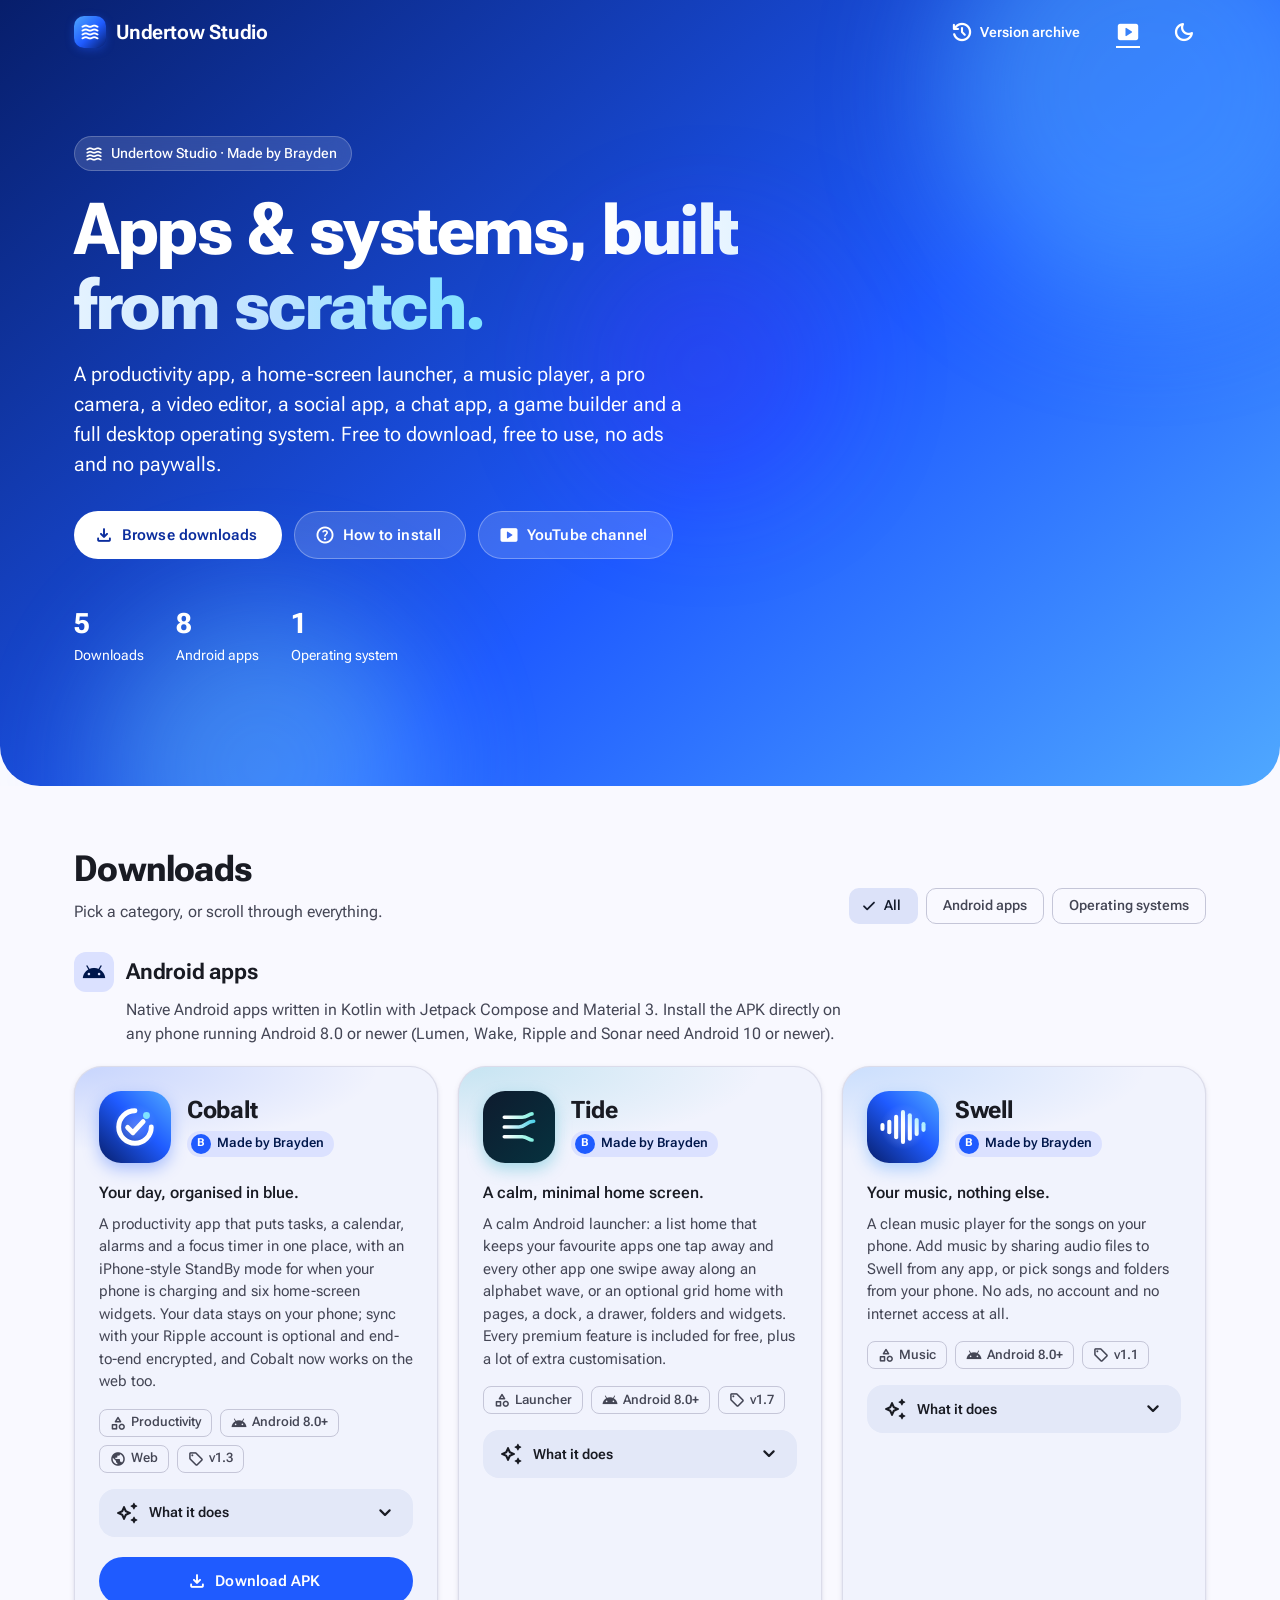
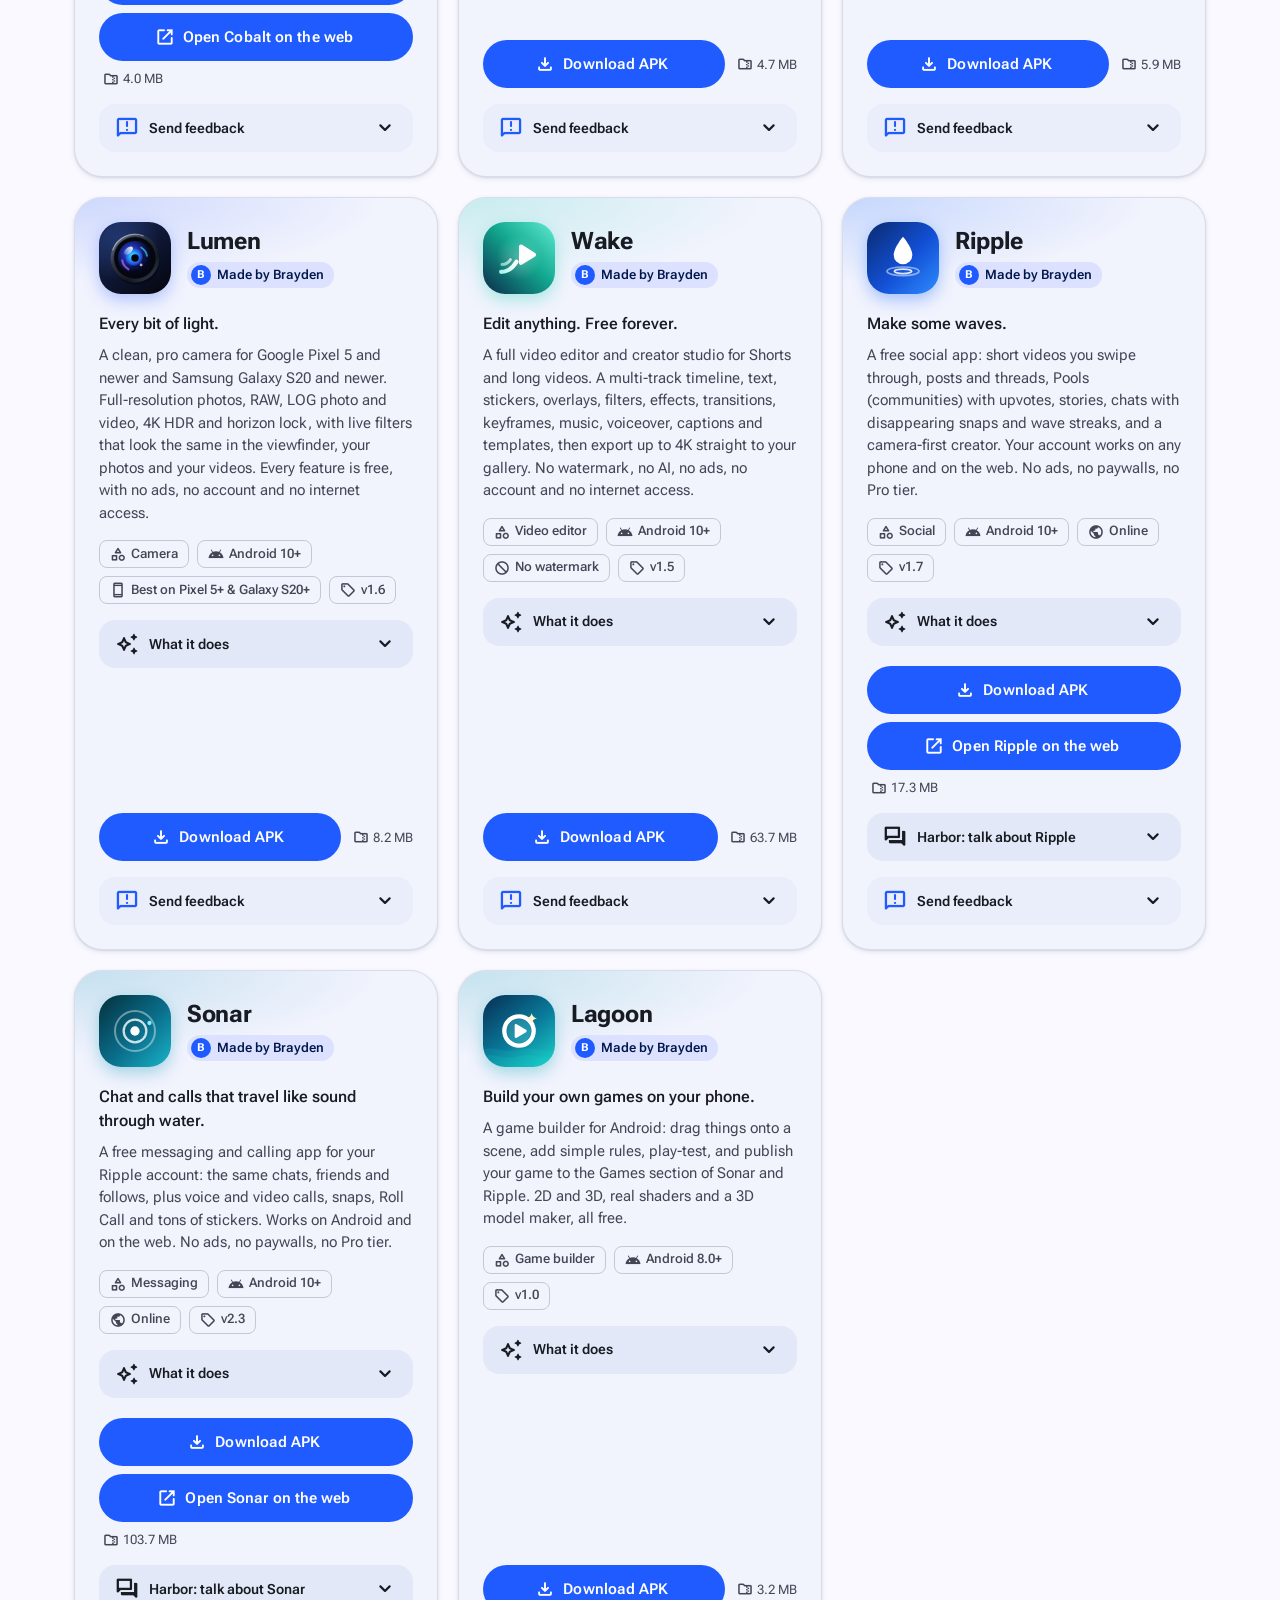
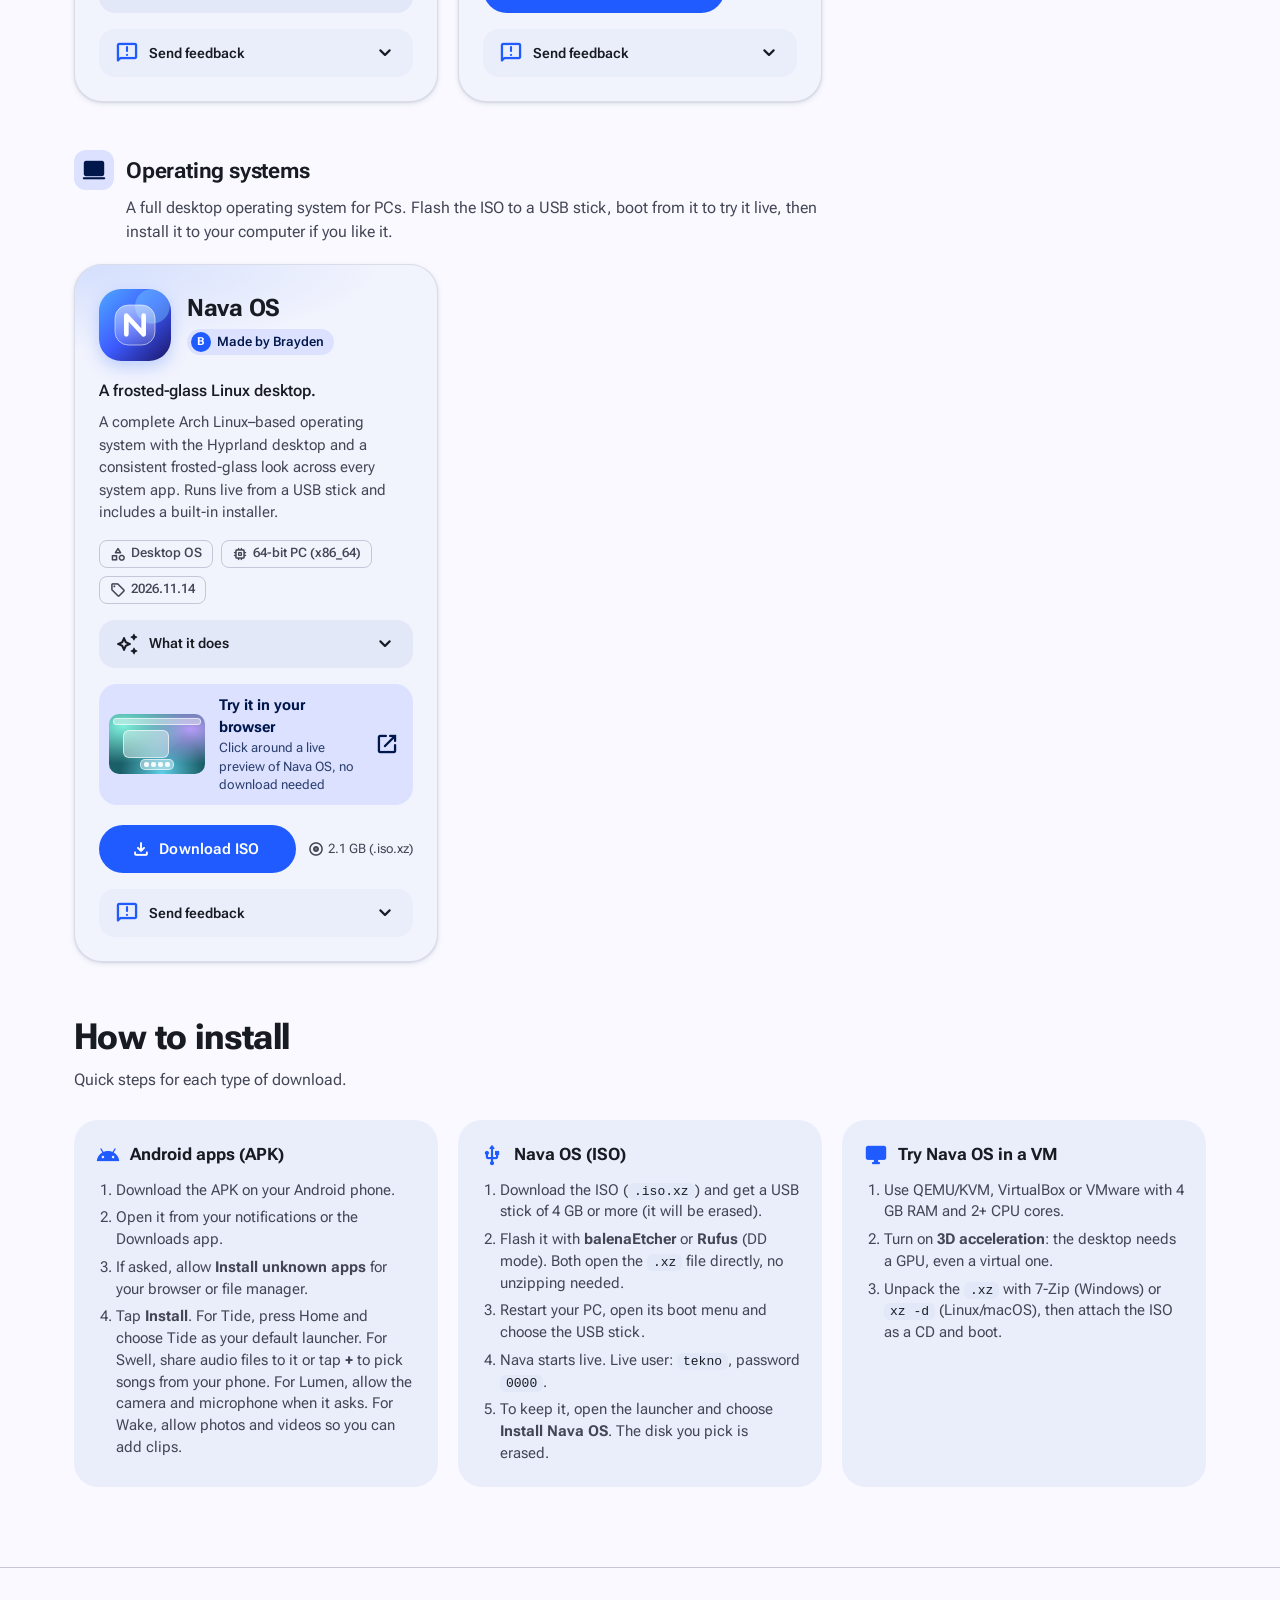
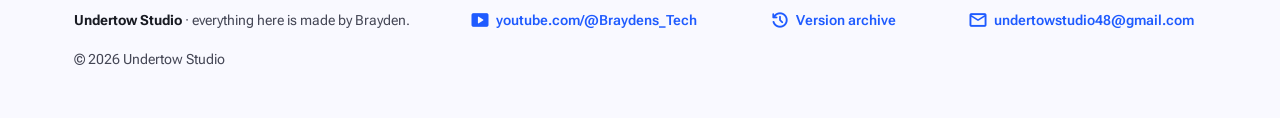
<file: index.html>
<!doctype html>
<html lang="en">
<head>
<meta charset="utf-8">
<meta name="viewport" content="width=device-width, initial-scale=1">
<title>Undertow Studio – Free Android apps &amp; Nava OS by Brayden</title>
<meta name="description" content="Free Android apps and a desktop operating system made by Brayden: Cobalt (tasks, alarms and focus timer), Tide (minimal launcher), Swell (music player), Lumen (camera), Wake (video editor), Lagoon (game builder) and Nava OS. No ads, no paywalls.">
<meta name="author" content="Brayden">
<meta name="robots" content="index, follow">
<link rel="canonical" href="https://1tekno4884-sketch.github.io/undertow-studio/">
<link rel="icon" href="favicon.ico" sizes="48x48">
<link rel="icon" type="image/png" sizes="192x192" href="icon-192.png">
<link rel="apple-touch-icon" href="apple-touch-icon.png">
<meta property="og:type" content="website">
<meta property="og:site_name" content="Undertow Studio">
<meta property="og:title" content="Undertow Studio – Free Android apps &amp; Nava OS by Brayden">
<meta property="og:description" content="Free Android apps and a desktop operating system made by Brayden: Cobalt (tasks, alarms and focus timer), Tide (minimal launcher), Swell (music player), Lumen (camera), Wake (video editor), Lagoon (game builder) and Nava OS. No ads, no paywalls.">
<meta property="og:url" content="https://1tekno4884-sketch.github.io/undertow-studio/">
<meta property="og:image" content="https://1tekno4884-sketch.github.io/undertow-studio/og-image.png">
<meta property="og:image:width" content="1200">
<meta property="og:image:height" content="630">
<meta property="og:image:alt" content="Undertow Studio: Cobalt, Tide, Swell, Lumen, Wake and Nava OS. Made by Brayden.">
<meta name="twitter:card" content="summary_large_image">
<meta name="twitter:title" content="Undertow Studio – Free Android apps &amp; Nava OS by Brayden">
<meta name="twitter:description" content="Free Android apps and a desktop operating system made by Brayden: Cobalt (tasks, alarms and focus timer), Tide (minimal launcher), Swell (music player), Lumen (camera), Wake (video editor), Lagoon (game builder) and Nava OS. No ads, no paywalls.">
<meta name="twitter:image" content="https://1tekno4884-sketch.github.io/undertow-studio/og-image.png">
<script type="application/ld+json">
{
 "@context": "https://schema.org",
 "@graph": [
  {
   "@type": "WebSite",
   "@id": "https://1tekno4884-sketch.github.io/undertow-studio/#website",
   "url": "https://1tekno4884-sketch.github.io/undertow-studio/",
   "name": "Undertow Studio",
   "description": "Free Android apps and a desktop operating system made by Brayden: Cobalt (tasks, alarms and focus timer), Tide (minimal launcher), Swell (music player), Lumen (camera), Wake (video editor), Lagoon (game builder) and Nava OS. No ads, no paywalls.",
   "inLanguage": "en",
   "publisher": {
    "@id": "https://1tekno4884-sketch.github.io/undertow-studio/#brayden"
   }
  },
  {
   "@type": "Person",
   "@id": "https://1tekno4884-sketch.github.io/undertow-studio/#brayden",
   "name": "Brayden",
   "url": "https://www.youtube.com/@Braydens_Tech",
   "sameAs": [
    "https://www.youtube.com/@Braydens_Tech"
   ]
  },
  {
   "@type": "SoftwareApplication",
   "name": "Cobalt",
   "applicationCategory": "ProductivityApplication",
   "operatingSystem": "Android 8.0+",
   "softwareVersion": "1.3",
   "fileSize": "4.0MB",
   "description": "Productivity app with tasks, a calendar with events and reminders, alarms, a focus timer, StandBy mode, six widgets and optional end-to-end encrypted sync with a web version.",
   "downloadUrl": "https://1tekno4884-sketch.github.io/undertow-studio/Cobalt.apk",
   "url": "https://1tekno4884-sketch.github.io/undertow-studio/#downloads",
   "image": "https://1tekno4884-sketch.github.io/undertow-studio/icon-512.png",
   "offers": {
    "@type": "Offer",
    "price": "0",
    "priceCurrency": "USD"
   },
   "author": {
    "@id": "https://1tekno4884-sketch.github.io/undertow-studio/#brayden"
   }
  },
  {
   "@type": "SoftwareApplication",
   "name": "Tide",
   "applicationCategory": "UtilitiesApplication",
   "operatingSystem": "Android 8.0+",
   "softwareVersion": "1.7",
   "fileSize": "4.8MB",
   "description": "Minimal Android launcher with a list mode and an optional grid mode (pages, dock, drawer, folders, widgets, gestures), every premium feature free.",
   "downloadUrl": "https://1tekno4884-sketch.github.io/undertow-studio/Tide.apk",
   "url": "https://1tekno4884-sketch.github.io/undertow-studio/#downloads",
   "image": "https://1tekno4884-sketch.github.io/undertow-studio/icon-512.png",
   "offers": {
    "@type": "Offer",
    "price": "0",
    "priceCurrency": "USD"
   },
   "author": {
    "@id": "https://1tekno4884-sketch.github.io/undertow-studio/#brayden"
   }
  },
  {
   "@type": "SoftwareApplication",
   "name": "Swell",
   "applicationCategory": "MultimediaApplication",
   "operatingSystem": "Android 8.0+",
   "softwareVersion": "1.1",
   "fileSize": "5.9MB",
   "description": "Clean, free music player for the songs on your phone. Add music by sharing audio files to it or picking them from your phone.",
   "downloadUrl": "https://1tekno4884-sketch.github.io/undertow-studio/Swell.apk",
   "url": "https://1tekno4884-sketch.github.io/undertow-studio/#downloads",
   "image": "https://1tekno4884-sketch.github.io/undertow-studio/icon-512.png",
   "offers": {
    "@type": "Offer",
    "price": "0",
    "priceCurrency": "USD"
   },
   "author": {
    "@id": "https://1tekno4884-sketch.github.io/undertow-studio/#brayden"
   }
  },
  {
   "@type": "SoftwareApplication",
   "name": "Lumen",
   "applicationCategory": "PhotographyApplication",
   "operatingSystem": "Android 10+",
   "softwareVersion": "1.6",
   "fileSize": "8.2MB",
   "description": "Free pro camera for Google Pixel 5+ and Samsung Galaxy S20+: 15 modes, RAW, LOG photo and video, 4K HDR, horizon lock, 38 live filters, LUTs and deep customisation.",
   "downloadUrl": "https://1tekno4884-sketch.github.io/undertow-studio/Lumen.apk",
   "url": "https://1tekno4884-sketch.github.io/undertow-studio/#downloads",
   "image": "https://1tekno4884-sketch.github.io/undertow-studio/icon-512.png",
   "offers": {
    "@type": "Offer",
    "price": "0",
    "priceCurrency": "USD"
   },
   "author": {
    "@id": "https://1tekno4884-sketch.github.io/undertow-studio/#brayden"
   }
  },
  {
   "@type": "SoftwareApplication",
   "name": "Wake",
   "applicationCategory": "MultimediaApplication",
   "operatingSystem": "Android 10+",
   "softwareVersion": "1.5",
   "fileSize": "63.7MB",
   "description": "Free video editor and creator studio with no watermark and no AI: multi-track timeline, text, stickers, overlays, filters, LUTs, colour grading, green screen, effects, transitions, keyframes, music maker, voiceover, captions, templates in every shape, photo editor, thumbnail maker and up to 4K export.",
   "downloadUrl": "https://1tekno4884-sketch.github.io/undertow-studio/Wake.apk",
   "url": "https://1tekno4884-sketch.github.io/undertow-studio/#downloads",
   "image": "https://1tekno4884-sketch.github.io/undertow-studio/icon-512.png",
   "offers": {
    "@type": "Offer",
    "price": "0",
    "priceCurrency": "USD"
   },
   "author": {
    "@id": "https://1tekno4884-sketch.github.io/undertow-studio/#brayden"
   }
  },
  {
   "@type": "SoftwareApplication",
   "name": "Ripple",
   "applicationCategory": "SocialNetworkingApplication",
   "operatingSystem": "Android 10+",
   "softwareVersion": "1.7",
   "fileSize": "17.6MB",
   "description": "Free social app: vertical short videos, posts and threads, Pools (communities) with upvotes, stories, chats with disappearing snaps and streaks. No ads, no paywalls.",
   "downloadUrl": "https://1tekno4884-sketch.github.io/undertow-studio/Ripple.apk",
   "url": "https://1tekno4884-sketch.github.io/undertow-studio/#downloads",
   "image": "https://1tekno4884-sketch.github.io/undertow-studio/icon-512.png",
   "offers": {
    "@type": "Offer",
    "price": "0",
    "priceCurrency": "USD"
   }
  },
  {
   "@type": "SoftwareApplication",
   "name": "Sonar",
   "applicationCategory": "CommunicationApplication",
   "operatingSystem": "Android 10+",
   "softwareVersion": "2.3",
   "fileSize": "103.9MB",
   "description": "Free messaging and calling app for Ripple accounts: chats, voice and video calls, snaps, Roll Call and stickers. Also on the web. No ads, no paywalls.",
   "downloadUrl": "https://github.com/1tekno4884-sketch/undertow-studio/releases/download/sonar-2.3/Sonar.apk",
   "url": "https://1tekno4884-sketch.github.io/undertow-studio/#downloads",
   "image": "https://1tekno4884-sketch.github.io/undertow-studio/icon-512.png",
   "offers": {
    "@type": "Offer",
    "price": "0",
    "priceCurrency": "USD"
   }
  },
  {
   "@type": "SoftwareApplication",
   "name": "Lagoon",
   "applicationCategory": "DeveloperApplication",
   "operatingSystem": "Android 8.0+",
   "softwareVersion": "1.0",
   "fileSize": "3.2MB",
   "description": "Free game builder for Android: visual 2D and 3D editor, rules, physics, shaders, a 3D model maker, sound and music, and publishing to the Games section of Sonar and Ripple.",
   "downloadUrl": "https://1tekno4884-sketch.github.io/undertow-studio/Lagoon.apk",
   "url": "https://1tekno4884-sketch.github.io/undertow-studio/#downloads",
   "image": "https://1tekno4884-sketch.github.io/undertow-studio/icon-512.png",
   "offers": {
    "@type": "Offer",
    "price": "0",
    "priceCurrency": "USD"
   },
   "author": {
    "@id": "https://1tekno4884-sketch.github.io/undertow-studio/#brayden"
   }
  },
  {
   "@type": "SoftwareApplication",
   "name": "Nava OS",
   "applicationCategory": "OperatingSystem",
   "operatingSystem": "x86_64 PC",
   "description": "Frosted-glass Arch Linux and Hyprland desktop operating system.",
   "url": "https://1tekno4884-sketch.github.io/undertow-studio/#downloads",
   "offers": {
    "@type": "Offer",
    "price": "0",
    "priceCurrency": "USD"
   },
   "author": {
    "@id": "https://1tekno4884-sketch.github.io/undertow-studio/#brayden"
   }
  }
 ]
}
</script>
<meta name="theme-color" content="#1f5bff">
<link rel="preconnect" href="https://fonts.googleapis.com">
<link rel="preconnect" href="https://fonts.gstatic.com" crossorigin>
<link href="https://fonts.googleapis.com/css2?family=Roboto+Flex:opsz,wght@8..144,300..800&family=Material+Symbols+Rounded:opsz,wght,FILL,GRAD@24,500,0..1,0&display=swap" rel="stylesheet">
<style>
/* ---------- Material 3 blue tokens ---------- */
:root{
  --primary:#1f5bff; --on-primary:#ffffff;
  --primary-container:#dbe1ff; --on-primary-container:#00174b;
  --secondary-container:#dce2f9; --on-secondary-container:#141b2c;
  --tertiary:#00658f;
  --surface:#f9f9ff; --surface-1:#f1f3fd; --surface-2:#eaeefb; --surface-3:#e3e8f8;
  --on-surface:#191b23; --on-surface-variant:#444655;
  --outline:#757687; --outline-variant:#c5c6d8;
  --scrim:rgba(0,10,40,.45);
  --shadow:0 1px 2px rgba(0,20,80,.10),0 2px 6px rgba(0,20,80,.08);
  --shadow-hi:0 6px 14px rgba(0,30,110,.14),0 18px 40px rgba(0,30,110,.12);
  --hero-a:#071e6b; --hero-b:#1f5bff; --hero-c:#4fa8ff;
  --ease:cubic-bezier(.2,0,0,1); --ease-emph:cubic-bezier(.05,.7,.1,1);
  color-scheme:light;
}
@media (prefers-color-scheme:dark){
  :root:not([data-theme="light"]){
    --primary:#b4c5ff; --on-primary:#002a78;
    --primary-container:#003ea8; --on-primary-container:#dbe1ff;
    --secondary-container:#3c4356; --on-secondary-container:#dce2f9;
    --tertiary:#7fd0ff;
    --surface:#11131b; --surface-1:#191b24; --surface-2:#1e2029; --surface-3:#282a34;
    --on-surface:#e2e2ee; --on-surface-variant:#c5c6d8;
    --outline:#8f90a2; --outline-variant:#444655;
    --scrim:rgba(0,0,0,.6);
    --shadow:0 1px 2px rgba(0,0,0,.4),0 2px 6px rgba(0,0,0,.3);
    --shadow-hi:0 8px 18px rgba(0,0,0,.45),0 20px 44px rgba(0,0,0,.35);
    --hero-a:#020b2e; --hero-b:#0f3bb8; --hero-c:#2a78e0;
    color-scheme:dark;
  }
}
:root[data-theme="dark"]{
  --primary:#b4c5ff; --on-primary:#002a78;
  --primary-container:#003ea8; --on-primary-container:#dbe1ff;
  --secondary-container:#3c4356; --on-secondary-container:#dce2f9;
  --tertiary:#7fd0ff;
  --surface:#11131b; --surface-1:#191b24; --surface-2:#1e2029; --surface-3:#282a34;
  --on-surface:#e2e2ee; --on-surface-variant:#c5c6d8;
  --outline:#8f90a2; --outline-variant:#444655;
  --scrim:rgba(0,0,0,.6);
  --shadow:0 1px 2px rgba(0,0,0,.4),0 2px 6px rgba(0,0,0,.3);
  --shadow-hi:0 8px 18px rgba(0,0,0,.45),0 20px 44px rgba(0,0,0,.35);
  --hero-a:#020b2e; --hero-b:#0f3bb8; --hero-c:#2a78e0;
  color-scheme:dark;
}

*{box-sizing:border-box;margin:0;padding:0}
html{scroll-behavior:smooth}
body{
  font-family:"Roboto Flex",system-ui,-apple-system,"Segoe UI",Roboto,sans-serif;
  background:var(--surface); color:var(--on-surface);
  line-height:1.5; -webkit-font-smoothing:antialiased;
  transition:background-color .4s var(--ease),color .4s var(--ease);
  overflow-x:hidden;
}
a{color:inherit}
.ms{font-family:"Material Symbols Rounded";font-weight:normal;font-style:normal;font-size:24px;line-height:1;
  display:inline-block;letter-spacing:normal;text-transform:none;white-space:nowrap;direction:ltr;
  font-variation-settings:"FILL" 0,"wght" 500,"opsz" 24;-webkit-font-smoothing:antialiased;user-select:none}
.ms.fill{font-variation-settings:"FILL" 1,"wght" 500,"opsz" 24}
.wrap{max-width:1180px;margin:0 auto;padding:0 24px}

/* ---------- Top app bar ---------- */
.appbar{position:fixed;inset:0 0 auto 0;z-index:20;height:64px;display:flex;align-items:center;
  transition:background-color .3s var(--ease),box-shadow .3s var(--ease),color .3s var(--ease);color:#fff}
.appbar.scrolled{background:var(--surface-2);color:var(--on-surface);box-shadow:var(--shadow)}
.appbar .wrap{display:flex;align-items:center;gap:12px;width:100%}
.brand{display:flex;align-items:center;gap:10px;font-weight:650;font-size:20px;letter-spacing:-.2px;text-decoration:none}
.brand-dot{width:32px;height:32px;border-radius:10px;background:linear-gradient(135deg,#4fa8ff,#1f5bff 55%,#071e6b);
  display:grid;place-items:center;color:#fff;box-shadow:0 2px 8px rgba(31,91,255,.4)}
.brand-dot .ms{font-size:20px}
.spacer{flex:1}
.icon-btn{width:44px;height:44px;border-radius:50%;border:0;background:transparent;color:inherit;cursor:pointer;
  display:grid;place-items:center;position:relative;overflow:hidden;transition:background-color .2s var(--ease)}
.icon-btn:hover{background:color-mix(in srgb,currentColor 10%,transparent)}
.icon-btn:focus-visible{outline:2px solid currentColor;outline-offset:2px}
.icon-btn .ms{transition:transform .5s var(--ease-emph)}
.icon-btn:active .ms{transform:rotate(-40deg) scale(.9)}

/* ---------- Hero ---------- */
.hero{position:relative;overflow:hidden;color:#fff;padding:136px 0 120px;
  background:linear-gradient(140deg,var(--hero-a),var(--hero-b) 58%,var(--hero-c));
  border-radius:0 0 40px 40px}
.blob{position:absolute;border-radius:50%;filter:blur(60px);opacity:.55;will-change:transform}
.blob.b1{width:420px;height:420px;background:#4fa8ff;top:-120px;right:-80px;animation:float1 16s var(--ease) infinite alternate}
.blob.b2{width:320px;height:320px;background:#7fe3ff;bottom:-140px;left:8%;opacity:.35;animation:float2 19s var(--ease) infinite alternate}
.blob.b3{width:260px;height:260px;background:#3d2bff;top:30%;left:45%;opacity:.3;animation:float3 22s var(--ease) infinite alternate}
@keyframes float1{to{transform:translate(-90px,70px) scale(1.15)}}
@keyframes float2{to{transform:translate(120px,-50px) scale(1.2)}}
@keyframes float3{to{transform:translate(-140px,40px) scale(.85)}}
.hero .wrap{position:relative}
.eyebrow{display:inline-flex;align-items:center;gap:8px;padding:6px 14px 6px 10px;border-radius:999px;
  background:rgba(255,255,255,.14);backdrop-filter:blur(10px);-webkit-backdrop-filter:blur(10px);
  border:1px solid rgba(255,255,255,.22);font-size:14px;font-weight:500}
.eyebrow .ms{font-size:18px}
.hero h1{font-size:clamp(40px,7vw,72px);line-height:1.04;letter-spacing:-1.5px;font-weight:700;margin:22px 0 16px;max-width:800px}
.hero h1 span{background:linear-gradient(90deg,#fff,#bfe2ff 60%,#7fe3ff);-webkit-background-clip:text;background-clip:text;color:transparent}
.hero p{font-size:clamp(17px,2.2vw,20px);max-width:620px;opacity:.88}
.hero-actions{display:flex;flex-wrap:wrap;gap:12px;margin-top:32px}
.stats{display:flex;flex-wrap:wrap;gap:12px 32px;margin-top:44px;font-size:14px;opacity:.9}
.stats b{display:block;font-size:28px;font-weight:700;letter-spacing:-.5px}

/* entrance animation */
.rise{opacity:0;transform:translateY(24px);animation:rise .9s var(--ease-emph) forwards}
@keyframes rise{to{opacity:1;transform:none}}
.d1{animation-delay:.05s}.d2{animation-delay:.15s}.d3{animation-delay:.25s}.d4{animation-delay:.35s}.d5{animation-delay:.45s}

/* ---------- Buttons ---------- */
.btn{--bg:var(--primary);--fg:var(--on-primary);position:relative;overflow:hidden;display:inline-flex;align-items:center;justify-content:center;gap:8px;
  height:48px;padding:0 24px 0 20px;border-radius:999px;border:0;cursor:pointer;text-decoration:none;
  background:var(--bg);color:var(--fg);font:inherit;font-size:15px;font-weight:600;letter-spacing:.1px;
  transition:box-shadow .25s var(--ease),transform .25s var(--ease),background-color .25s var(--ease);-webkit-tap-highlight-color:transparent}
.btn:hover{box-shadow:var(--shadow-hi);transform:translateY(-1px)}
.btn:active{transform:scale(.97)}
.btn:focus-visible{outline:3px solid var(--primary);outline-offset:3px}
.btn .ms{font-size:20px}
.btn.light{--bg:#fff;--fg:#0b2d9e}
.btn.glass{--bg:rgba(255,255,255,.14);--fg:#fff;border:1px solid rgba(255,255,255,.3);backdrop-filter:blur(10px);-webkit-backdrop-filter:blur(10px)}
.btn.tonal{--bg:var(--secondary-container);--fg:var(--on-secondary-container)}
.btn.text{--bg:transparent;--fg:var(--primary);padding:0 14px}
.btn.text:hover{box-shadow:none;background:color-mix(in srgb,var(--primary) 10%,transparent)}
.ripple{position:absolute;border-radius:50%;transform:scale(0);background:currentColor;opacity:.25;pointer-events:none;animation:ripple .6s var(--ease) forwards}
@keyframes ripple{to{transform:scale(2.6);opacity:0}}

/* ---------- Section + chips ---------- */
main{padding:56px 0 40px}
.section-head{display:flex;flex-wrap:wrap;align-items:flex-end;justify-content:space-between;gap:20px;margin-bottom:28px}
.section-head h2{font-size:clamp(28px,4vw,36px);letter-spacing:-.6px;font-weight:700}
.section-head p{color:var(--on-surface-variant);margin-top:4px}
.chips{display:flex;flex-wrap:wrap;gap:8px}
.chip{position:relative;overflow:hidden;display:inline-flex;align-items:center;gap:6px;height:36px;padding:0 16px;border-radius:10px;
  border:1px solid var(--outline-variant);background:transparent;color:var(--on-surface-variant);font:inherit;font-size:14px;font-weight:550;cursor:pointer;
  transition:all .3s var(--ease)}
.chip .ms{font-size:18px;width:0;margin-left:-6px;opacity:0;transition:all .3s var(--ease)}
.chip:hover{background:var(--surface-2)}
.chip[aria-pressed="true"]{background:var(--secondary-container);color:var(--on-secondary-container);border-color:transparent;padding-left:10px}
.chip[aria-pressed="true"] .ms{width:18px;margin-left:0;opacity:1}
.chip:focus-visible{outline:2px solid var(--primary);outline-offset:2px}

/* ---------- Category groups ---------- */
.group{margin-bottom:48px;transition:opacity .35s var(--ease),transform .35s var(--ease)}
.group.hide{display:none}
.group.fade{opacity:0;transform:translateY(12px)}
.group-title{display:flex;align-items:center;gap:12px;margin-bottom:6px}
.group-title .ic{width:40px;height:40px;border-radius:12px;display:grid;place-items:center;background:var(--primary-container);color:var(--on-primary-container)}
.group-title h3{font-size:22px;font-weight:650;letter-spacing:-.2px}
.group-desc{color:var(--on-surface-variant);margin:0 0 20px 52px;max-width:720px}

.grid{display:grid;grid-template-columns:repeat(auto-fill,minmax(min(100%,340px),1fr));gap:20px}

/* ---------- Cards ---------- */
.card{position:relative;display:flex;flex-direction:column;background:var(--surface-1);border-radius:28px;padding:24px;
  border:1px solid color-mix(in srgb,var(--outline-variant) 50%,transparent);
  box-shadow:var(--shadow);overflow:hidden;
  opacity:0;transform:translateY(32px) scale(.98);
  transition:opacity .7s var(--ease-emph),transform .7s var(--ease-emph),box-shadow .35s var(--ease),background-color .35s var(--ease)}
.card.in{opacity:1;transform:none}
.card.in:hover{box-shadow:var(--shadow-hi);transform:translateY(-4px);background:var(--surface-2)}
.card::before{content:"";position:absolute;inset:0 0 auto 0;height:120px;opacity:.9;pointer-events:none;
  background:radial-gradient(120% 100% at 0% 0%,color-mix(in srgb,var(--accent) 22%,transparent),transparent 70%)}
.card-top{display:flex;gap:16px;align-items:center;position:relative}
.app-icon{width:72px;height:72px;flex:none;border-radius:22px;overflow:hidden;box-shadow:0 6px 16px color-mix(in srgb,var(--accent) 35%,transparent);
  transition:transform .6s var(--ease-emph)}
.card:hover .app-icon{transform:rotate(-6deg) scale(1.06)}
.app-icon svg{display:block;width:100%;height:100%}
.card h4{font-size:24px;font-weight:700;letter-spacing:-.3px;line-height:1.15}
.byline{display:inline-flex;align-items:center;gap:6px;margin-top:6px;padding:3px 10px 3px 4px;border-radius:999px;
  background:var(--primary-container);color:var(--on-primary-container);font-size:12.5px;font-weight:600}
.byline .av{width:20px;height:20px;border-radius:50%;display:grid;place-items:center;background:var(--primary);color:var(--on-primary);font-size:11px;font-weight:800}
.tagline{position:relative;margin-top:18px;font-size:16px;font-weight:550}
.desc{position:relative;margin-top:8px;color:var(--on-surface-variant);font-size:15px}
.meta{position:relative;display:flex;flex-wrap:wrap;gap:8px;margin-top:16px}
.tag{display:inline-flex;align-items:center;gap:5px;height:28px;padding:0 10px;border-radius:8px;border:1px solid var(--outline-variant);
  font-size:12.5px;font-weight:550;color:var(--on-surface-variant)}
.tag .ms{font-size:16px}

details.feat{position:relative;margin-top:16px;border-radius:16px;background:var(--surface-3);overflow:hidden}
details.feat summary{list-style:none;cursor:pointer;display:flex;align-items:center;gap:10px;padding:12px 16px;font-weight:600;font-size:14px;user-select:none}
details.feat summary::-webkit-details-marker{display:none}
details.feat summary .chev{margin-left:auto;transition:transform .35s var(--ease)}
details.feat[open] summary .chev{transform:rotate(180deg)}
details.feat summary:focus-visible{outline:2px solid var(--primary);outline-offset:-2px;border-radius:16px}
.feat-body{display:grid;grid-template-rows:0fr;transition:grid-template-rows .4s var(--ease)}
details.feat[open] .feat-body{grid-template-rows:1fr}
.feat-body>div{overflow:hidden}
.feat ul{list-style:none;padding:0 16px 14px;display:grid;gap:8px}
.feat li{display:flex;gap:10px;font-size:14px;color:var(--on-surface-variant)}
.feat li .ms{font-size:18px;color:var(--primary);flex:none;margin-top:1px}
.feat li b{color:var(--on-surface);font-weight:600}

.card-actions{position:relative;margin-top:auto;padding-top:20px;display:flex;flex-wrap:wrap;gap:8px;align-items:center}
.card-actions .btn{flex:1 1 auto}
.size{font-size:13px;color:var(--on-surface-variant);display:flex;align-items:center;gap:4px;margin-left:4px}
.size .ms{font-size:16px}


/* Nava live preview tile */
.preview{position:relative;display:flex;align-items:center;gap:14px;margin-top:16px;padding:10px 14px 10px 10px;border-radius:18px;text-decoration:none;
  background:var(--primary-container);color:var(--on-primary-container);transition:transform .35s var(--ease-emph),box-shadow .35s var(--ease)}
.preview:hover{transform:translateY(-2px);box-shadow:var(--shadow-hi)}
.preview:focus-visible{outline:3px solid var(--primary);outline-offset:3px}
.pv-screen{position:relative;flex:none;width:96px;height:60px;border-radius:10px;overflow:hidden;
  background:radial-gradient(at 15% 20%,#7ff0dc,transparent 55%),radial-gradient(at 85% 25%,#b69cf7,transparent 55%),radial-gradient(at 55% 100%,#5fd0e8,transparent 55%),#1b5f68}
.pv-screen span{position:absolute;background:rgba(255,255,255,.4);border:1px solid rgba(255,255,255,.6);backdrop-filter:blur(4px)}
.pv-bar{left:4px;right:4px;top:4px;height:7px;border-radius:4px}
.pv-win{left:14px;top:16px;width:46px;height:28px;border-radius:6px;animation:pvwin 4s var(--ease-emph) infinite}
.pv-dock{left:50%;bottom:4px;transform:translateX(-50%);display:flex;gap:2px;padding:2px 3px;border-radius:5px}
.pv-dock i{width:5px;height:5px;border-radius:2px;background:rgba(255,255,255,.9)}
@keyframes pvwin{0%,15%{transform:none}45%,65%{transform:translate(22px,-2px)}95%,100%{transform:none}}
.pv-text{display:flex;flex-direction:column;min-width:0}
.pv-text b{font-size:15px}
.pv-text small{font-size:12.5px;opacity:.8}
.pv-go{margin-left:auto;transition:transform .35s var(--ease-emph)}
.preview:hover .pv-go{transform:translate(2px,-2px)}
/* ---------- Help section ---------- */
.help{display:grid;grid-template-columns:repeat(auto-fit,minmax(min(100%,300px),1fr));gap:20px;margin-top:8px}
.help-card{background:var(--surface-2);border-radius:24px;padding:22px;opacity:0;transform:translateY(24px);transition:opacity .7s var(--ease-emph),transform .7s var(--ease-emph)}
.help-card.in{opacity:1;transform:none}
.help-card h4{display:flex;align-items:center;gap:10px;font-size:17px;margin-bottom:12px}
.help-card h4 .ms{color:var(--primary)}
.help-card ol{padding-left:20px;color:var(--on-surface-variant);font-size:14.5px;display:grid;gap:6px}
.help-card code{font-family:ui-monospace,"JetBrains Mono",monospace;font-size:13px;background:var(--surface-3);padding:1px 6px;border-radius:6px;color:var(--on-surface)}

footer{margin-top:40px;padding:36px 0 48px;border-top:1px solid var(--outline-variant);color:var(--on-surface-variant);font-size:14px}
footer .wrap{display:flex;flex-wrap:wrap;justify-content:space-between;gap:12px;align-items:center}
footer b{color:var(--on-surface)}
.yt-link{display:inline-flex;align-items:center;gap:6px;text-decoration:none;color:var(--primary);font-weight:600;border-radius:999px;padding:6px 12px;transition:background-color .2s var(--ease)}
.yt-link:hover{background:color-mix(in srgb,var(--primary) 10%,transparent)}
.yt-link .ms{font-size:20px}

/* ---------- Snackbar ---------- */
.snackbar{position:fixed;left:50%;bottom:24px;z-index:40;display:flex;align-items:center;gap:12px;min-height:48px;max-width:calc(100% - 32px);
  padding:12px 20px 12px 16px;border-radius:12px;background:#2e3038;color:#eff0fa;box-shadow:var(--shadow-hi);font-size:14.5px;
  transform:translate(-50%,140%);opacity:0;transition:transform .45s var(--ease-emph),opacity .3s var(--ease)}
.snackbar.show{transform:translate(-50%,0);opacity:1}
.snackbar .ms{color:#b4c5ff}

.to-top{position:fixed;right:20px;bottom:20px;z-index:30;width:56px;height:56px;border-radius:16px;border:0;cursor:pointer;
  background:var(--primary-container);color:var(--on-primary-container);box-shadow:var(--shadow-hi);display:grid;place-items:center;
  transform:scale(0) rotate(-90deg);transition:transform .4s var(--ease-emph)}
.to-top.show{transform:none}
.to-top:hover{filter:brightness(1.05)}

@media (max-width:600px){
  .wrap{padding:0 16px}
  .hero{padding:112px 0 84px;border-radius:0 0 28px 28px}
  .group-desc{margin-left:0}
  .card{padding:20px;border-radius:24px}
  .app-icon{width:60px;height:60px;border-radius:18px}
  .card h4{font-size:21px}
}
@media (prefers-reduced-motion:reduce){
  *,*::before,*::after{animation-duration:.01ms!important;animation-iteration-count:1!important;transition-duration:.01ms!important}
  .rise,.card,.help-card{opacity:1;transform:none}
}

/* ---------- Feedback ---------- */
details.feat.fb{background:var(--surface-2)}
details.feat.fb summary>.ms:first-child{color:var(--primary)}
.fb-form{display:grid;gap:10px;padding:0 16px 16px}
.fb-kinds{display:flex;gap:6px;flex-wrap:wrap}
.fb-chip{border:1px solid color-mix(in srgb,var(--on-surface-variant) 35%,transparent);border-radius:999px;padding:6px 12px;font:inherit;font-size:13px;font-weight:500;background:transparent;color:var(--on-surface);cursor:pointer;transition:background .2s,color .2s}
.fb-chip[aria-pressed="true"]{background:var(--primary);color:var(--on-primary);border-color:transparent}
.fb-form textarea,.fb-form input{width:100%;box-sizing:border-box;border-radius:12px;border:1px solid color-mix(in srgb,var(--on-surface-variant) 30%,transparent);background:var(--surface);color:var(--on-surface);padding:10px 12px;font:inherit;font-size:14px}
.fb-form textarea{min-height:96px;resize:vertical}
.fb-form textarea:focus,.fb-form input:focus{outline:2px solid var(--primary);outline-offset:0;border-color:transparent}
.fb-form .btn{justify-self:start}
.fb-note{font-size:12px;color:var(--on-surface-variant);line-height:1.45}
.fb-note a{color:var(--primary)}
/* ---------- App bar link ---------- */
.nav-link{display:inline-flex;align-items:center;gap:6px;padding:8px 14px;border-radius:999px;color:inherit;text-decoration:none;font-weight:600;font-size:14px;transition:background .2s}
.nav-link:hover{background:color-mix(in srgb,var(--primary) 12%,transparent)}
@media (max-width:520px){.nav-link .lbl{display:none}}

/* "Recently updated" stamp: shown for 24 hours after an app's data-updated time. */
.tag.new{background:color-mix(in srgb,var(--accent,#2f8cff) 22%,transparent);color:inherit;font-weight:700}
.tag.new .ms{color:var(--accent,#2f8cff)}
</style>
</head>
<body>

<header class="appbar" id="appbar">
  <div class="wrap">
    <a class="brand" href="#top"><span class="brand-dot"><span class="ms fill">waves</span></span>Undertow Studio</a>
    <div class="spacer"></div>
    <a class="nav-link" href="archive.html" title="Older versions of every app"><span class="ms">history</span><span class="lbl">Version archive</span></a>
    <a class="icon-btn" href="https://www.youtube.com/@Braydens_Tech" target="_blank" rel="noopener" aria-label="YouTube channel" title="YouTube: Braydens_Tech"><span class="ms fill">smart_display</span></a>
    <button class="icon-btn" id="themeBtn" aria-label="Toggle dark mode" title="Toggle dark mode"><span class="ms" id="themeIcon">dark_mode</span></button>
  </div>
</header>

<section class="hero" id="top">
  <div class="blob b1"></div><div class="blob b2"></div><div class="blob b3"></div>
  <div class="wrap">
    <div class="eyebrow rise d1"><span class="ms fill">waves</span>Undertow Studio &middot; Made by Brayden</div>
    <h1 class="rise d2">Apps &amp; systems, <span>built from scratch.</span></h1>
    <p class="rise d3">A productivity app, a home-screen launcher, a music player, a pro camera, a video editor, a social app, a chat app, a game builder and a full desktop operating system. Free to download, free to use, no ads and no paywalls.</p>
    <div class="hero-actions rise d4">
      <a class="btn light" href="#downloads"><span class="ms">download</span>Browse downloads</a>
      <a class="btn glass" href="#help"><span class="ms">help</span>How to install</a>
      <a class="btn glass" href="https://www.youtube.com/@Braydens_Tech" target="_blank" rel="noopener"><span class="ms fill">smart_display</span>YouTube channel</a>
    </div>
    <div class="stats rise d5">
      <div><b>5</b>Downloads</div>
      <div><b>8</b>Android apps</div>
      <div><b>1</b>Operating system</div>
    </div>
  </div>
</section>

<main id="downloads">
  <div class="wrap">
    <div class="section-head">
      <div>
        <h2>Downloads</h2>
        <p>Pick a category, or scroll through everything.</p>
      </div>
      <div class="chips" role="group" aria-label="Filter by category">
        <button class="chip" data-filter="all" aria-pressed="true"><span class="ms">check</span>All</button>
        <button class="chip" data-filter="android" aria-pressed="false"><span class="ms">check</span>Android apps</button>
        <button class="chip" data-filter="os" aria-pressed="false"><span class="ms">check</span>Operating systems</button>
      </div>
    </div>

    <!-- ===== Android apps ===== -->
    <section class="group" data-cat="android">
      <div class="group-title"><span class="ic"><span class="ms fill">android</span></span><h3>Android apps</h3></div>
      <p class="group-desc">Native Android apps written in Kotlin with Jetpack Compose and Material 3. Install the APK directly on any phone running Android 8.0 or newer (Lumen, Wake, Ripple and Sonar need Android 10 or newer).</p>
      <div class="grid">

        <!-- Cobalt -->
        <article class="card" style="--accent:#1f5bff" data-updated="2026-11-25T18:52:28-06:00">
          <div class="card-top">
            <div class="app-icon" aria-hidden="true">
              <svg viewBox="0 0 108 108">
                <defs>
                  <linearGradient id="cbBg" x1="0" y1="108" x2="108" y2="0" gradientUnits="userSpaceOnUse">
                    <stop offset="0" stop-color="#071E6B"/><stop offset=".55" stop-color="#1F5BFF"/><stop offset="1" stop-color="#4FA8FF"/>
                  </linearGradient>
                  <radialGradient id="cbGlow" cx="54" cy="54" r="34" gradientUnits="userSpaceOnUse">
                    <stop offset="0" stop-color="#fff" stop-opacity=".25"/><stop offset="1" stop-color="#fff" stop-opacity="0"/>
                  </radialGradient>
                </defs>
                <rect width="108" height="108" fill="url(#cbBg)"/>
                <circle cx="54" cy="54" r="34" fill="url(#cbGlow)"/>
                <g transform="translate(-12 -12) scale(1.222)">
                  <path d="M54,34 A20,20 0 1,0 74,54" fill="none" stroke="#fff" stroke-width="6" stroke-linecap="round"/>
                  <path d="M45,54.5 L51.5,61 L64,47.5" fill="none" stroke="#fff" stroke-width="6" stroke-linecap="round" stroke-linejoin="round"/>
                  <circle cx="68.1" cy="39.9" r="4.2" fill="#7FE3FF"/>
                </g>
              </svg>
            </div>
            <div>
              <h4>Cobalt</h4>
              <span class="byline"><span class="av">B</span>Made by Brayden</span>
            </div>
          </div>
          <p class="tagline">Your day, organised in blue.</p>
          <p class="desc">A productivity app that puts tasks, a calendar, alarms and a focus timer in one place, with an iPhone-style StandBy mode for when your phone is charging and six home-screen widgets. Your data stays on your phone; sync with your Ripple account is optional and end-to-end encrypted, and Cobalt now works on the web too.</p>
          <div class="meta">
            <span class="tag"><span class="ms">category</span>Productivity</span>
            <span class="tag"><span class="ms">android</span>Android 8.0+</span>
            <span class="tag"><span class="ms">public</span>Web</span>
            <span class="tag"><span class="ms">sell</span>v1.3</span>
          </div>
          <details class="feat">
            <summary><span class="ms">auto_awesome</span>What it does<span class="ms chev">expand_more</span></summary>
            <div class="feat-body"><div><ul>
              <li><span class="ms">new_releases</span><span><b>New in 1.3</b>: a <b>Sea Glass</b> look (app and web), a new teal look and icon, <b>works with your other apps</b> — Tide shows your Cobalt events and tasks, other apps can add events and tasks after you confirm, and you can share an event with a friend — plus a <b>location</b> on events with "open in maps". <b>New in 1.2</b>: a <b>Calendar</b> (month, week, day and agenda) with events and reminders on any date, repeats, colours and notifications; tasks with due dates show on it too, plus a Calendar widget and your phone's calendars if you want them. <b>Optional accounts</b>: sign in with your Ripple account in Settings → Account to sync tasks and calendar between your phones and <b>Cobalt on the web</b> — your data stays on your phone and the synced copy is end-to-end encrypted. Also: swipe tasks to finish or delete, a "Coming up" card, week start day, backup and restore, and launcher shortcuts.</span></li>
              <li><span class="ms">task_alt</span><span><b>Tasks</b>: add, check off and track what you need to get done.</span></li>
              <li><span class="ms">alarm</span><span><b>Alarms</b>: real alarms with a full-screen ringing screen.</span></li>
              <li><span class="ms">timer</span><span><b>Focus timer</b>: timed focus sessions to get work done.</span></li>
              <li><span class="ms">bedtime</span><span><b>StandBy mode</b>: a big clock display for your nightstand, like iPhone StandBy.</span></li>
              <li><span class="ms">widgets</span><span><b>6 widgets</b>: Clock, Tasks, Calendar, Next Alarm, Today's Progress and Quick Actions.</span></li>
              <li><span class="ms">palette</span><span><b>Themes</b>: blue Material 3 design with extra colour themes and smooth animations.</span></li>
            </ul></div></div>
          </details>
          <div class="card-actions">
            <a class="btn dl" href="Cobalt.apk" download="Cobalt.apk" data-name="Cobalt"><span class="ms">download</span>Download APK</a>
            <a class="btn ghost" href="https://1tekno4884-sketch.github.io/cobalt-web/" target="_blank" rel="noopener"><span class="ms">open_in_new</span>Open Cobalt on the web</a>
            <span class="size"><span class="ms">folder_zip</span>4.0 MB</span>
          </div>
        
          <details class="feat fb" data-app="Cobalt">
            <summary><span class="ms">feedback</span>Send feedback<span class="ms chev">expand_more</span></summary>
            <div class="feat-body"><div>
              <form class="fb-form" novalidate>
                <div class="fb-kinds" role="group" aria-label="Type of feedback">
                  <button type="button" class="fb-chip" aria-pressed="true" data-kind="Bug report">Bug</button>
                  <button type="button" class="fb-chip" aria-pressed="false" data-kind="Idea">Idea</button>
                  <button type="button" class="fb-chip" aria-pressed="false" data-kind="Question">Question</button>
                  <button type="button" class="fb-chip" aria-pressed="false" data-kind="Praise">Praise</button>
                </div>
                <textarea name="msg" placeholder="What happened, or what would you like to see in Cobalt?" aria-label="Your message"></textarea>
                <input name="device" placeholder="Your device (optional, e.g. Pixel 10 Pro)" aria-label="Your device">
                <button class="btn dl" type="submit"><span class="ms">send</span>Open email</button>
                <p class="fb-note">Opens your email app with everything filled in, ready to send to <a href="mailto:undertowstudio48@gmail.com">undertowstudio48@gmail.com</a>.</p>
              </form>
            </div></div>
          </details>
        </article>

        <!-- Tide -->
        <article class="card" style="--accent:#18a9c4" data-updated="2026-11-25T18:52:28-06:00">
          <div class="card-top">
            <div class="app-icon" aria-hidden="true">
              <svg viewBox="0 0 108 108">
                <defs>
                  <linearGradient id="tdBg" x1="0" y1="0" x2="108" y2="108" gradientUnits="userSpaceOnUse">
                    <stop offset="0" stop-color="#0E1B2E"/><stop offset="1" stop-color="#06323F"/>
                  </linearGradient>
                  <linearGradient id="tdA" x1="36" y1="0" x2="72" y2="0" gradientUnits="userSpaceOnUse"><stop offset="0" stop-color="#fff"/><stop offset="1" stop-color="#7FF0E0"/></linearGradient>
                  <linearGradient id="tdB" x1="36" y1="0" x2="72" y2="0" gradientUnits="userSpaceOnUse"><stop offset="0" stop-color="#fff"/><stop offset="1" stop-color="#4FD1E8"/></linearGradient>
                </defs>
                <rect width="108" height="108" fill="url(#tdBg)"/>
                <g transform="translate(-12 -12) scale(1.222)" fill="none" stroke-width="4.5" stroke-linecap="round">
                  <path d="M36,42 L58,42 C64,42 66,38 70,38" stroke="url(#tdA)"/>
                  <path d="M36,54 L54,54 C62,54 63,47 72,47" stroke="url(#tdB)"/>
                  <path d="M36,66 L58,66 C64,66 66,70 70,70" stroke="url(#tdA)"/>
                </g>
              </svg>
            </div>
            <div>
              <h4>Tide</h4>
              <span class="byline"><span class="av">B</span>Made by Brayden</span>
            </div>
          </div>
          <p class="tagline">A calm, minimal home screen.</p>
          <p class="desc">A calm Android launcher: a list home that keeps your favourite apps one tap away and every other app one swipe away along an alphabet wave, or an optional grid home with pages, a dock, a drawer, folders and widgets. Every premium feature is included for free, plus a lot of extra customisation.</p>
          <div class="meta">
            <span class="tag"><span class="ms">category</span>Launcher</span>
            <span class="tag"><span class="ms">android</span>Android 8.0+</span>
            <span class="tag"><span class="ms">sell</span>v1.7</span>
          </div>
          <details class="feat">
            <summary><span class="ms">auto_awesome</span>What it does<span class="ms chev">expand_more</span></summary>
            <div class="feat-body"><div><ul>
              <li><span class="ms">new_releases</span><span><b>New in 1.7</b>: a cleaner <b>Grid mode</b>, <b>8 dock shapes</b> with lots of dock options (frost, height, corners, search bar in the dock, swipe up to show), <b>calendar widgets</b> (Month, Agenda, Next up, Cobalt tasks) that show your phone calendar and <b>Cobalt</b>, Cobalt in search ("fri 1pm", "focus 30"), many more calendar settings, <b>28 named wallpaper colours</b> (Ocean, Lagoon, Coral, Kelp, Reef, Abyss…) in 16 styles, and a <b>Sea Glass</b> look. <b>New in 1.6</b>: <b>Grid mode</b> (Settings → Home style → Grid) — a paged home screen with a dock, an app drawer (vertical, paged or list, with tabs and folders), folders, free-size widgets, columns and rows you choose, ten page transitions, a search bar, icon and label options, notification dots, icon packs for the apps they miss, gestures (swipe, double tap, pinch, two-finger) and importing a layout from another launcher's backup. Switch back to the list any time. The icon shadow switch is back, and Home works again on Android 15 when you're already home.</span></li>
              <li><span class="ms">format_list_bulleted</span><span><b>Minimal list home</b>: favourites on the home screen, all apps through the alphabet wave.</span></li>
              <li><span class="ms">widgets</span><span><b>Widgets &amp; folders</b>: place them anywhere between your favourites, move or remove them.</span></li>
              <li><span class="ms">schedule</span><span><b>Custom clock</b>: many clock styles with a full editor (long-press the clock).</span></li>
              <li><span class="ms">notifications</span><span><b>Notification previews</b> and dots on your apps.</span></li>
              <li><span class="ms">brush</span><span><b>Themes</b>: Material You colours, a theme gallery, built-in wallpapers and 14 fonts.</span></li>
              <li><span class="ms">edit</span><span><b>Per-app control</b>: rename, hide, change icons and set swipe actions.</span></li>
              <li><span class="ms">animation</span><span><b>App open &amp; close animations</b> you can choose from.</span></li>
            </ul></div></div>
          </details>
          <div class="card-actions">
            <a class="btn dl" href="Tide.apk" download="Tide.apk" data-name="Tide"><span class="ms">download</span>Download APK</a>
            <span class="size"><span class="ms">folder_zip</span>4.7 MB</span>
          </div>
        
          <details class="feat fb" data-app="Tide">
            <summary><span class="ms">feedback</span>Send feedback<span class="ms chev">expand_more</span></summary>
            <div class="feat-body"><div>
              <form class="fb-form" novalidate>
                <div class="fb-kinds" role="group" aria-label="Type of feedback">
                  <button type="button" class="fb-chip" aria-pressed="true" data-kind="Bug report">Bug</button>
                  <button type="button" class="fb-chip" aria-pressed="false" data-kind="Idea">Idea</button>
                  <button type="button" class="fb-chip" aria-pressed="false" data-kind="Question">Question</button>
                  <button type="button" class="fb-chip" aria-pressed="false" data-kind="Praise">Praise</button>
                </div>
                <textarea name="msg" placeholder="What happened, or what would you like to see in Tide?" aria-label="Your message"></textarea>
                <input name="device" placeholder="Your device (optional, e.g. Pixel 10 Pro)" aria-label="Your device">
                <button class="btn dl" type="submit"><span class="ms">send</span>Open email</button>
                <p class="fb-note">Opens your email app with everything filled in, ready to send to <a href="mailto:undertowstudio48@gmail.com">undertowstudio48@gmail.com</a>.</p>
              </form>
            </div></div>
          </details>
        </article>

        <!-- Swell -->
        <article class="card" style="--accent:#2f8cff" data-updated="2026-11-21T18:19:43-06:00">
          <div class="card-top">
            <div class="app-icon" aria-hidden="true">
              <svg viewBox="0 0 108 108">
                <defs>
                  <linearGradient id="swBg" x1="0" y1="108" x2="108" y2="0" gradientUnits="userSpaceOnUse">
                    <stop offset="0" stop-color="#071E6B"/><stop offset=".55" stop-color="#1F5BFF"/><stop offset="1" stop-color="#4FA8FF"/>
                  </linearGradient>
                  <radialGradient id="swGlow" cx="54" cy="54" r="34" gradientUnits="userSpaceOnUse">
                    <stop offset="0" stop-color="#fff" stop-opacity=".25"/><stop offset="1" stop-color="#fff" stop-opacity="0"/>
                  </radialGradient>
                  <linearGradient id="swBar" x1="28" y1="72" x2="80" y2="34" gradientUnits="userSpaceOnUse">
                    <stop offset="0" stop-color="#fff"/><stop offset=".55" stop-color="#fff"/><stop offset="1" stop-color="#7FE3FF"/>
                  </linearGradient>
                </defs>
                <rect width="108" height="108" fill="url(#swBg)"/>
                <circle cx="54" cy="54" r="34" fill="url(#swGlow)"/>
                <g transform="translate(-12 -12) scale(1.222)" fill="url(#swBar)">
                  <rect x="26.30" y="49.00" width="5.0" height="10" rx="2.5"/> <rect x="34.70" y="45.00" width="5.0" height="18" rx="2.5"/> <rect x="43.10" y="39.00" width="5.0" height="30" rx="2.5"/> <rect x="51.50" y="33.00" width="5.0" height="42" rx="2.5"/> <rect x="59.90" y="37.00" width="5.0" height="34" rx="2.5"/> <rect x="68.30" y="43.00" width="5.0" height="22" rx="2.5"/> <rect x="76.70" y="48.00" width="5.0" height="12" rx="2.5"/>
                </g>
              </svg>
            </div>
            <div>
              <h4>Swell</h4>
              <span class="byline"><span class="av">B</span>Made by Brayden</span>
            </div>
          </div>
          <p class="tagline">Your music, nothing else.</p>
          <p class="desc">A clean music player for the songs on your phone. Add music by sharing audio files to Swell from any app, or pick songs and folders from your phone. No ads, no account and no internet access at all.</p>
          <div class="meta">
            <span class="tag"><span class="ms">category</span>Music</span>
            <span class="tag"><span class="ms">android</span>Android 8.0+</span>
            <span class="tag"><span class="ms">sell</span>v1.1</span>
          </div>
          <details class="feat">
            <summary><span class="ms">auto_awesome</span>What it does<span class="ms chev">expand_more</span></summary>
            <div class="feat-body"><div><ul>
              <li><span class="ms">share</span><span><b>Share to Swell</b>: send audio from your file manager, chats or downloads and it's added with its title and artist.</span></li>
              <li><span class="ms">folder_open</span><span><b>Pick from your phone</b>: add files or whole folders, scan Music and Download, and optionally hidden folders too.</span></li>
              <li><span class="ms">library_music</span><span><b>Library</b>: songs, albums, artists, folders, playlists (M3U too), search and recently added.</span></li>
              <li><span class="ms">queue_music</span><span><b>Now playing</b>: big album art, drag-to-reorder queue, sleep timer, speed and gapless playback.</span></li>
              <li><span class="ms">headphones</span><span><b>Plays in the background</b> with lock-screen, notification and Bluetooth controls, and resumes where you left off.</span></li>
              <li><span class="ms">widgets</span><span><b>4 widgets</b>: Now playing, Player bar, Cover and Quick play.</span></li>
              <li><span class="ms">palette</span><span><b>Themes</b>: Cobalt blue, colour presets, AMOLED, colours from album art, 15 fonts and lots of layout options.</span></li>
            </ul></div></div>
          </details>
          <div class="card-actions">
            <a class="btn dl" href="Swell.apk" download="Swell.apk" data-name="Swell"><span class="ms">download</span>Download APK</a>
            <span class="size"><span class="ms">folder_zip</span>5.9 MB</span>
          </div>
        
          <details class="feat fb" data-app="Swell">
            <summary><span class="ms">feedback</span>Send feedback<span class="ms chev">expand_more</span></summary>
            <div class="feat-body"><div>
              <form class="fb-form" novalidate>
                <div class="fb-kinds" role="group" aria-label="Type of feedback">
                  <button type="button" class="fb-chip" aria-pressed="true" data-kind="Bug report">Bug</button>
                  <button type="button" class="fb-chip" aria-pressed="false" data-kind="Idea">Idea</button>
                  <button type="button" class="fb-chip" aria-pressed="false" data-kind="Question">Question</button>
                  <button type="button" class="fb-chip" aria-pressed="false" data-kind="Praise">Praise</button>
                </div>
                <textarea name="msg" placeholder="What happened, or what would you like to see in Swell?" aria-label="Your message"></textarea>
                <input name="device" placeholder="Your device (optional, e.g. Pixel 10 Pro)" aria-label="Your device">
                <button class="btn dl" type="submit"><span class="ms">send</span>Open email</button>
                <p class="fb-note">Opens your email app with everything filled in, ready to send to <a href="mailto:undertowstudio48@gmail.com">undertowstudio48@gmail.com</a>.</p>
              </form>
            </div></div>
          </details>
        </article>

        <!-- Lumen -->
        <article class="card" style="--accent:#3d6bff" data-updated="2026-11-21T23:11:07-06:00">
          <div class="card-top">
            <div class="app-icon" aria-hidden="true">
              <svg viewBox="0 0 108 108">
                <defs>
                  <linearGradient id="lmBg" x1="10" y1="0" x2="98" y2="108" gradientUnits="userSpaceOnUse"><stop offset="0" stop-color="#1B2B5C"/><stop offset=".5" stop-color="#0E1633"/><stop offset="1" stop-color="#05070F"/></linearGradient>
                  <radialGradient id="lmLight" cx="34" cy="30" r="58" gradientUnits="userSpaceOnUse"><stop offset="0" stop-color="#4F8CFF" stop-opacity=".2"/><stop offset="1" stop-color="#4F8CFF" stop-opacity="0"/></radialGradient>
                  <radialGradient id="lmShadow" cx="55" cy="57" r="31" gradientUnits="userSpaceOnUse"><stop offset=".85" stop-color="#000" stop-opacity=".6"/><stop offset="1" stop-color="#000" stop-opacity="0"/></radialGradient>
                  <linearGradient id="lmBarrel" x1="30" y1="26" x2="78" y2="84" gradientUnits="userSpaceOnUse"><stop offset="0" stop-color="#6B7790"/><stop offset=".35" stop-color="#2B3244"/><stop offset=".7" stop-color="#121622"/><stop offset="1" stop-color="#3A4357"/></linearGradient>
                  <radialGradient id="lmGlass" cx="49" cy="48" r="24" gradientUnits="userSpaceOnUse"><stop offset="0" stop-color="#3D6BFF"/><stop offset=".45" stop-color="#1C2C9C"/><stop offset=".8" stop-color="#0B1040"/><stop offset="1" stop-color="#04061A"/></radialGradient>
                  <radialGradient id="lmInner" cx="52" cy="52" r="12.5" gradientUnits="userSpaceOnUse"><stop offset="0" stop-color="#6FF2FF"/><stop offset=".4" stop-color="#1FA8FF"/><stop offset=".8" stop-color="#2346D8"/><stop offset="1" stop-color="#0A1040"/></radialGradient>
                  <linearGradient id="lmSpec" x1="41" y1="49" x2="51" y2="41" gradientUnits="userSpaceOnUse"><stop offset="0" stop-color="#fff" stop-opacity=".2"/><stop offset="1" stop-color="#fff" stop-opacity=".95"/></linearGradient>
                </defs>
                <rect width="108" height="108" fill="url(#lmBg)"/>
                <circle cx="54" cy="54" r="60" fill="url(#lmLight)"/>
                <g transform="translate(-12 -12) scale(1.222)">
                  <circle cx="55" cy="57" r="30.5" fill="url(#lmShadow)"/>
                  <circle cx="54" cy="54" r="30" fill="url(#lmBarrel)"/>
                  <circle cx="54" cy="54" r="26" fill="#05070C" stroke="#262E40" stroke-width=".8"/>
                  <circle cx="54" cy="54" r="21" fill="url(#lmGlass)"/>
                  <path d="M46,67.86 A16,16 0 0,1 38.24,56.78" stroke="#B06BFF" stroke-opacity=".7" stroke-width="2.6" stroke-linecap="round" fill="none"/>
                  <path d="M61.5,41.01 A15,15 0 0,1 68.77,51.4" stroke="#46F0FF" stroke-opacity=".6" stroke-width="2.2" stroke-linecap="round" fill="none"/>
                  <circle cx="54" cy="54" r="11.5" fill="url(#lmInner)"/>
                  <circle cx="54" cy="54" r="4.6" fill="#03040C"/>
                  <path d="M26.75,44.08 A29,29 0 0,1 63.92,26.75" stroke="#fff" stroke-opacity=".45" stroke-width="1.4" stroke-linecap="round" fill="none"/>
                  <path d="M41.02,49.18 A6.5,3.6 -40 1,1 50.98,40.82 A6.5,3.6 -40 1,1 41.02,49.18 Z" fill="url(#lmSpec)"/>
                  <circle cx="61.5" cy="62.5" r="1.7" fill="#fff" fill-opacity=".7"/>
                </g>
              </svg>
            </div>
            <div>
              <h4>Lumen</h4>
              <span class="byline"><span class="av">B</span>Made by Brayden</span>
            </div>
          </div>
          <p class="tagline">Every bit of light.</p>
          <p class="desc">A clean, pro camera for Google Pixel 5 and newer and Samsung Galaxy S20 and newer. Full-resolution photos, RAW, LOG photo and video, 4K HDR and horizon lock, with live filters that look the same in the viewfinder, your photos and your videos. Every feature is free, with no ads, no account and no internet access.</p>
          <div class="meta">
            <span class="tag"><span class="ms">category</span>Camera</span>
            <span class="tag"><span class="ms">android</span>Android 10+</span>
            <span class="tag"><span class="ms">smartphone</span>Best on Pixel 5+ &amp; Galaxy S20+</span>
            <span class="tag"><span class="ms">sell</span>v1.6</span>
          </div>
          <details class="feat">
            <summary><span class="ms">auto_awesome</span>What it does<span class="ms chev">expand_more</span></summary>
            <div class="feat-body"><div><ul>
              <li><span class="ms">photo_camera</span><span><b>15 modes</b>: Photo, Night, Astro, Portrait, Macro, Action, Food, Document, Long exposure, Light trails, Pro, Video, Cinematic, Slow-mo and Timelapse.</span></li>
              <li><span class="ms">hdr_strong</span><span><b>Best possible photos</b>: choose your megapixels (up to the sensor's 50/108 MP mode where your phone allows), RAW (DNG), HEIC and Ultra HDR. Your phone's own processing finishes each shot (great for selfies), plus Lumen's multi-frame Night, Astro and HDR.</span></li>
              <li><span class="ms">videocam</span><span><b>Video</b>: up to 4K 60 fps at a locked, steady frame rate, 10-bit HDR (HLG, HDR10, HDR10+, Dolby Vision where supported), bitrate control, stabilization and <b>horizon lock that works on every phone</b>.</span></li>
              <li><span class="ms">gradient</span><span><b>LOG photo &amp; video</b>: three flat curves for colour grading, with a view assist so the preview still looks normal.</span></li>
              <li><span class="ms">explore</span><span><b>360° horizon lock</b>: turn the phone any way, even upside down, and the footage stays upright (like Samsung's). It uses the gyroscope and the ultra-wide lens.</span></li>
              <li><span class="ms">speed</span><span><b>Instant viewfinder</b>: frames go straight from the camera to the screen, and the GPU filter pipeline only switches on when you use a filter, LOG, horizon lock or digital zoom.</span></li>
              <li><span class="ms">zoom_in</span><span><b>Zoom to 50×</b>: hardware zoom as far as your phone allows, then Lumen's digital zoom, with 2×–50× buttons and a zoom slider.</span></li>
              <li><span class="ms">swipe</span><span><b>Your own mode bar</b>: swipe between modes with a snap and a haptic tick, reorder them, and pin any mode (like Timelapse) to the bar.</span></li>
              <li><span class="ms">tune</span><span><b>Pro controls</b>: ISO, shutter speed, white balance in Kelvin, manual focus with focus peaking, zebras, histogram and a level.</span></li>
              <li><span class="ms">filter_vintage</span><span><b>38 live filters</b> (film, black &amp; white, cinematic, VHS, neon, thermal, 8-bit and more). Build your own or import <code>.cube</code> LUTs.</span></li>
              <li><span class="ms">palette</span><span><b>Make it yours</b>: Material You or 16 colours (the record button follows your theme), AMOLED, 4 camera skins, 6 shutter styles, 15 fonts, rearrangeable controls, a manual orientation lock, presets, volume-key and gesture actions.</span></li>
              <li><span class="ms">widgets</span><span><b>5 widgets</b> (Modes, Latest shot, Shutter, Camera roll and Shoot with a look), plus a Quick Settings tile and app shortcuts.</span></li>
              <li><span class="ms">photo_library</span><span><b>Gallery &amp; editor</b>: browse, play videos full-screen (smooth, hardware-accelerated), share and favourite, then crop, straighten, filter and adjust (saved as a copy).</span></li>
            </ul></div></div>
          </details>
          <div class="card-actions">
            <a class="btn dl" href="Lumen.apk" download="Lumen.apk" data-name="Lumen"><span class="ms">download</span>Download APK</a>
            <span class="size"><span class="ms">folder_zip</span>8.2 MB</span>
          </div>
        
          <details class="feat fb" data-app="Lumen">
            <summary><span class="ms">feedback</span>Send feedback<span class="ms chev">expand_more</span></summary>
            <div class="feat-body"><div>
              <form class="fb-form" novalidate>
                <div class="fb-kinds" role="group" aria-label="Type of feedback">
                  <button type="button" class="fb-chip" aria-pressed="true" data-kind="Bug report">Bug</button>
                  <button type="button" class="fb-chip" aria-pressed="false" data-kind="Idea">Idea</button>
                  <button type="button" class="fb-chip" aria-pressed="false" data-kind="Question">Question</button>
                  <button type="button" class="fb-chip" aria-pressed="false" data-kind="Praise">Praise</button>
                </div>
                <textarea name="msg" placeholder="What happened, or what would you like to see in Lumen?" aria-label="Your message"></textarea>
                <input name="device" placeholder="Your device (optional, e.g. Pixel 10 Pro)" aria-label="Your device">
                <button class="btn dl" type="submit"><span class="ms">send</span>Open email</button>
                <p class="fb-note">Opens your email app with everything filled in, ready to send to <a href="mailto:undertowstudio48@gmail.com">undertowstudio48@gmail.com</a>.</p>
              </form>
            </div></div>
          </details>
        </article>

        <!-- Wake -->
        <article class="card" style="--accent:#20d3b5" data-updated="2026-11-22T15:28:42-06:00">
          <div class="card-top">
            <div class="app-icon" aria-hidden="true">
              <svg viewBox="0 0 108 108">
                <defs>
                  <linearGradient id="wkBg" x1="0" y1="108" x2="108" y2="0" gradientUnits="userSpaceOnUse"><stop offset="0" stop-color="#0B2A4A"/><stop offset=".55" stop-color="#12A88F"/><stop offset="1" stop-color="#5FEBD2"/></linearGradient>
                  <radialGradient id="wkGlow" cx="54" cy="54" r="34" gradientUnits="userSpaceOnUse"><stop offset="0" stop-color="#fff" stop-opacity=".25"/><stop offset="1" stop-color="#fff" stop-opacity="0"/></radialGradient>
                  <linearGradient id="wkT1" x1="33" y1="0" x2="44" y2="0" gradientUnits="userSpaceOnUse"><stop offset="0" stop-color="#9FF7E8"/><stop offset="1" stop-color="#fff"/></linearGradient>
                  <linearGradient id="wkT2" x1="32" y1="0" x2="51" y2="0" gradientUnits="userSpaceOnUse"><stop offset="0" stop-color="#9FF7E8"/><stop offset="1" stop-color="#fff"/></linearGradient>
                </defs>
                <rect width="108" height="108" fill="url(#wkBg)"/>
                <circle cx="54" cy="54" r="34" fill="url(#wkGlow)"/>
                <g transform="translate(-12 -12) scale(1.222)">
                  <path d="M33,62 C38,62 41,59.5 43.5,56" stroke="url(#wkT1)" stroke-width="3.5" stroke-linecap="round" fill="none" stroke-opacity=".7"/>
                  <path d="M32,71 C40,71 46.5,66 51,58.5" stroke="url(#wkT2)" stroke-width="5" stroke-linecap="round" fill="none"/>
                  <path d="M56.5,40 L72.5,50 L56.5,60 Z" fill="#fff" stroke="#fff" stroke-width="5" stroke-linejoin="round"/>
                </g>
              </svg>
            </div>
            <div>
              <h4>Wake</h4>
              <span class="byline"><span class="av">B</span>Made by Brayden</span>
            </div>
          </div>
          <p class="tagline">Edit anything. Free forever.</p>
          <p class="desc">A full video editor and creator studio for Shorts and long videos. A multi-track timeline, text, stickers, overlays, filters, effects, transitions, keyframes, music, voiceover, captions and templates, then export up to 4K straight to your gallery. No watermark, no AI, no ads, no account and no internet access.</p>
          <div class="meta">
            <span class="tag"><span class="ms">category</span>Video editor</span>
            <span class="tag"><span class="ms">android</span>Android 10+</span>
            <span class="tag"><span class="ms">block</span>No watermark</span>
            <span class="tag"><span class="ms">sell</span>v1.5</span>
          </div>
          <details class="feat">
            <summary><span class="ms">auto_awesome</span>What it does<span class="ms chev">expand_more</span></summary>
            <div class="feat-body"><div><ul>
              <li><span class="ms">new_releases</span><span><b>New in 1.5</b>: works with <b>Ripple</b> — "Post to Ripple" after an export, and Ripple's "Edit in Wake" sends your finished video straight back to the post you were writing. Videos shared to Wake from any app now open as a new project. <b>New in 1.4</b>: fixes from a full test pass (previews stop when they should, effects swap instead of piling up, new stickers and text appear on top, tabs and export options easier to tap). <b>New in 1.3</b>: <b>auto-captions now write the words</b>, using built-in offline speech recognition (English) with every word timed; nothing leaves your phone. <b>New in 1.2</b>: a GarageBand-style <b>music maker</b> (synthesized instruments, drum grid, piano roll, smart chords, mixer, up to 20 tracks, add songs straight to your video), a full <b>photo editor</b> (crop, adjust, filters, colour grading, text, stickers, drawing, cut-out, frames) and a rebuilt <b>thumbnail maker</b> (layout templates, frame grab, layers with snapping, cut-outs, safe areas, small-size preview, drafts). <b>Also new since 1.0</b>: a voiceover button with live takes, colour grading (wheels, curves, HSL, LUTs), green screen with a background behind, a sticker maker, auto-captions, templates in every shape (vertical, landscape, square, 4:5) that you can add as an intro or outro, an audio library for extracted sound, photo duration control, scopes and before/after compare, a clip overview strip and smoother scrolling.</span></li>
              <li><span class="ms">view_timeline</span><span><b>Pro timeline</b>: magnetic main track, overlay, text, sticker, effect, filter and audio tracks, with filmstrips, waveforms, pinch zoom, trim handles that snap to the playhead, clips, beats and keyframes, and long-press to reorder.</span></li>
              <li><span class="ms">layers</span><span><b>Layers</b>: picture-in-picture overlays, keyframes (position, scale, rotation, opacity, volume), crop and straighten, masks (linear, mirror, circle, rectangle, heart, star, custom), chroma key and 12 blend modes.</span></li>
              <li><span class="ms">title</span><span><b>Text &amp; stickers</b>: 31 fonts (or import your own), fill, gradient, stroke, shadow, glow and background styles, 14 text templates, in/out/combo animations, plus shapes, arrows, emoji, buttons and callouts.</span></li>
              <li><span class="ms">filter_vintage</span><span><b>Look</b>: 33 filters with thumbnails from your clip, <code>.cube</code> LUT import, 13 adjustments with curves and HSL, 46 effects (glitch, VHS, light leaks, blur, shake, party, frames) and 33 transitions.</span></li>
              <li><span class="ms">speed</span><span><b>Speed</b>: 0.1× to 100× with pitch kept, speed curves (Montage, Hero, Bullet and your own), reverse and freeze frame.</span></li>
              <li><span class="ms">graphic_eq</span><span><b>Audio</b>: 10 original music beds and 37 sound effects (all CC0), voiceover with countdown, fades, auto-ducking, voice effects, noise reduction, and beat detection with "cut to beats".</span></li>
              <li><span class="ms">smart_display</span><span><b>Creator tools</b>: Shorts length meter and safe zones, templates you can fill with your clips, a thumbnail maker, a captions editor with tap-to-time and <code>.srt</code> import/export, and 10 quick tools (trim, compress, GIF, reverse and more).</span></li>
              <li><span class="ms">download</span><span><b>Export &amp; download</b>: 480p to 4K, 24–60 fps, H.264 or HEVC, GIF, audio only, frames and project files, saved to your gallery, Downloads or any folder. Keeps going in the background, with an export queue and an Exports library.</span></li>
              <li><span class="ms">palette</span><span><b>Make it yours</b>: Seafoam, Material You and every Cobalt colour, a themes gallery, AMOLED, alternate icons, app lock and over 100 settings.</span></li>
            </ul></div></div>
          </details>
          <div class="card-actions">
            <a class="btn dl" href="Wake.apk" download="Wake.apk" data-name="Wake"><span class="ms">download</span>Download APK</a>
            <span class="size"><span class="ms">folder_zip</span>63.7 MB</span>
          </div>
        
          <details class="feat fb" data-app="Wake">
            <summary><span class="ms">feedback</span>Send feedback<span class="ms chev">expand_more</span></summary>
            <div class="feat-body"><div>
              <form class="fb-form" novalidate>
                <div class="fb-kinds" role="group" aria-label="Type of feedback">
                  <button type="button" class="fb-chip" aria-pressed="true" data-kind="Bug report">Bug</button>
                  <button type="button" class="fb-chip" aria-pressed="false" data-kind="Idea">Idea</button>
                  <button type="button" class="fb-chip" aria-pressed="false" data-kind="Question">Question</button>
                  <button type="button" class="fb-chip" aria-pressed="false" data-kind="Praise">Praise</button>
                </div>
                <textarea name="msg" placeholder="What happened, or what would you like to see in Wake?" aria-label="Your message"></textarea>
                <input name="device" placeholder="Your device (optional, e.g. Pixel 10 Pro)" aria-label="Your device">
                <button class="btn dl" type="submit"><span class="ms">send</span>Open email</button>
                <p class="fb-note">Opens your email app with everything filled in, ready to send to <a href="mailto:undertowstudio48@gmail.com">undertowstudio48@gmail.com</a>.</p>
              </form>
            </div></div>
          </details>
        </article>

        <!-- Ripple -->
        <article class="card" style="--accent:#1565ff" data-updated="2026-11-25T18:52:28-06:00">
          <div class="card-top">
            <div class="app-icon" aria-hidden="true">
              <svg viewBox="0 0 108 108">
                <defs><linearGradient id="rpBg" x1="0" y1="0" x2="108" y2="108" gradientUnits="userSpaceOnUse"><stop offset="0" stop-color="#0A2A6E"/><stop offset=".55" stop-color="#1250D6"/><stop offset="1" stop-color="#2F8CFF"/></linearGradient></defs>
                <rect width="108" height="108" fill="url(#rpBg)"/>
                <ellipse cx="54" cy="74" rx="24" ry="6.5" fill="none" stroke="#fff" stroke-opacity=".5" stroke-width="2.6"/>
                <ellipse cx="54" cy="74" rx="13" ry="3.4" fill="none" stroke="#fff" stroke-opacity=".85" stroke-width="2.6"/>
                <path d="M54,22C54,22 40,38.5 40,49.5A14,14 0,0 0,68 49.5C68,38.5 54,22 54,22Z" fill="#fff"/>
              </svg>
            </div>
            <div>
              <h4>Ripple</h4>
              <span class="byline"><span class="av">B</span>Made by Brayden</span>
            </div>
          </div>
          <p class="tagline">Make some waves.</p>
          <p class="desc">A free social app: short videos you swipe through, posts and threads, Pools (communities) with upvotes, stories, chats with disappearing snaps and wave streaks, and a camera-first creator. Your account works on any phone and on the web. No ads, no paywalls, no Pro tier.</p>
          <div class="meta">
            <span class="tag"><span class="ms">category</span>Social</span>
            <span class="tag"><span class="ms">android</span>Android 10+</span>
            <span class="tag"><span class="ms">public</span>Online</span>
            <span class="tag"><span class="ms">sell</span>v1.7</span>
          </div>
          <details class="feat">
            <summary><span class="ms">auto_awesome</span>What it does<span class="ms chev">expand_more</span></summary>
            <div class="feat-body"><div><ul>
              <li><span class="ms">new_releases</span><span><b>New in 1.7</b>: a <b>Sea Glass</b> look (Customize → Sea Glass), a new teal look and icon, the Glass tab bar now floats over your feed, delete buttons follow your colours, the same <b>snap and streak fixes</b> as Sonar, a full <b>reporting system</b> with block-and-report, send messages with effects or silently, Sonar Whispers open in Ripple, delete your own Shorts from the player, and new names and badges now show on old posts too. <b>New in 1.6.1</b>: Owner Console improvements. <b>New in 1.6</b>: videos start as a <b>Short</b> with a clear switch to <b>Long form</b>. <b>Make it yours</b> — everything Sonar can change, Ripple can too: look codes you can share between both apps, ready-made and saved looks, 45 colour presets, 39 fonts and a heading font, corner styles, avatar shapes, animation styles, haptic feels, a different colour at night and a wave background builder. <b>Streaks fixed</b> (a day now ends at your local midnight), <b>13 new filters</b>, a new interactive <b>Beta screen</b>, and new betas: <b>Games</b> (22 built-in games, leaderboards and chat challenges — open them with the Games button on Home), <b>Tide Map</b> with live location, <b>Ripple Effect</b> (how a post spread) and <b>Tide Report</b> (your stats as story cards). <b>New in 1.5</b>: <b>Deep Dives</b> — videos up to 3 minutes with a seek bar, speed, captions and full screen. <b>Currents</b> (playlists), <b>Anchor</b> (watch later), <b>Trail</b> (your watch history — pause or clear it), <b>Rising Tide</b> (what's climbing fastest), <b>Buoys</b> (chapters from timestamps), <b>Tune</b> ("Not interested" and feed controls), <b>Chests</b> (saved folders) and <b>Launch</b> (scheduled posts and countdown premieres). Remix any Short with <b>Ripple Back</b>, <b>Tandem</b> or <b>Splice</b>, find every video using a sound in <b>Soundwaves</b>, post <b>Bulletins</b> on your profile, take questions with <b>Ask Me</b>, pin and heart comments, and see your stats in <b>Depth Gauge</b>. Plus Backdrops (your own photo behind any screen), more styles, role banners, update reminders and the official <b>Undertow HQ</b> channel. <b>New in 1.4</b>: <b>Shorts fixed</b> — they play on mobile data again (data saver just lowers the quality), the Shorts tab no longer comes back empty, captions sit above the bottom bar, and the end of the feed says "You're all caught up · Watch again". <b>Profile themes</b>, <b>Shorts speed</b> and the <b>ambient glow</b> are now for everyone (Edit profile · Settings → Content &amp; feed). A camera that can't start now shows "tap to retry" instead of closing the app, and crash reports are built in (free, nothing personal) so problems get fixed faster. Plus the new blue <b>Owner</b> badge. <b>New in 1.3</b>: stories you post show up in Sonar too, Sonar group photos and quiz snaps work across both apps, and three more beta features for testers (stickers in comments, animated profile themes, auto-scroll Shorts). <b>New in 1.2</b>: works with <b>Sonar</b>, the new chat + calls app — "Open in Sonar" from your chats, Sonar stickers show in Ripple chats, call entries, files, polls and photo albums from Sonar look right, and <b>channels</b> (follow announcement channels, or start your own). Plus optional <b>beta features</b> for testers (Focus mode, break reminders, Shorts speed, reading mode, ambient Shorts), off unless turned on for you. <b>New in 1.0.1</b>: videos now post from every phone, including HDR videos from newer Samsung and Pixel phones (they're converted to normal colour first). If a phone can't apply your edits, the video still posts and Ripple tells you.</span></li>
              <li><span class="ms">smart_display</span><span><b>Shorts</b>: a full-screen vertical feed that learns what you like from your hashtags, likes and watch time. Double-tap to like, comments slide up over the video.</span></li>
              <li><span class="ms">forum</span><span><b>Posts &amp; Pools</b>: short posts with photos, polls, reposts and quotes, plus Pools (communities) with upvotes, threaded comments, flair and mod tools.</span></li>
              <li><span class="ms">photo_camera</span><span><b>Camera &amp; stories</b>: tap for a photo or hold to record, then add text, drawings, stickers and water-themed filters. Post to your story, Shorts, a Pool or send it as a snap. "Edit in Wake" opens the clip in Wake.</span></li>
              <li><span class="ms">chat</span><span><b>Chats</b>: DMs and groups up to 50, photos, videos, voice notes, reactions, disappearing snaps, wave streaks and message requests.</span></li>
              <li><span class="ms">verified</span><span><b>Badges &amp; safety</b>: Verified, Verified Creator and Certified Developer badges, blocking, muting, reports, private accounts and Close Friends.</span></li>
              <li><span class="ms">palette</span><span><b>Make it yours</b>: the Ripple blue theme or any Cobalt colour, AMOLED, fonts, layout and a profile colour visitors see.</span></li>
              <li><span class="ms">lock</span><span><b>Accounts</b>: just a username and password (no email needed) with recovery codes. Email and Google sign-in are coming later.</span></li>
            </ul></div></div>
          </details>
          <div class="card-actions">
            <a class="btn dl" href="Ripple.apk" download="Ripple.apk" data-name="Ripple"><span class="ms">download</span>Download APK</a>
            <a class="btn ghost" href="https://1tekno4884-sketch.github.io/ripple-web/" target="_blank" rel="noopener"><span class="ms">open_in_new</span>Open Ripple on the web</a>
            <span class="size"><span class="ms">folder_zip</span>17.3 MB</span>
          </div>
        
          <details class="feat disc" id="ripple-discussion" data-board="ripple">
            <summary><span class="ms">forum</span>Harbor: talk about Ripple<span class="count"></span><span class="ms chev">expand_more</span></summary>
            <div class="feat-body"><div><div class="hb"><p class="fb-note">Loading the discussion…</p></div></div></div>
          </details>
          <details class="feat fb" data-app="Ripple">
            <summary><span class="ms">feedback</span>Send feedback<span class="ms chev">expand_more</span></summary>
            <div class="feat-body"><div>
              <form class="fb-form" novalidate>
                <div class="fb-kinds" role="group" aria-label="Type of feedback">
                  <button type="button" class="fb-chip" aria-pressed="true" data-kind="Bug report">Bug</button>
                  <button type="button" class="fb-chip" aria-pressed="false" data-kind="Idea">Idea</button>
                  <button type="button" class="fb-chip" aria-pressed="false" data-kind="Question">Question</button>
                  <button type="button" class="fb-chip" aria-pressed="false" data-kind="Praise">Praise</button>
                </div>
                <textarea name="msg" placeholder="What happened, or what would you like to see in Ripple?" aria-label="Your message"></textarea>
                <input name="device" placeholder="Your device (optional, e.g. Pixel 10 Pro)" aria-label="Your device">
                <button class="btn dl" type="submit"><span class="ms">send</span>Open email</button>
                <p class="fb-note">Opens your email app with everything filled in, ready to send to <a href="mailto:undertowstudio48@gmail.com">undertowstudio48@gmail.com</a>.</p>
              </form>
            </div></div>
          </details>
        </article>
        <!-- Sonar -->
        <article class="card" style="--accent:#1494b8" data-updated="2026-11-25T18:52:28-06:00">
          <div class="card-top">
            <div class="app-icon" aria-hidden="true">
              <svg viewBox="0 0 108 108">
                <defs><linearGradient id="snBg" x1="0" y1="0" x2="108" y2="108" gradientUnits="userSpaceOnUse"><stop offset="0" stop-color="#04303D"/><stop offset=".55" stop-color="#0A6F8C"/><stop offset="1" stop-color="#1BB3C9"/></linearGradient></defs>
                <rect width="108" height="108" fill="url(#snBg)"/>
                <circle cx="54" cy="54" r="30" fill="none" stroke="#fff" stroke-opacity=".4" stroke-width="3"/>
                <circle cx="54" cy="54" r="17" fill="none" stroke="#fff" stroke-opacity=".8" stroke-width="3.4"/>
                <circle cx="54" cy="54" r="7" fill="#fff"/>
                <circle cx="75.7" cy="42" r="3.2" fill="#7FF3FF"/>
              </svg>
            </div>
            <div>
              <h4>Sonar</h4>
              <span class="byline"><span class="av">B</span>Made by Brayden</span>
            </div>
          </div>
          <p class="tagline">Chat and calls that travel like sound through water.</p>
          <p class="desc">A free messaging and calling app for your Ripple account: the same chats, friends and follows, plus voice and video calls, snaps, Roll Call and tons of stickers. Works on Android and on the web. No ads, no paywalls, no Pro tier.</p>
          <div class="meta">
            <span class="tag"><span class="ms">category</span>Messaging</span>
            <span class="tag"><span class="ms">android</span>Android 10+</span>
            <span class="tag"><span class="ms">public</span>Online</span>
            <span class="tag"><span class="ms">sell</span>v2.3</span>
          </div>
          <details class="feat">
            <summary><span class="ms">auto_awesome</span>What it does<span class="ms chev">expand_more</span></summary>
            <div class="feat-body"><div><ul>
              <li><span class="ms">new_releases</span><span><b>New in 2.3</b>: a <b>Sea Glass</b> look (frosted, see-through bars, menus and sheets — Customize → Sea Glass), a new teal look and icon, <b>17 snap and streak fixes</b> (snaps that failed to load can be opened again, streak days and shields use your own calendar days, video recording no longer crashes), a full <b>reporting system</b> (report people, posts, messages, snaps and channels; block and report in one step; hear back when it's reviewed), and delete buttons that follow your colours. <b>New in 2.2</b>: a new <b>Games</b> tab with <b>22 built-in games</b> (Tide Tac, Four Fathoms, Shell Checkers, Flip Reef, Fleet Sonar, Sudoku Sands, Eel, Coral Breaker, Reef Stack, Wave Rider, Sandbar Solitaire, Reef Putt and more) — play the computer, pass and play, or <b>challenge a friend in a chat</b>; leaderboards; and games people made, including ones built in the new <b>Lagoon</b> app. <b>Make it yours</b> — everything Ripple can change, Sonar can too: look codes you can share between both apps, ready-made and saved looks, 45 colour presets, 39 fonts and a heading font, corner styles, avatar shapes, animation styles, haptic feels, a different colour at night and a wave background builder. <b>Streaks fixed</b> (a day now ends at your local midnight), <b>13 new filters</b> with previews, <b>live location</b> on the Tide Map that works on every phone and the web, a new interactive <b>Beta screen</b>, and new betas <b>Lantern</b> (live location in one chat) and <b>Whisper</b> (a message that stays blurred until pressed). <b>New in 2.1</b>: make it yours — <b>Bubble Studio</b> (shape, corners, colour, gradient, see-through, font and size for sent and received), per-chat looks you can share with <b>Shared Tides</b>, <b>Tidewrite</b> rich text (bold, italic, strike, code and tap-to-reveal spoilers), <b>Surge words</b> that set off full-screen effects, your own reaction shelf, <b>Moorings</b> (bookmarked messages), and <b>Backdrops</b> — one photo behind the whole app or per screen, with blur, dim and tint, synced to all your phones. More tab bar styles, fonts, colours, app icons and wallpapers. Also: role banners, update reminders, the official <b>Undertow HQ</b> channel, announcements, and <b>Harbor</b> discussions right here on the site. <b>New in 2.0</b>: <b>snaps no longer crash</b> (the big one was any lens + leaving the camera), the camera shows "tap to retry" instead of closing, and a snap you were making is never lost — Sonar offers it back. <b>Streaks fixed</b> (typing or snapping at the same moment could cost a day). Now for everyone: <b>chat bubbles</b>, the <b>streak shield</b>, <b>side by side</b> on tablets, <b>sticker reactions</b>, <b>send when they're awake</b>, <b>away auto-reply</b>, <b>repeating messages</b> and <b>edit history</b>. Built-in crash reports (free, nothing personal), the blue <b>Owner</b> badge, and 24 new beta features for testers — Tide Map, Reef Stories, Coves, Rally, Lifeline, On Air, Here Now, Avatar Moods, Pearls, Lighthouse, Logbook, Rewind, Postmarks, Soundbites, Lookout, Surface, Echo replies, Bottle, Tidewatch, Echolocation, Driftboard and more, rolling out one by one. <b>New in 1.1</b>: <b>visible streaks</b> (a Streaks screen, milestones from 3 to 365 days with celebrations, streak calendars, reminders), <b>14 face lenses</b>, multi-snap, loop, timer, hands-free, slow-mo, dual camera, a <b>voice changer</b>, quiz stickers, the <b>Sonar avatar maker</b> with avatar stickers, <b>Stories</b> (shared with Ripple), notes, friendship cards, snap replays and reactions, save in chat, group streaks, and new beta features for testers.</span></li>
              <li><span class="ms">forum</span><span><b>Your Ripple chats</b>: sign in with your Ripple username — DMs, groups up to 50, message requests, replies, reactions, polls, files, albums, voice notes with waveforms and speed, pinned and starred messages, scheduled and silent messages, mentions and channels. Everything shows up in Ripple too.</span></li>
              <li><span class="ms">call</span><span><b>Voice &amp; video calls</b>: one-to-one and small groups, switch voice ⇄ video, Bluetooth and speaker, picture-in-picture, rings even when the app is closed. Calls are peer-to-peer and encrypted in transit (DTLS-SRTP), and never recorded.</span></li>
              <li><span class="ms">photo_camera</span><span><b>Snaps</b>: camera-first snaps with water-themed filters, text, drawing, stickers and timers, wave streaks, best-friend emojis and Memories saved on your phone.</span></li>
              <li><span class="ms">photo_library</span><span><b>Roll Call</b>: share up to 10 photos from your week and see your friends' weeks every Sunday.</span></li>
              <li><span class="ms">emoji_emotions</span><span><b>Stickers &amp; fun</b>: 5 original sticker packs (some animated), a sticker maker, a full emoji keyboard, chat games and message effects.</span></li>
              <li><span class="ms">translate</span><span><b>On your phone, private</b>: voice-note transcripts, translate a message and smart replies — all on-device.</span></li>
              <li><span class="ms">palette</span><span><b>Crazy customisable</b>: themes and a theme gallery, bubble styles, animated ocean wallpapers, per-chat looks, fonts, app icons, widgets, app lock and chat lock.</span></li>
              <li><span class="ms">schedule</span><span><b>Coming later</b>: screen sharing and live captions in calls, background blur, synced per-chat sounds and more.</span></li>
            </ul></div></div>
          </details>
          <div class="card-actions">
            <a class="btn dl" href="https://github.com/1tekno4884-sketch/undertow-studio/releases/download/sonar-2.3/Sonar.apk" data-name="Sonar"><span class="ms">download</span>Download APK</a>
            <a class="btn ghost" href="https://1tekno4884-sketch.github.io/sonar-web/" target="_blank" rel="noopener"><span class="ms">open_in_new</span>Open Sonar on the web</a>
            <span class="size"><span class="ms">folder_zip</span>103.7 MB</span>
          </div>
          <details class="feat disc" id="sonar-discussion" data-board="sonar">
            <summary><span class="ms">forum</span>Harbor: talk about Sonar<span class="count"></span><span class="ms chev">expand_more</span></summary>
            <div class="feat-body"><div><div class="hb"><p class="fb-note">Loading the discussion…</p></div></div></div>
          </details>
          <details class="feat fb" data-app="Sonar">
            <summary><span class="ms">feedback</span>Send feedback<span class="ms chev">expand_more</span></summary>
            <div class="feat-body"><div>
              <form class="fb-form" novalidate>
                <div class="fb-kinds" role="group" aria-label="Type of feedback">
                  <button type="button" class="fb-chip" aria-pressed="true" data-kind="Bug report">Bug</button>
                  <button type="button" class="fb-chip" aria-pressed="false" data-kind="Idea">Idea</button>
                  <button type="button" class="fb-chip" aria-pressed="false" data-kind="Question">Question</button>
                  <button type="button" class="fb-chip" aria-pressed="false" data-kind="Praise">Praise</button>
                </div>
                <textarea name="msg" placeholder="What happened, or what would you like to see in Sonar?" aria-label="Your message"></textarea>
                <input name="device" placeholder="Your device (optional, e.g. Pixel 10 Pro)" aria-label="Your device">
                <button class="btn dl" type="submit"><span class="ms">send</span>Open email</button>
                <p class="fb-note">Opens your email app with everything filled in, ready to send to <a href="mailto:undertowstudio48@gmail.com">undertowstudio48@gmail.com</a>.</p>
              </form>
            </div></div>
          </details>
        </article>
        <!-- Lagoon -->
        <article class="card" style="--accent:#0fa3b1" data-updated="2026-11-24T22:03:41-06:00">
          <div class="card-top">
            <div class="app-icon" aria-hidden="true">
              <svg viewBox="0 0 108 108">
                <defs><linearGradient id="lgBg" x1="10" y1="0" x2="98" y2="108" gradientUnits="userSpaceOnUse"><stop offset="0" stop-color="#07345A"/><stop offset=".55" stop-color="#0A7C9C"/><stop offset="1" stop-color="#19C9C4"/></linearGradient></defs>
                <rect width="108" height="108" fill="url(#lgBg)"/>
                <path d="M0,82 C18,76 30,88 54,82 C78,76 90,88 108,82 L108,108 L0,108 Z" fill="#19E0D0" fill-opacity=".13"/>
                <path d="M0,92 C18,86 30,98 54,92 C78,86 90,98 108,92 L108,108 L0,108 Z" fill="#19E0D0" fill-opacity=".13"/>
                <circle cx="54" cy="54" r="18" fill="#84FFF2" fill-opacity=".2"/>
                <circle cx="54" cy="54" r="22" fill="none" stroke="#fff" stroke-width="6.5"/>
                <path d="M49.5,45.5 L63.5,54 L49.5,62.5 Z" fill="#fff" stroke="#fff" stroke-width="4" stroke-linejoin="round"/>
                <path d="M73,27 Q74.2,33.8 81,35 Q74.2,36.2 73,43 Q71.8,36.2 65,35 Q71.8,33.8 73,27 Z" fill="#FFF4C2"/>
              </svg>
            </div>
            <div>
              <h4>Lagoon</h4>
              <span class="byline"><span class="av">B</span>Made by Brayden</span>
            </div>
          </div>
          <p class="tagline">Build your own games on your phone.</p>
          <p class="desc">A game builder for Android: drag things onto a scene, add simple rules, play-test, and publish your game to the Games section of Sonar and Ripple. 2D and 3D, real shaders and a 3D model maker, all free.</p>
          <div class="meta">
            <span class="tag"><span class="ms">category</span>Game builder</span>
            <span class="tag"><span class="ms">android</span>Android 8.0+</span>
            <span class="tag"><span class="ms">sell</span>v1.0</span>
          </div>
          <details class="feat">
            <summary><span class="ms">auto_awesome</span>What it does<span class="ms chev">expand_more</span></summary>
            <div class="feat-body"><div><ul>
              <li><span class="ms">touch_app</span><span><b>Visual builder</b>: scenes and layers, drag-and-drop objects, an inspector, "When… If… Do…" rules, physics, behaviours, on-screen controls and a score display. A script editor if you want more.</span></li>
              <li><span class="ms">view_in_ar</span><span><b>2D and 3D</b>: 9 templates to start from — Platformer, Runner, Top-down, Puzzle, Board, Shooter, 3D Marble and blank 2D/3D.</span></li>
              <li><span class="ms">auto_fix_high</span><span><b>Good-looking shaders</b>: 13 materials and 13 screen effects with bloom, plus a Shader Lab with a live preview.</span></li>
              <li><span class="ms">deployed_code</span><span><b>3D model maker</b>: shapes, extrude, inset, bevel, subdivide, mirror and paint; export as glTF or OBJ.</span></li>
              <li><span class="ms">music_note</span><span><b>Sound, music and pixel art</b>: make sound effects, music loops and sprites right on the phone.</span></li>
              <li><span class="ms">sports_esports</span><span><b>Play and share</b>: play-test any time, export a <b>.wave</b> game file, or <b>Publish to Ripple</b> with your Ripple account so it shows up in Sonar and Ripple Games (each game is checked before it goes public).</span></li>
              <li><span class="ms">palette</span><span><b>Make it yours</b>: Material You or Lagoon teal, colour presets, styles and theme codes, like Cobalt.</span></li>
            </ul></div></div>
          </details>
          <div class="card-actions">
            <a class="btn dl" href="Lagoon.apk" download="Lagoon.apk" data-name="Lagoon"><span class="ms">download</span>Download APK</a>
            <span class="size"><span class="ms">folder_zip</span>3.2 MB</span>
          </div>
          <details class="feat fb" data-app="Lagoon">
            <summary><span class="ms">feedback</span>Send feedback<span class="ms chev">expand_more</span></summary>
            <div class="feat-body"><div>
              <form class="fb-form" novalidate>
                <div class="fb-kinds" role="group" aria-label="Type of feedback">
                  <button type="button" class="fb-chip" aria-pressed="true" data-kind="Bug report">Bug</button>
                  <button type="button" class="fb-chip" aria-pressed="false" data-kind="Idea">Idea</button>
                  <button type="button" class="fb-chip" aria-pressed="false" data-kind="Question">Question</button>
                  <button type="button" class="fb-chip" aria-pressed="false" data-kind="Praise">Praise</button>
                </div>
                <textarea name="msg" placeholder="What happened, or what would you like to see in Lagoon?" aria-label="Your message"></textarea>
                <input name="device" placeholder="Your device (optional, e.g. Pixel 10 Pro)" aria-label="Your device">
                <button class="btn dl" type="submit"><span class="ms">send</span>Open email</button>
                <p class="fb-note">Opens your email app with everything filled in, ready to send to <a href="mailto:undertowstudio48@gmail.com">undertowstudio48@gmail.com</a>.</p>
              </form>
            </div></div>
          </details>
        </article>


      </div>
    </section>

    <!-- ===== Operating systems ===== -->
    <section class="group" data-cat="os">
      <div class="group-title"><span class="ic"><span class="ms fill">computer</span></span><h3>Operating systems</h3></div>
      <p class="group-desc">A full desktop operating system for PCs. Flash the ISO to a USB stick, boot from it to try it live, then install it to your computer if you like it.</p>
      <div class="grid">

        <!-- Nava OS -->
        <article class="card" style="--accent:#5b8cff" data-updated="2026-11-14T12:00:00-06:00">
          <div class="card-top">
            <div class="app-icon" aria-hidden="true">
              <svg viewBox="0 0 108 108">
                <defs>
                  <linearGradient id="nvBg" x1="0" y1="0" x2="108" y2="108" gradientUnits="userSpaceOnUse">
                    <stop offset="0" stop-color="#4FA8FF"/><stop offset=".5" stop-color="#3d5bff"/><stop offset="1" stop-color="#1b1466"/>
                  </linearGradient>
                  <linearGradient id="nvGlass" x1="0" y1="0" x2="0" y2="1">
                    <stop offset="0" stop-color="#fff" stop-opacity=".5"/><stop offset="1" stop-color="#fff" stop-opacity=".12"/>
                  </linearGradient>
                </defs>
                <rect width="108" height="108" fill="url(#nvBg)"/>
                <circle cx="80" cy="26" r="26" fill="#7FE3FF" opacity=".35"/>
                <rect x="24" y="24" width="60" height="60" rx="20" fill="url(#nvGlass)" stroke="#fff" stroke-opacity=".55" stroke-width="1.5"/>
                <path d="M41 68 V40 L67 68 V40" fill="none" stroke="#fff" stroke-width="7" stroke-linecap="round" stroke-linejoin="round"/>
              </svg>
            </div>
            <div>
              <h4>Nava OS</h4>
              <span class="byline"><span class="av">B</span>Made by Brayden</span>
            </div>
          </div>
          <p class="tagline">A frosted-glass Linux desktop.</p>
          <p class="desc">A complete Arch Linux–based operating system with the Hyprland desktop and a consistent frosted-glass look across every system app. Runs live from a USB stick and includes a built-in installer.</p>
          <div class="meta">
            <span class="tag"><span class="ms">category</span>Desktop OS</span>
            <span class="tag"><span class="ms">memory</span>64-bit PC (x86_64)</span>
            <span class="tag"><span class="ms">sell</span>2026.11.14</span>
          </div>
          <details class="feat">
            <summary><span class="ms">auto_awesome</span>What it does<span class="ms chev">expand_more</span></summary>
            <div class="feat-body"><div><ul>
              <li><span class="ms">blur_on</span><span><b>Liquid-glass design</b>: blurred, translucent top bar, dock, launcher and windows.</span></li>
              <li><span class="ms">apps</span><span><b>Glass system apps</b>: Files, Firefox, Settings, Terminal, Calendar, Calculator, Music and Text Editor all share the theme.</span></li>
              <li><span class="ms">tune</span><span><b>Control Center &amp; Settings</b>: light/dark mode, accent colours, blur strength, wallpapers and auto-lock.</span></li>
              <li><span class="ms">search</span><span><b>Launcher &amp; command palette</b>: press Super/Alt/Ctrl + Space to open any app.</span></li>
              <li><span class="ms">lock</span><span><b>Blurred lock screen</b> with automatic locking.</span></li>
              <li><span class="ms">install_desktop</span><span><b>Install Nava OS</b>: copies the live system to a disk, no internet needed, works on UEFI and older BIOS PCs.</span></li>
            </ul></div></div>
          </details>
          <a class="preview" href="nava-preview.html" target="_blank" rel="noopener">
            <span class="pv-screen"><span class="pv-bar"></span><span class="pv-win"></span><span class="pv-dock"><i></i><i></i><i></i><i></i></span></span>
            <span class="pv-text"><b>Try it in your browser</b><small>Click around a live preview of Nava OS, no download needed</small></span>
            <span class="ms pv-go">open_in_new</span>
          </a>
          <div class="card-actions">
            <a class="btn dl" href="https://github.com/1tekno4884-sketch/undertow-studio/releases/download/nava-os-2026.11.14/nava-os-2026.11.14-x86_64.iso.xz" data-name="Nava OS"><span class="ms">download</span>Download ISO</a>
            <span class="size"><span class="ms">album</span>2.1 GB (.iso.xz)</span>
          </div>
        
          <details class="feat fb" data-app="Nava OS">
            <summary><span class="ms">feedback</span>Send feedback<span class="ms chev">expand_more</span></summary>
            <div class="feat-body"><div>
              <form class="fb-form" novalidate>
                <div class="fb-kinds" role="group" aria-label="Type of feedback">
                  <button type="button" class="fb-chip" aria-pressed="true" data-kind="Bug report">Bug</button>
                  <button type="button" class="fb-chip" aria-pressed="false" data-kind="Idea">Idea</button>
                  <button type="button" class="fb-chip" aria-pressed="false" data-kind="Question">Question</button>
                  <button type="button" class="fb-chip" aria-pressed="false" data-kind="Praise">Praise</button>
                </div>
                <textarea name="msg" placeholder="What happened, or what would you like to see in Nava OS?" aria-label="Your message"></textarea>
                <input name="device" placeholder="Your device (optional, e.g. Pixel 10 Pro)" aria-label="Your device">
                <button class="btn dl" type="submit"><span class="ms">send</span>Open email</button>
                <p class="fb-note">Opens your email app with everything filled in, ready to send to <a href="mailto:undertowstudio48@gmail.com">undertowstudio48@gmail.com</a>.</p>
              </form>
            </div></div>
          </details>
        </article>

      </div>
    </section>

    <!-- ===== Help ===== -->
    <section id="help" style="scroll-margin-top:88px">
      <div class="section-head"><div><h2>How to install</h2><p>Quick steps for each type of download.</p></div></div>
      <div class="help">
        <div class="help-card">
          <h4><span class="ms fill">android</span>Android apps (APK)</h4>
          <ol>
            <li>Download the APK on your Android phone.</li>
            <li>Open it from your notifications or the Downloads app.</li>
            <li>If asked, allow <b>Install unknown apps</b> for your browser or file manager.</li>
            <li>Tap <b>Install</b>. For Tide, press Home and choose Tide as your default launcher. For Swell, share audio files to it or tap <b>+</b> to pick songs from your phone. For Lumen, allow the camera and microphone when it asks. For Wake, allow photos and videos so you can add clips.</li>
          </ol>
        </div>
        <div class="help-card">
          <h4><span class="ms fill">usb</span>Nava OS (ISO)</h4>
          <ol>
            <li>Download the ISO (<code>.iso.xz</code>) and get a USB stick of 4 GB or more (it will be erased).</li>
            <li>Flash it with <b>balenaEtcher</b> or <b>Rufus</b> (DD mode). Both open the <code>.xz</code> file directly, no unzipping needed.</li>
            <li>Restart your PC, open its boot menu and choose the USB stick.</li>
            <li>Nava starts live. Live user: <code>tekno</code>, password <code>0000</code>.</li>
            <li>To keep it, open the launcher and choose <b>Install Nava OS</b>. The disk you pick is erased.</li>
          </ol>
        </div>
        <div class="help-card">
          <h4><span class="ms fill">desktop_windows</span>Try Nava OS in a VM</h4>
          <ol>
            <li>Use QEMU/KVM, VirtualBox or VMware with 4 GB RAM and 2+ CPU cores.</li>
            <li>Turn on <b>3D acceleration</b>: the desktop needs a GPU, even a virtual one.</li>
            <li>Unpack the <code>.xz</code> with 7-Zip (Windows) or <code>xz -d</code> (Linux/macOS), then attach the ISO as a CD and boot.</li>
          </ol>
        </div>
      </div>
    </section>
  </div>
</main>

<footer>
  <div class="wrap">
    <span><b>Undertow Studio</b> &middot; everything here is made by Brayden.</span>
    <a class="yt-link" href="https://www.youtube.com/@Braydens_Tech" target="_blank" rel="noopener"><span class="ms fill">smart_display</span>youtube.com/@Braydens_Tech</a>
    <a class="yt-link" href="archive.html"><span class="ms">history</span>Version archive</a>
    <a class="yt-link" href="mailto:undertowstudio48@gmail.com"><span class="ms">mail</span>undertowstudio48@gmail.com</a>
    <span>&copy; <span id="year">2026</span> Undertow Studio</span>
  </div>
</footer>

<div class="snackbar" id="snack" role="status" aria-live="polite"><span class="ms fill">download_done</span><span id="snackText"></span></div>
<button class="to-top" id="toTop" aria-label="Back to top"><span class="ms">arrow_upward</span></button>

<script>
(function(){
  var root=document.documentElement;
  function store(k,v){try{if(v===undefined)return localStorage.getItem(k);localStorage.setItem(k,v)}catch(e){return null}}
  var themeIcon=document.getElementById('themeIcon');
  function isDark(){var t=root.getAttribute('data-theme');if(t)return t==='dark';return matchMedia('(prefers-color-scheme: dark)').matches}
  function syncIcon(){themeIcon.textContent=isDark()?'light_mode':'dark_mode'}
  var saved=store('tekno-theme'); if(saved==='dark'||saved==='light')root.setAttribute('data-theme',saved);
  syncIcon();
  document.getElementById('themeBtn').addEventListener('click',function(){
    var next=isDark()?'light':'dark';root.setAttribute('data-theme',next);store('tekno-theme',next);syncIcon();
  });

  // app bar + back-to-top
  var bar=document.getElementById('appbar'),top=document.getElementById('toTop');
  function onScroll(){var y=window.scrollY;bar.classList.toggle('scrolled',y>40);top.classList.toggle('show',y>600)}
  addEventListener('scroll',onScroll,{passive:true});onScroll();
  top.addEventListener('click',function(){scrollTo({top:0,behavior:'smooth'})});

  // ripples
  document.addEventListener('pointerdown',function(e){
    var el=e.target.closest('.btn,.chip,.icon-btn');if(!el)return;
    var r=el.getBoundingClientRect(),s=Math.max(r.width,r.height),d=document.createElement('span');
    d.className='ripple';d.style.width=d.style.height=s+'px';
    d.style.left=(e.clientX-r.left-s/2)+'px';d.style.top=(e.clientY-r.top-s/2)+'px';
    el.appendChild(d);setTimeout(function(){d.remove()},650);
  });

  // staggered reveal on scroll
  var items=[].slice.call(document.querySelectorAll('.card,.help-card'));
  if('IntersectionObserver' in window){
    var io=new IntersectionObserver(function(es){
      es.forEach(function(en){
        if(!en.isIntersecting)return;
        var sib=[].slice.call(en.target.parentNode.children).indexOf(en.target);
        en.target.style.transitionDelay=(sib*90)+'ms';
        en.target.classList.add('in');
        setTimeout(function(){en.target.style.transitionDelay=''},900+sib*90);
        io.unobserve(en.target);
      });
    },{threshold:.12,rootMargin:'0px 0px -40px 0px'});
    items.forEach(function(i){io.observe(i)});
  }else items.forEach(function(i){i.classList.add('in')});

  // category filter
  var chips=[].slice.call(document.querySelectorAll('.chip')),groups=[].slice.call(document.querySelectorAll('.group'));
  chips.forEach(function(c){c.addEventListener('click',function(){
    var f=c.dataset.filter;
    chips.forEach(function(x){x.setAttribute('aria-pressed',String(x===c))});
    groups.forEach(function(g){
      var show=f==='all'||g.dataset.cat===f;
      if(show){
        g.classList.remove('hide');g.classList.add('fade');
        requestAnimationFrame(function(){requestAnimationFrame(function(){g.classList.remove('fade')})});
        g.querySelectorAll('.card').forEach(function(cd,i){
          cd.classList.remove('in');cd.style.transitionDelay=(i*90)+'ms';
          requestAnimationFrame(function(){requestAnimationFrame(function(){cd.classList.add('in')})});
        });
      }else g.classList.add('hide');
    });
  })});

  // download feedback
  var snack=document.getElementById('snack'),snackText=document.getElementById('snackText'),timer;
  document.querySelectorAll('.dl').forEach(function(a){a.addEventListener('click',function(){
    snackText.textContent='Downloading '+a.dataset.name+'…';
    snack.classList.add('show');clearTimeout(timer);timer=setTimeout(function(){snack.classList.remove('show')},3200);
  })});

  document.getElementById('year').textContent=new Date().getFullYear();
})();
</script>

<script>
/* Feedback: build a mailto: link so the visitor's email app opens with everything filled in. */
(function(){
  var TO='undertowstudio48@gmail.com';
  function verOf(card){var v='';card.querySelectorAll('.tag').forEach(function(t){var i=t.querySelector('.ms');if(i&&i.textContent.trim()==='sell')v=t.textContent.replace('sell','').trim()});return v}
  document.querySelectorAll('details.fb').forEach(function(d){
    var form=d.querySelector('form'), kind='Bug report';
    d.querySelectorAll('.fb-chip').forEach(function(c){c.addEventListener('click',function(){
      d.querySelectorAll('.fb-chip').forEach(function(o){o.setAttribute('aria-pressed','false')});
      c.setAttribute('aria-pressed','true'); kind=c.getAttribute('data-kind');
    })});
    form.addEventListener('submit',function(e){
      e.preventDefault();
      var app=d.getAttribute('data-app'), ver=verOf(d.closest('.card'));
      var msg=form.msg.value.trim(), dev=form.device.value.trim();
      var subject='['+app+(ver?' '+ver:'')+'] '+kind;
      var body=(msg||'(write your message here)')+'\n\n---\nApp: '+app+(ver?' '+ver:'')+'\nType: '+kind+'\nDevice: '+(dev||'(not given)')+'\nSent from the Undertow Studio website';
      window.location.href='mailto:'+TO+'?subject='+encodeURIComponent(subject)+'&body='+encodeURIComponent(body);
    });
  });
})();
</script>
<script>
// Recently updated: cards carry data-updated (ISO time of the last APK update).
(function(){
  var now=Date.now();
  document.querySelectorAll('[data-updated]').forEach(function(c){
    var t=Date.parse(c.getAttribute('data-updated'));
    if(isNaN(t)||now-t>864e5||now<t-36e5)return;
    var meta=c.querySelector('.meta'); if(!meta)return;
    var b=document.createElement('span'); b.className='tag new';
    b.innerHTML='<span class="ms">new_releases</span>Recently updated';
    meta.insertBefore(b,meta.firstChild);
  });
})();
</script>
<script>
// Beacons (announcements) + Harbor (discussions): one small script + stylesheet, loaded when the page is idle
// or as soon as a discussion is opened.
(function(){
  var done=0;
  function go(){if(done++)return;var l=document.createElement('link');l.rel='stylesheet';l.href='live.css?v=1';document.head.appendChild(l);
    var s=document.createElement('script');s.src='live.js?v=1';s.async=true;document.body.appendChild(s)}
  document.querySelectorAll('details.disc').forEach(function(x){x.addEventListener('toggle',go,{once:true})});
  if(/-discussion$/.test(location.hash))go();
  else addEventListener('load',function(){'requestIdleCallback' in window?requestIdleCallback(go,{timeout:3000}):setTimeout(go,1500)});
})();
</script>
</body>
</html>
</file>
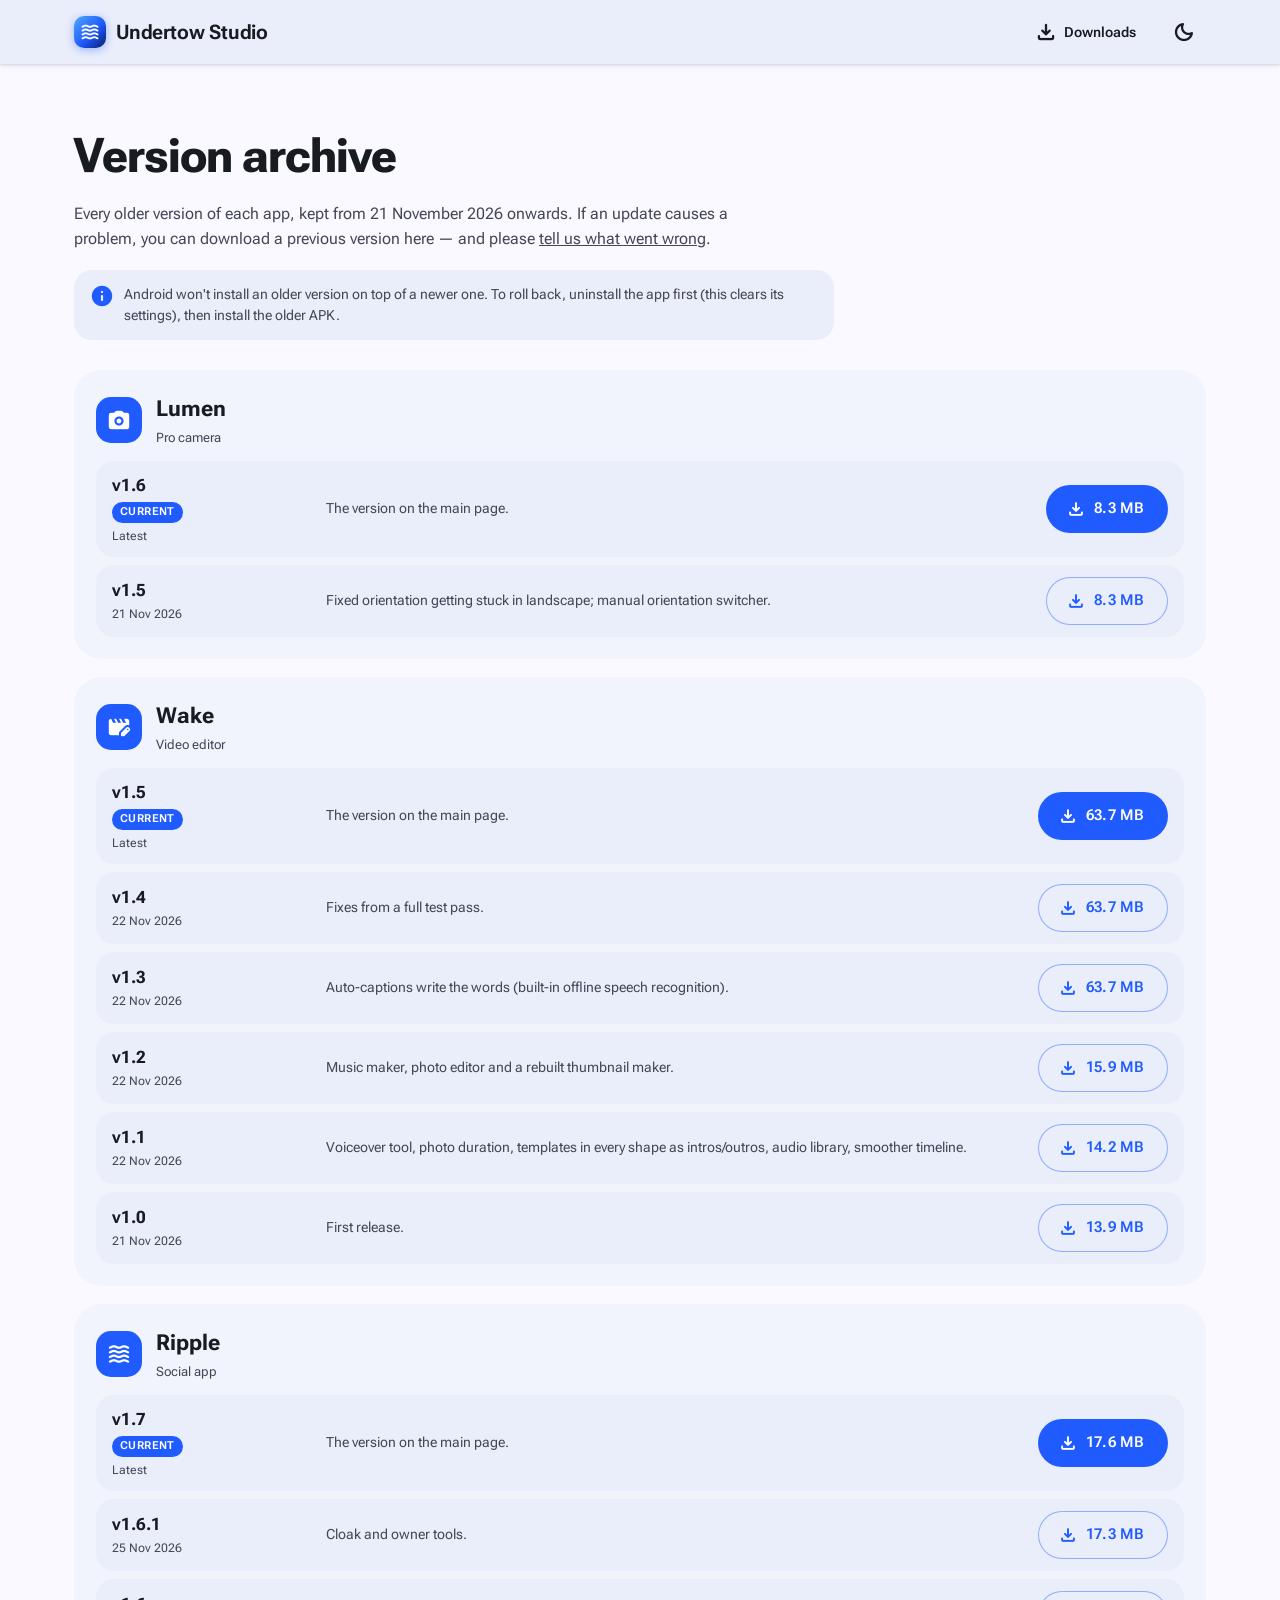
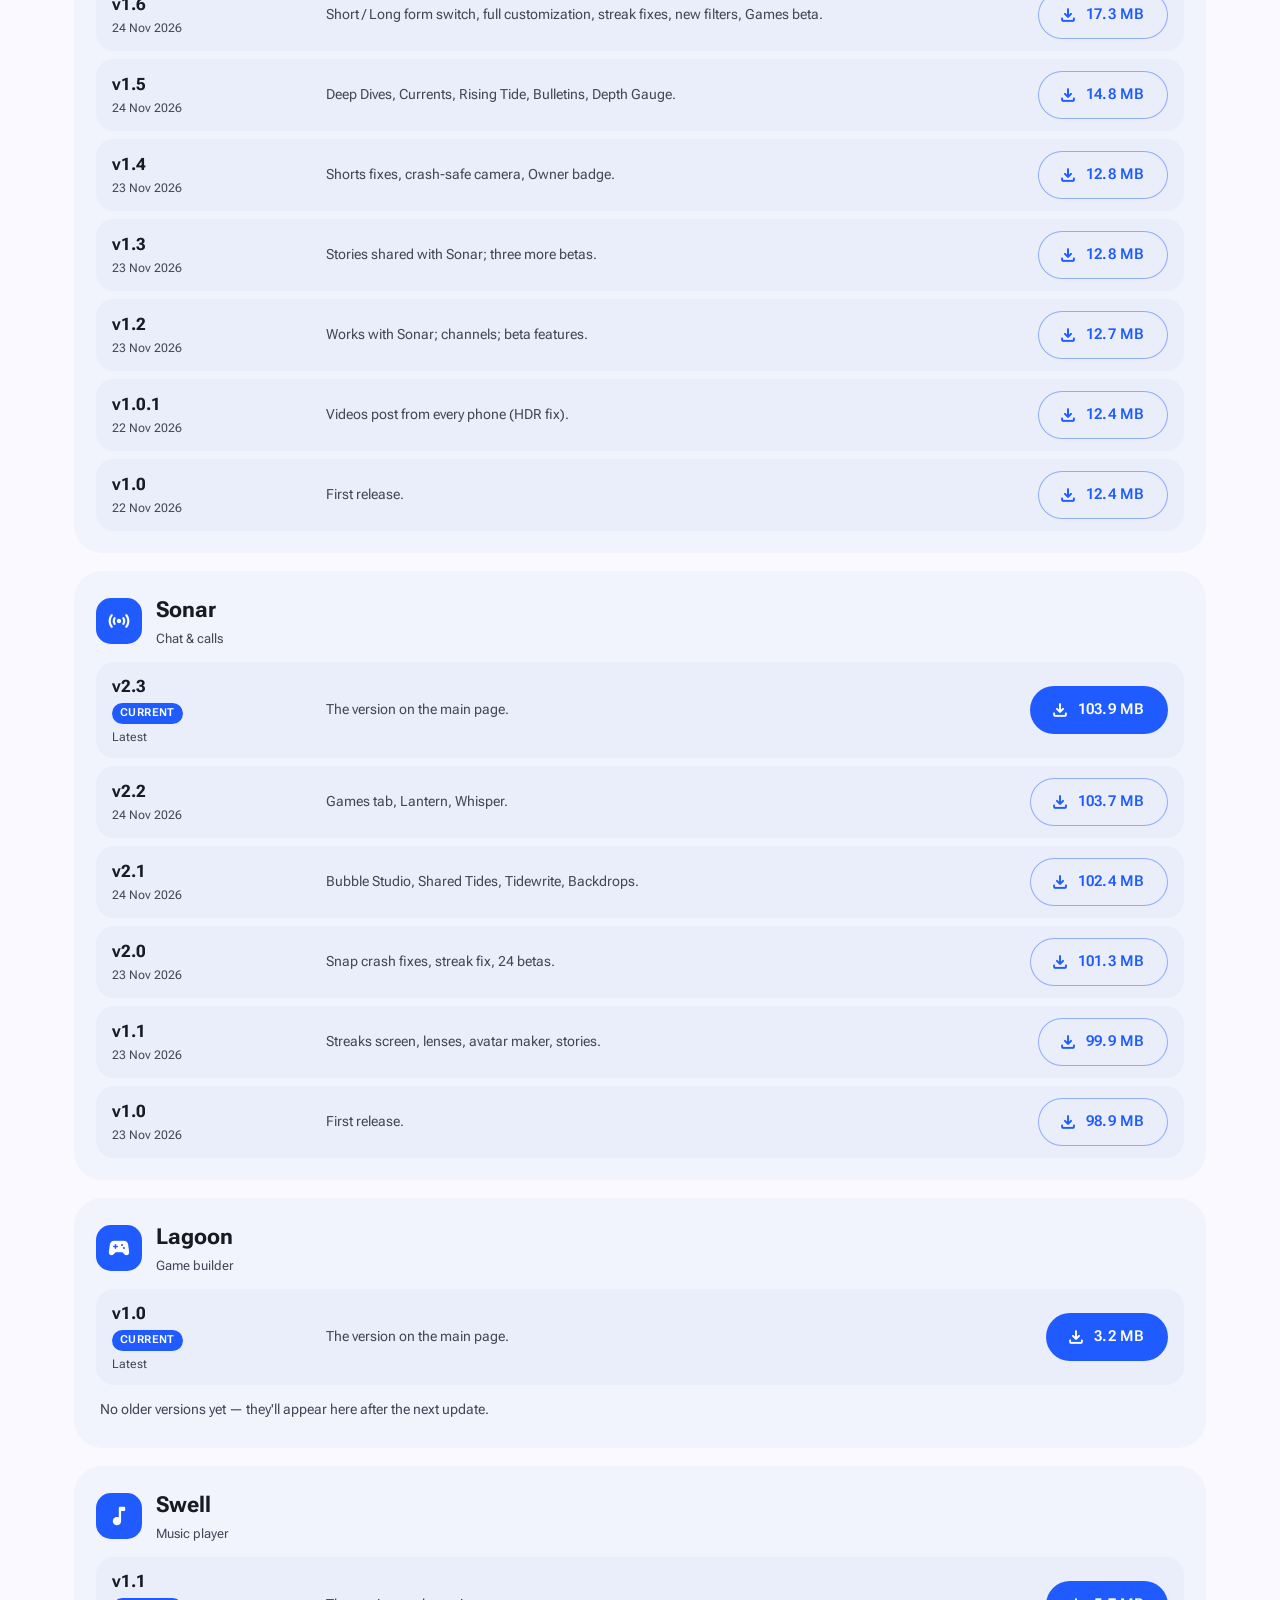
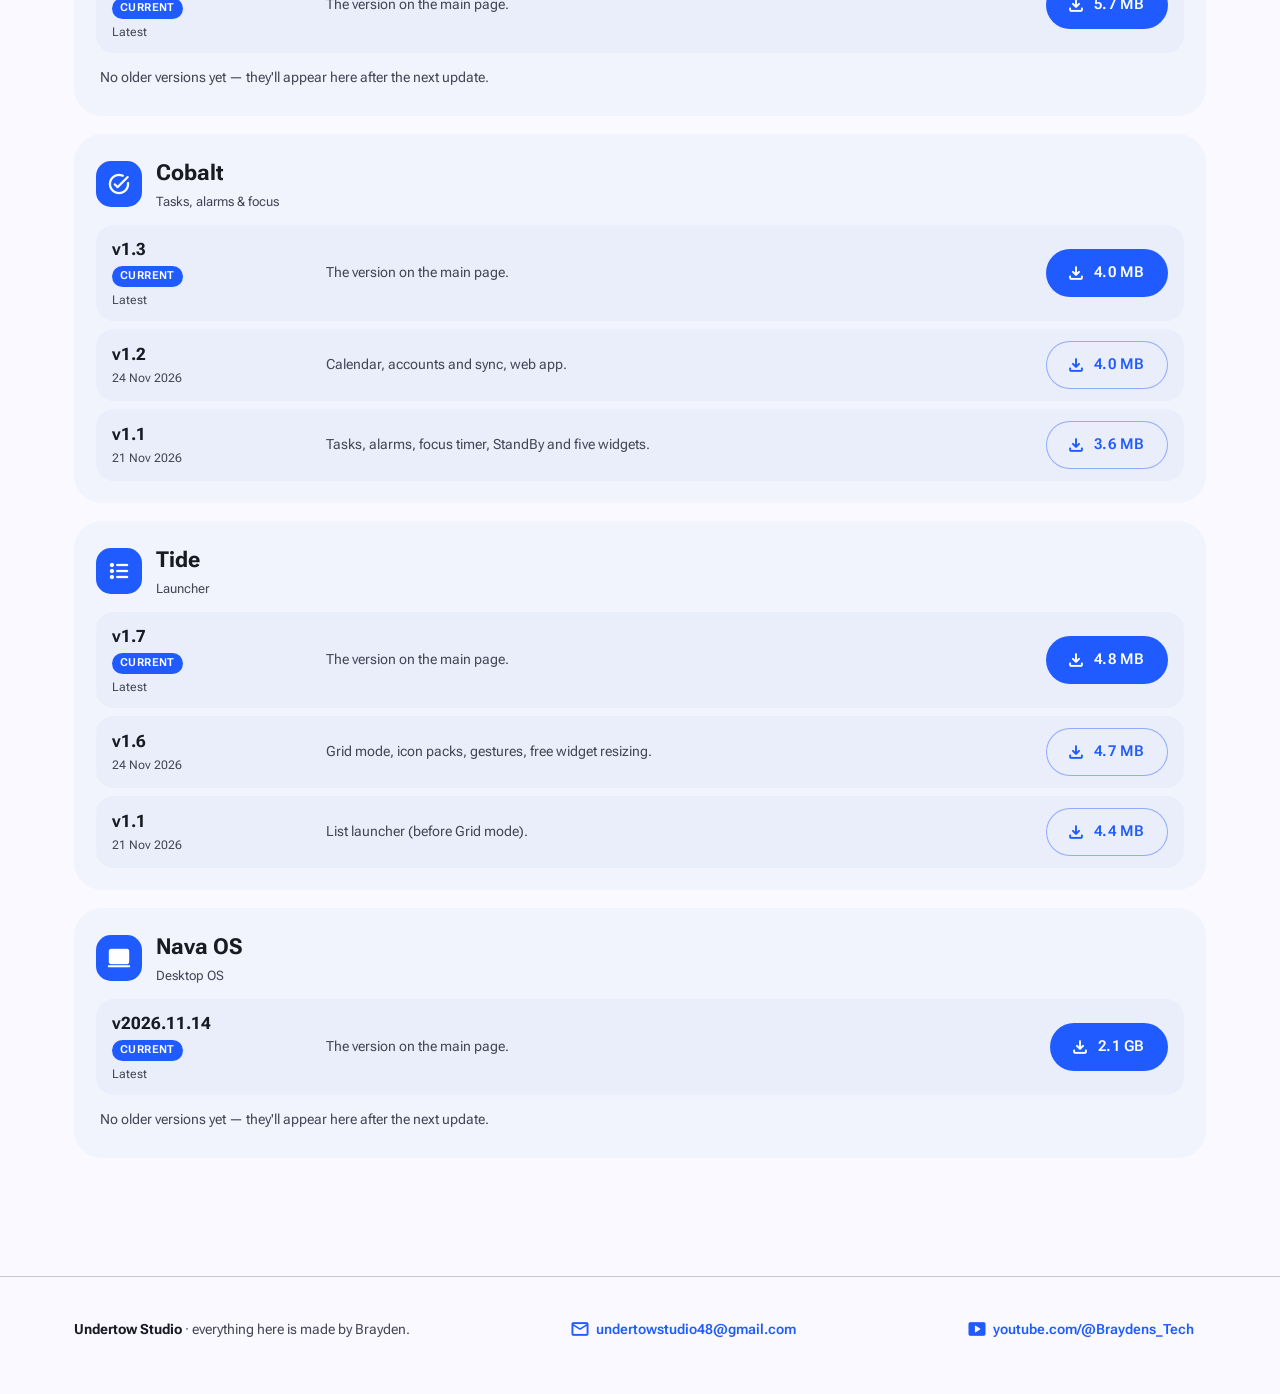
<file: archive.html>
<!doctype html>
<html lang="en">
<head>
<meta charset="utf-8">
<meta name="viewport" content="width=device-width, initial-scale=1">
<link rel="icon" href="favicon.ico" sizes="48x48">
<link rel="icon" type="image/png" sizes="192x192" href="icon-192.png">
<link rel="apple-touch-icon" href="apple-touch-icon.png">
<meta name="theme-color" content="#1f5bff">
<link rel="preconnect" href="https://fonts.googleapis.com">
<link rel="preconnect" href="https://fonts.gstatic.com" crossorigin>
<link href="https://fonts.googleapis.com/css2?family=Roboto+Flex:opsz,wght@8..144,300..800&family=Material+Symbols+Rounded:opsz,wght,FILL,GRAD@24,500,0..1,0&display=swap" rel="stylesheet">
<title>Version archive · Undertow Studio</title>
<meta name="description" content="Every older version of Undertow Studio's apps by Brayden — download a previous release if you need to roll back.">
<style>
/* ---------- Material 3 blue tokens ---------- */
:root{
  --primary:#1f5bff; --on-primary:#ffffff;
  --primary-container:#dbe1ff; --on-primary-container:#00174b;
  --secondary-container:#dce2f9; --on-secondary-container:#141b2c;
  --tertiary:#00658f;
  --surface:#f9f9ff; --surface-1:#f1f3fd; --surface-2:#eaeefb; --surface-3:#e3e8f8;
  --on-surface:#191b23; --on-surface-variant:#444655;
  --outline:#757687; --outline-variant:#c5c6d8;
  --scrim:rgba(0,10,40,.45);
  --shadow:0 1px 2px rgba(0,20,80,.10),0 2px 6px rgba(0,20,80,.08);
  --shadow-hi:0 6px 14px rgba(0,30,110,.14),0 18px 40px rgba(0,30,110,.12);
  --hero-a:#071e6b; --hero-b:#1f5bff; --hero-c:#4fa8ff;
  --ease:cubic-bezier(.2,0,0,1); --ease-emph:cubic-bezier(.05,.7,.1,1);
  color-scheme:light;
}
@media (prefers-color-scheme:dark){
  :root:not([data-theme="light"]){
    --primary:#b4c5ff; --on-primary:#002a78;
    --primary-container:#003ea8; --on-primary-container:#dbe1ff;
    --secondary-container:#3c4356; --on-secondary-container:#dce2f9;
    --tertiary:#7fd0ff;
    --surface:#11131b; --surface-1:#191b24; --surface-2:#1e2029; --surface-3:#282a34;
    --on-surface:#e2e2ee; --on-surface-variant:#c5c6d8;
    --outline:#8f90a2; --outline-variant:#444655;
    --scrim:rgba(0,0,0,.6);
    --shadow:0 1px 2px rgba(0,0,0,.4),0 2px 6px rgba(0,0,0,.3);
    --shadow-hi:0 8px 18px rgba(0,0,0,.45),0 20px 44px rgba(0,0,0,.35);
    --hero-a:#020b2e; --hero-b:#0f3bb8; --hero-c:#2a78e0;
    color-scheme:dark;
  }
}
:root[data-theme="dark"]{
  --primary:#b4c5ff; --on-primary:#002a78;
  --primary-container:#003ea8; --on-primary-container:#dbe1ff;
  --secondary-container:#3c4356; --on-secondary-container:#dce2f9;
  --tertiary:#7fd0ff;
  --surface:#11131b; --surface-1:#191b24; --surface-2:#1e2029; --surface-3:#282a34;
  --on-surface:#e2e2ee; --on-surface-variant:#c5c6d8;
  --outline:#8f90a2; --outline-variant:#444655;
  --scrim:rgba(0,0,0,.6);
  --shadow:0 1px 2px rgba(0,0,0,.4),0 2px 6px rgba(0,0,0,.3);
  --shadow-hi:0 8px 18px rgba(0,0,0,.45),0 20px 44px rgba(0,0,0,.35);
  --hero-a:#020b2e; --hero-b:#0f3bb8; --hero-c:#2a78e0;
  color-scheme:dark;
}

*{box-sizing:border-box;margin:0;padding:0}
html{scroll-behavior:smooth}
body{
  font-family:"Roboto Flex",system-ui,-apple-system,"Segoe UI",Roboto,sans-serif;
  background:var(--surface); color:var(--on-surface);
  line-height:1.5; -webkit-font-smoothing:antialiased;
  transition:background-color .4s var(--ease),color .4s var(--ease);
  overflow-x:hidden;
}
a{color:inherit}
.ms{font-family:"Material Symbols Rounded";font-weight:normal;font-style:normal;font-size:24px;line-height:1;
  display:inline-block;letter-spacing:normal;text-transform:none;white-space:nowrap;direction:ltr;
  font-variation-settings:"FILL" 0,"wght" 500,"opsz" 24;-webkit-font-smoothing:antialiased;user-select:none}
.ms.fill{font-variation-settings:"FILL" 1,"wght" 500,"opsz" 24}
.wrap{max-width:1180px;margin:0 auto;padding:0 24px}

/* ---------- Top app bar ---------- */
.appbar{position:fixed;inset:0 0 auto 0;z-index:20;height:64px;display:flex;align-items:center;
  transition:background-color .3s var(--ease),box-shadow .3s var(--ease),color .3s var(--ease);color:#fff}
.appbar.scrolled{background:var(--surface-2);color:var(--on-surface);box-shadow:var(--shadow)}
.appbar .wrap{display:flex;align-items:center;gap:12px;width:100%}
.brand{display:flex;align-items:center;gap:10px;font-weight:650;font-size:20px;letter-spacing:-.2px;text-decoration:none}
.brand-dot{width:32px;height:32px;border-radius:10px;background:linear-gradient(135deg,#4fa8ff,#1f5bff 55%,#071e6b);
  display:grid;place-items:center;color:#fff;box-shadow:0 2px 8px rgba(31,91,255,.4)}
.brand-dot .ms{font-size:20px}
.spacer{flex:1}
.icon-btn{width:44px;height:44px;border-radius:50%;border:0;background:transparent;color:inherit;cursor:pointer;
  display:grid;place-items:center;position:relative;overflow:hidden;transition:background-color .2s var(--ease)}
.icon-btn:hover{background:color-mix(in srgb,currentColor 10%,transparent)}
.icon-btn:focus-visible{outline:2px solid currentColor;outline-offset:2px}
.icon-btn .ms{transition:transform .5s var(--ease-emph)}
.icon-btn:active .ms{transform:rotate(-40deg) scale(.9)}

/* ---------- Hero ---------- */
.hero{position:relative;overflow:hidden;color:#fff;padding:136px 0 120px;
  background:linear-gradient(140deg,var(--hero-a),var(--hero-b) 58%,var(--hero-c));
  border-radius:0 0 40px 40px}
.blob{position:absolute;border-radius:50%;filter:blur(60px);opacity:.55;will-change:transform}
.blob.b1{width:420px;height:420px;background:#4fa8ff;top:-120px;right:-80px;animation:float1 16s var(--ease) infinite alternate}
.blob.b2{width:320px;height:320px;background:#7fe3ff;bottom:-140px;left:8%;opacity:.35;animation:float2 19s var(--ease) infinite alternate}
.blob.b3{width:260px;height:260px;background:#3d2bff;top:30%;left:45%;opacity:.3;animation:float3 22s var(--ease) infinite alternate}
@keyframes float1{to{transform:translate(-90px,70px) scale(1.15)}}
@keyframes float2{to{transform:translate(120px,-50px) scale(1.2)}}
@keyframes float3{to{transform:translate(-140px,40px) scale(.85)}}
.hero .wrap{position:relative}
.eyebrow{display:inline-flex;align-items:center;gap:8px;padding:6px 14px 6px 10px;border-radius:999px;
  background:rgba(255,255,255,.14);backdrop-filter:blur(10px);-webkit-backdrop-filter:blur(10px);
  border:1px solid rgba(255,255,255,.22);font-size:14px;font-weight:500}
.eyebrow .ms{font-size:18px}
.hero h1{font-size:clamp(40px,7vw,72px);line-height:1.04;letter-spacing:-1.5px;font-weight:700;margin:22px 0 16px;max-width:800px}
.hero h1 span{background:linear-gradient(90deg,#fff,#bfe2ff 60%,#7fe3ff);-webkit-background-clip:text;background-clip:text;color:transparent}
.hero p{font-size:clamp(17px,2.2vw,20px);max-width:620px;opacity:.88}
.hero-actions{display:flex;flex-wrap:wrap;gap:12px;margin-top:32px}
.stats{display:flex;flex-wrap:wrap;gap:12px 32px;margin-top:44px;font-size:14px;opacity:.9}
.stats b{display:block;font-size:28px;font-weight:700;letter-spacing:-.5px}

/* entrance animation */
.rise{opacity:0;transform:translateY(24px);animation:rise .9s var(--ease-emph) forwards}
@keyframes rise{to{opacity:1;transform:none}}
.d1{animation-delay:.05s}.d2{animation-delay:.15s}.d3{animation-delay:.25s}.d4{animation-delay:.35s}.d5{animation-delay:.45s}

/* ---------- Buttons ---------- */
.btn{--bg:var(--primary);--fg:var(--on-primary);position:relative;overflow:hidden;display:inline-flex;align-items:center;justify-content:center;gap:8px;
  height:48px;padding:0 24px 0 20px;border-radius:999px;border:0;cursor:pointer;text-decoration:none;
  background:var(--bg);color:var(--fg);font:inherit;font-size:15px;font-weight:600;letter-spacing:.1px;
  transition:box-shadow .25s var(--ease),transform .25s var(--ease),background-color .25s var(--ease);-webkit-tap-highlight-color:transparent}
.btn:hover{box-shadow:var(--shadow-hi);transform:translateY(-1px)}
.btn:active{transform:scale(.97)}
.btn:focus-visible{outline:3px solid var(--primary);outline-offset:3px}
.btn .ms{font-size:20px}
.btn.light{--bg:#fff;--fg:#0b2d9e}
.btn.glass{--bg:rgba(255,255,255,.14);--fg:#fff;border:1px solid rgba(255,255,255,.3);backdrop-filter:blur(10px);-webkit-backdrop-filter:blur(10px)}
.btn.tonal{--bg:var(--secondary-container);--fg:var(--on-secondary-container)}
.btn.text{--bg:transparent;--fg:var(--primary);padding:0 14px}
.btn.text:hover{box-shadow:none;background:color-mix(in srgb,var(--primary) 10%,transparent)}
.ripple{position:absolute;border-radius:50%;transform:scale(0);background:currentColor;opacity:.25;pointer-events:none;animation:ripple .6s var(--ease) forwards}
@keyframes ripple{to{transform:scale(2.6);opacity:0}}

/* ---------- Section + chips ---------- */
main{padding:56px 0 40px}
.section-head{display:flex;flex-wrap:wrap;align-items:flex-end;justify-content:space-between;gap:20px;margin-bottom:28px}
.section-head h2{font-size:clamp(28px,4vw,36px);letter-spacing:-.6px;font-weight:700}
.section-head p{color:var(--on-surface-variant);margin-top:4px}
.chips{display:flex;flex-wrap:wrap;gap:8px}
.chip{position:relative;overflow:hidden;display:inline-flex;align-items:center;gap:6px;height:36px;padding:0 16px;border-radius:10px;
  border:1px solid var(--outline-variant);background:transparent;color:var(--on-surface-variant);font:inherit;font-size:14px;font-weight:550;cursor:pointer;
  transition:all .3s var(--ease)}
.chip .ms{font-size:18px;width:0;margin-left:-6px;opacity:0;transition:all .3s var(--ease)}
.chip:hover{background:var(--surface-2)}
.chip[aria-pressed="true"]{background:var(--secondary-container);color:var(--on-secondary-container);border-color:transparent;padding-left:10px}
.chip[aria-pressed="true"] .ms{width:18px;margin-left:0;opacity:1}
.chip:focus-visible{outline:2px solid var(--primary);outline-offset:2px}

/* ---------- Category groups ---------- */
.group{margin-bottom:48px;transition:opacity .35s var(--ease),transform .35s var(--ease)}
.group.hide{display:none}
.group.fade{opacity:0;transform:translateY(12px)}
.group-title{display:flex;align-items:center;gap:12px;margin-bottom:6px}
.group-title .ic{width:40px;height:40px;border-radius:12px;display:grid;place-items:center;background:var(--primary-container);color:var(--on-primary-container)}
.group-title h3{font-size:22px;font-weight:650;letter-spacing:-.2px}
.group-desc{color:var(--on-surface-variant);margin:0 0 20px 52px;max-width:720px}

.grid{display:grid;grid-template-columns:repeat(auto-fill,minmax(min(100%,340px),1fr));gap:20px}

/* ---------- Cards ---------- */
.card{position:relative;display:flex;flex-direction:column;background:var(--surface-1);border-radius:28px;padding:24px;
  border:1px solid color-mix(in srgb,var(--outline-variant) 50%,transparent);
  box-shadow:var(--shadow);overflow:hidden;
  opacity:0;transform:translateY(32px) scale(.98);
  transition:opacity .7s var(--ease-emph),transform .7s var(--ease-emph),box-shadow .35s var(--ease),background-color .35s var(--ease)}
.card.in{opacity:1;transform:none}
.card.in:hover{box-shadow:var(--shadow-hi);transform:translateY(-4px);background:var(--surface-2)}
.card::before{content:"";position:absolute;inset:0 0 auto 0;height:120px;opacity:.9;pointer-events:none;
  background:radial-gradient(120% 100% at 0% 0%,color-mix(in srgb,var(--accent) 22%,transparent),transparent 70%)}
.card-top{display:flex;gap:16px;align-items:center;position:relative}
.app-icon{width:72px;height:72px;flex:none;border-radius:22px;overflow:hidden;box-shadow:0 6px 16px color-mix(in srgb,var(--accent) 35%,transparent);
  transition:transform .6s var(--ease-emph)}
.card:hover .app-icon{transform:rotate(-6deg) scale(1.06)}
.app-icon svg{display:block;width:100%;height:100%}
.card h4{font-size:24px;font-weight:700;letter-spacing:-.3px;line-height:1.15}
.byline{display:inline-flex;align-items:center;gap:6px;margin-top:6px;padding:3px 10px 3px 4px;border-radius:999px;
  background:var(--primary-container);color:var(--on-primary-container);font-size:12.5px;font-weight:600}
.byline .av{width:20px;height:20px;border-radius:50%;display:grid;place-items:center;background:var(--primary);color:var(--on-primary);font-size:11px;font-weight:800}
.tagline{position:relative;margin-top:18px;font-size:16px;font-weight:550}
.desc{position:relative;margin-top:8px;color:var(--on-surface-variant);font-size:15px}
.meta{position:relative;display:flex;flex-wrap:wrap;gap:8px;margin-top:16px}
.tag{display:inline-flex;align-items:center;gap:5px;height:28px;padding:0 10px;border-radius:8px;border:1px solid var(--outline-variant);
  font-size:12.5px;font-weight:550;color:var(--on-surface-variant)}
.tag .ms{font-size:16px}

details.feat{position:relative;margin-top:16px;border-radius:16px;background:var(--surface-3);overflow:hidden}
details.feat summary{list-style:none;cursor:pointer;display:flex;align-items:center;gap:10px;padding:12px 16px;font-weight:600;font-size:14px;user-select:none}
details.feat summary::-webkit-details-marker{display:none}
details.feat summary .chev{margin-left:auto;transition:transform .35s var(--ease)}
details.feat[open] summary .chev{transform:rotate(180deg)}
details.feat summary:focus-visible{outline:2px solid var(--primary);outline-offset:-2px;border-radius:16px}
.feat-body{display:grid;grid-template-rows:0fr;transition:grid-template-rows .4s var(--ease)}
details.feat[open] .feat-body{grid-template-rows:1fr}
.feat-body>div{overflow:hidden}
.feat ul{list-style:none;padding:0 16px 14px;display:grid;gap:8px}
.feat li{display:flex;gap:10px;font-size:14px;color:var(--on-surface-variant)}
.feat li .ms{font-size:18px;color:var(--primary);flex:none;margin-top:1px}
.feat li b{color:var(--on-surface);font-weight:600}

.card-actions{position:relative;margin-top:auto;padding-top:20px;display:flex;flex-wrap:wrap;gap:8px;align-items:center}
.card-actions .btn{flex:1 1 auto}
.size{font-size:13px;color:var(--on-surface-variant);display:flex;align-items:center;gap:4px;margin-left:4px}
.size .ms{font-size:16px}


/* Nava live preview tile */
.preview{position:relative;display:flex;align-items:center;gap:14px;margin-top:16px;padding:10px 14px 10px 10px;border-radius:18px;text-decoration:none;
  background:var(--primary-container);color:var(--on-primary-container);transition:transform .35s var(--ease-emph),box-shadow .35s var(--ease)}
.preview:hover{transform:translateY(-2px);box-shadow:var(--shadow-hi)}
.preview:focus-visible{outline:3px solid var(--primary);outline-offset:3px}
.pv-screen{position:relative;flex:none;width:96px;height:60px;border-radius:10px;overflow:hidden;
  background:radial-gradient(at 15% 20%,#7ff0dc,transparent 55%),radial-gradient(at 85% 25%,#b69cf7,transparent 55%),radial-gradient(at 55% 100%,#5fd0e8,transparent 55%),#1b5f68}
.pv-screen span{position:absolute;background:rgba(255,255,255,.4);border:1px solid rgba(255,255,255,.6);backdrop-filter:blur(4px)}
.pv-bar{left:4px;right:4px;top:4px;height:7px;border-radius:4px}
.pv-win{left:14px;top:16px;width:46px;height:28px;border-radius:6px;animation:pvwin 4s var(--ease-emph) infinite}
.pv-dock{left:50%;bottom:4px;transform:translateX(-50%);display:flex;gap:2px;padding:2px 3px;border-radius:5px}
.pv-dock i{width:5px;height:5px;border-radius:2px;background:rgba(255,255,255,.9)}
@keyframes pvwin{0%,15%{transform:none}45%,65%{transform:translate(22px,-2px)}95%,100%{transform:none}}
.pv-text{display:flex;flex-direction:column;min-width:0}
.pv-text b{font-size:15px}
.pv-text small{font-size:12.5px;opacity:.8}
.pv-go{margin-left:auto;transition:transform .35s var(--ease-emph)}
.preview:hover .pv-go{transform:translate(2px,-2px)}
/* ---------- Help section ---------- */
.help{display:grid;grid-template-columns:repeat(auto-fit,minmax(min(100%,300px),1fr));gap:20px;margin-top:8px}
.help-card{background:var(--surface-2);border-radius:24px;padding:22px;opacity:0;transform:translateY(24px);transition:opacity .7s var(--ease-emph),transform .7s var(--ease-emph)}
.help-card.in{opacity:1;transform:none}
.help-card h4{display:flex;align-items:center;gap:10px;font-size:17px;margin-bottom:12px}
.help-card h4 .ms{color:var(--primary)}
.help-card ol{padding-left:20px;color:var(--on-surface-variant);font-size:14.5px;display:grid;gap:6px}
.help-card code{font-family:ui-monospace,"JetBrains Mono",monospace;font-size:13px;background:var(--surface-3);padding:1px 6px;border-radius:6px;color:var(--on-surface)}

footer{margin-top:40px;padding:36px 0 48px;border-top:1px solid var(--outline-variant);color:var(--on-surface-variant);font-size:14px}
footer .wrap{display:flex;flex-wrap:wrap;justify-content:space-between;gap:12px;align-items:center}
footer b{color:var(--on-surface)}
.yt-link{display:inline-flex;align-items:center;gap:6px;text-decoration:none;color:var(--primary);font-weight:600;border-radius:999px;padding:6px 12px;transition:background-color .2s var(--ease)}
.yt-link:hover{background:color-mix(in srgb,var(--primary) 10%,transparent)}
.yt-link .ms{font-size:20px}

/* ---------- Snackbar ---------- */
.snackbar{position:fixed;left:50%;bottom:24px;z-index:40;display:flex;align-items:center;gap:12px;min-height:48px;max-width:calc(100% - 32px);
  padding:12px 20px 12px 16px;border-radius:12px;background:#2e3038;color:#eff0fa;box-shadow:var(--shadow-hi);font-size:14.5px;
  transform:translate(-50%,140%);opacity:0;transition:transform .45s var(--ease-emph),opacity .3s var(--ease)}
.snackbar.show{transform:translate(-50%,0);opacity:1}
.snackbar .ms{color:#b4c5ff}

.to-top{position:fixed;right:20px;bottom:20px;z-index:30;width:56px;height:56px;border-radius:16px;border:0;cursor:pointer;
  background:var(--primary-container);color:var(--on-primary-container);box-shadow:var(--shadow-hi);display:grid;place-items:center;
  transform:scale(0) rotate(-90deg);transition:transform .4s var(--ease-emph)}
.to-top.show{transform:none}
.to-top:hover{filter:brightness(1.05)}

@media (max-width:600px){
  .wrap{padding:0 16px}
  .hero{padding:112px 0 84px;border-radius:0 0 28px 28px}
  .group-desc{margin-left:0}
  .card{padding:20px;border-radius:24px}
  .app-icon{width:60px;height:60px;border-radius:18px}
  .card h4{font-size:21px}
}
@media (prefers-reduced-motion:reduce){
  *,*::before,*::after{animation-duration:.01ms!important;animation-iteration-count:1!important;transition-duration:.01ms!important}
  .rise,.card,.help-card{opacity:1;transform:none}
}

/* ---------- Feedback ---------- */
details.feat.fb{background:var(--surface-2)}
details.feat.fb summary>.ms:first-child{color:var(--primary)}
.fb-form{display:grid;gap:10px;padding:0 16px 16px}
.fb-kinds{display:flex;gap:6px;flex-wrap:wrap}
.fb-chip{border:1px solid color-mix(in srgb,var(--on-surface-variant) 35%,transparent);border-radius:999px;padding:6px 12px;font:inherit;font-size:13px;font-weight:500;background:transparent;color:var(--on-surface);cursor:pointer;transition:background .2s,color .2s}
.fb-chip[aria-pressed="true"]{background:var(--primary);color:var(--on-primary);border-color:transparent}
.fb-form textarea,.fb-form input{width:100%;box-sizing:border-box;border-radius:12px;border:1px solid color-mix(in srgb,var(--on-surface-variant) 30%,transparent);background:var(--surface);color:var(--on-surface);padding:10px 12px;font:inherit;font-size:14px}
.fb-form textarea{min-height:96px;resize:vertical}
.fb-form textarea:focus,.fb-form input:focus{outline:2px solid var(--primary);outline-offset:0;border-color:transparent}
.fb-form .btn{justify-self:start}
.fb-note{font-size:12px;color:var(--on-surface-variant);line-height:1.45}
.fb-note a{color:var(--primary)}
/* ---------- App bar link ---------- */
.nav-link{display:inline-flex;align-items:center;gap:6px;padding:8px 14px;border-radius:999px;color:inherit;text-decoration:none;font-weight:600;font-size:14px;transition:background .2s}
.nav-link:hover{background:color-mix(in srgb,var(--primary) 12%,transparent)}
@media (max-width:520px){.nav-link .lbl{display:none}}
</style>
<style>
.arch{padding:120px 0 60px}
.arch h1{font-size:clamp(32px,5vw,48px);letter-spacing:-1px;margin-bottom:10px}
.arch .lead{color:var(--on-surface-variant);max-width:680px;line-height:1.55;margin-bottom:8px}
.arch .tip{display:flex;gap:10px;align-items:flex-start;background:var(--surface-2);border-radius:18px;padding:14px 16px;margin:18px 0 30px;color:var(--on-surface-variant);font-size:14px;line-height:1.5;max-width:760px}
.arch .tip .ms{color:var(--primary)}
.app{background:var(--surface-1);border-radius:28px;padding:22px;margin-bottom:18px}
.app-head{display:flex;gap:14px;align-items:center;margin-bottom:12px}
.app-head .ic{width:46px;height:46px;border-radius:15px;display:grid;place-items:center;background:var(--primary);color:var(--on-primary)}
.app-head h3{font-size:22px}
.app-head .kind{color:var(--on-surface-variant);font-size:13px}
.app ul{list-style:none;padding:0;display:grid;gap:8px}
.ver{display:grid;grid-template-columns:200px 1fr auto;gap:14px;align-items:center;background:var(--surface-2);border-radius:18px;padding:12px 16px}
.ver .v{display:flex;flex-direction:column;gap:2px}
.ver .v b{font-size:17px}
.ver .d{font-size:12px;color:var(--on-surface-variant)}
.ver .cur{align-self:flex-start;font-size:11px;font-weight:700;letter-spacing:.4px;text-transform:uppercase;background:var(--primary);color:var(--on-primary);border-radius:999px;padding:2px 8px;margin:2px 0}
.ver p{color:var(--on-surface-variant);font-size:14px}
.btn.ghost{background:transparent;color:var(--primary);box-shadow:inset 0 0 0 1px color-mix(in srgb,var(--primary) 45%,transparent)}
.empty{color:var(--on-surface-variant);font-size:14px;padding:6px 4px}
@media (max-width:640px){.ver{grid-template-columns:1fr}.ver .btn{justify-self:start}}
</style>
</head>
<body>
<header class="appbar scrolled" id="appbar">
  <div class="wrap">
    <a class="brand" href="index.html"><span class="brand-dot"><span class="ms fill">waves</span></span>Undertow Studio</a>
    <div class="spacer"></div>
    <a class="nav-link" href="index.html#downloads"><span class="ms">download</span><span class="lbl">Downloads</span></a>
    <button class="icon-btn" id="themeBtn" aria-label="Toggle dark mode" title="Toggle dark mode"><span class="ms" id="themeIcon">dark_mode</span></button>
  </div>
</header>
<main class="arch">
  <div class="wrap">
    <h1>Version archive</h1>
    <p class="lead">Every older version of each app, kept from 21 November 2026 onwards. If an update causes a problem, you can download a previous version here — and please <a href="mailto:undertowstudio48@gmail.com">tell us what went wrong</a>.</p>
    <div class="tip"><span class="ms fill">info</span><span>Android won't install an older version on top of a newer one. To roll back, uninstall the app first (this clears its settings), then install the older APK.</span></div>
    <section class="app">
      <div class="app-head"><span class="ic"><span class="ms fill">photo_camera</span></span><div><h3>Lumen</h3><span class="kind">Pro camera</span></div></div>
      <ul>
        <li class="ver">
          <div class="v"><b>v1.6</b><span class="cur">Current</span><span class="d">Latest</span></div>
          <p>The version on the main page.</p>
          <a class="btn dl" href="Lumen.apk" download><span class="ms">download</span>8.3 MB</a>
        </li>
        <li class="ver">
          <div class="v"><b>v1.5</b><span class="d">21 Nov 2026</span></div>
          <p>Fixed orientation getting stuck in landscape; manual orientation switcher.</p>
          <a class="btn ghost" href="archive/Lumen-1.5.apk" download><span class="ms">download</span>8.3 MB</a>
        </li>
      </ul>
    </section>
    <section class="app">
      <div class="app-head"><span class="ic"><span class="ms fill">movie_edit</span></span><div><h3>Wake</h3><span class="kind">Video editor</span></div></div>
      <ul>
        <li class="ver">
          <div class="v"><b>v1.5</b><span class="cur">Current</span><span class="d">Latest</span></div>
          <p>The version on the main page.</p>
          <a class="btn dl" href="Wake.apk" download><span class="ms">download</span>63.7 MB</a>
        </li>
        <li class="ver">
          <div class="v"><b>v1.4</b><span class="d">22 Nov 2026</span></div>
          <p>Fixes from a full test pass.</p>
          <a class="btn ghost" href="archive/Wake-1.4.apk" download><span class="ms">download</span>63.7 MB</a>
        </li>
        <li class="ver">
          <div class="v"><b>v1.3</b><span class="d">22 Nov 2026</span></div>
          <p>Auto-captions write the words (built-in offline speech recognition).</p>
          <a class="btn ghost" href="archive/Wake-1.3.apk" download><span class="ms">download</span>63.7 MB</a>
        </li>
        <li class="ver">
          <div class="v"><b>v1.2</b><span class="d">22 Nov 2026</span></div>
          <p>Music maker, photo editor and a rebuilt thumbnail maker.</p>
          <a class="btn ghost" href="archive/Wake-1.2.apk" download><span class="ms">download</span>15.9 MB</a>
        </li>
        <li class="ver">
          <div class="v"><b>v1.1</b><span class="d">22 Nov 2026</span></div>
          <p>Voiceover tool, photo duration, templates in every shape as intros/outros, audio library, smoother timeline.</p>
          <a class="btn ghost" href="archive/Wake-1.1.apk" download><span class="ms">download</span>14.2 MB</a>
        </li>
        <li class="ver">
          <div class="v"><b>v1.0</b><span class="d">21 Nov 2026</span></div>
          <p>First release.</p>
          <a class="btn ghost" href="archive/Wake-1.0.apk" download><span class="ms">download</span>13.9 MB</a>
        </li>
      </ul>
    </section>
    <section class="app">
      <div class="app-head"><span class="ic"><span class="ms fill">waves</span></span><div><h3>Ripple</h3><span class="kind">Social app</span></div></div>
      <ul>
        <li class="ver">
          <div class="v"><b>v1.7</b><span class="cur">Current</span><span class="d">Latest</span></div>
          <p>The version on the main page.</p>
          <a class="btn dl" href="Ripple.apk" download><span class="ms">download</span>17.6 MB</a>
        </li>
        <li class="ver">
          <div class="v"><b>v1.6.1</b><span class="d">25 Nov 2026</span></div>
          <p>Cloak and owner tools.</p>
          <a class="btn ghost" href="archive/Ripple-1.6.1.apk" download><span class="ms">download</span>17.3 MB</a>
        </li>
        <li class="ver">
          <div class="v"><b>v1.6</b><span class="d">24 Nov 2026</span></div>
          <p>Short / Long form switch, full customization, streak fixes, new filters, Games beta.</p>
          <a class="btn ghost" href="archive/Ripple-1.6.apk" download><span class="ms">download</span>17.3 MB</a>
        </li>
        <li class="ver">
          <div class="v"><b>v1.5</b><span class="d">24 Nov 2026</span></div>
          <p>Deep Dives, Currents, Rising Tide, Bulletins, Depth Gauge.</p>
          <a class="btn ghost" href="archive/Ripple-1.5.apk" download><span class="ms">download</span>14.8 MB</a>
        </li>
        <li class="ver">
          <div class="v"><b>v1.4</b><span class="d">23 Nov 2026</span></div>
          <p>Shorts fixes, crash-safe camera, Owner badge.</p>
          <a class="btn ghost" href="archive/Ripple-1.4.apk" download><span class="ms">download</span>12.8 MB</a>
        </li>
        <li class="ver">
          <div class="v"><b>v1.3</b><span class="d">23 Nov 2026</span></div>
          <p>Stories shared with Sonar; three more betas.</p>
          <a class="btn ghost" href="archive/Ripple-1.3.apk" download><span class="ms">download</span>12.8 MB</a>
        </li>
        <li class="ver">
          <div class="v"><b>v1.2</b><span class="d">23 Nov 2026</span></div>
          <p>Works with Sonar; channels; beta features.</p>
          <a class="btn ghost" href="archive/Ripple-1.2.apk" download><span class="ms">download</span>12.7 MB</a>
        </li>
        <li class="ver">
          <div class="v"><b>v1.0.1</b><span class="d">22 Nov 2026</span></div>
          <p>Videos post from every phone (HDR fix).</p>
          <a class="btn ghost" href="archive/Ripple-1.0.1.apk" download><span class="ms">download</span>12.4 MB</a>
        </li>
        <li class="ver">
          <div class="v"><b>v1.0</b><span class="d">22 Nov 2026</span></div>
          <p>First release.</p>
          <a class="btn ghost" href="archive/Ripple-1.0.apk" download><span class="ms">download</span>12.4 MB</a>
        </li>
      </ul>
    </section>
    <section class="app">
      <div class="app-head"><span class="ic"><span class="ms fill">sensors</span></span><div><h3>Sonar</h3><span class="kind">Chat &amp; calls</span></div></div>
      <ul>
        <li class="ver">
          <div class="v"><b>v2.3</b><span class="cur">Current</span><span class="d">Latest</span></div>
          <p>The version on the main page.</p>
          <a class="btn dl" href="https://github.com/1tekno4884-sketch/undertow-studio/releases/download/sonar-2.3/Sonar.apk"><span class="ms">download</span>103.9 MB</a>
        </li>
        <li class="ver">
          <div class="v"><b>v2.2</b><span class="d">24 Nov 2026</span></div>
          <p>Games tab, Lantern, Whisper.</p>
          <a class="btn ghost" href="https://github.com/1tekno4884-sketch/undertow-studio/releases/download/sonar-2.2/Sonar.apk"><span class="ms">download</span>103.7 MB</a>
        </li>
        <li class="ver">
          <div class="v"><b>v2.1</b><span class="d">24 Nov 2026</span></div>
          <p>Bubble Studio, Shared Tides, Tidewrite, Backdrops.</p>
          <a class="btn ghost" href="https://github.com/1tekno4884-sketch/undertow-studio/releases/download/sonar-2.1/Sonar.apk"><span class="ms">download</span>102.4 MB</a>
        </li>
        <li class="ver">
          <div class="v"><b>v2.0</b><span class="d">23 Nov 2026</span></div>
          <p>Snap crash fixes, streak fix, 24 betas.</p>
          <a class="btn ghost" href="https://github.com/1tekno4884-sketch/undertow-studio/releases/download/sonar-2.0/Sonar.apk"><span class="ms">download</span>101.3 MB</a>
        </li>
        <li class="ver">
          <div class="v"><b>v1.1</b><span class="d">23 Nov 2026</span></div>
          <p>Streaks screen, lenses, avatar maker, stories.</p>
          <a class="btn ghost" href="https://github.com/1tekno4884-sketch/undertow-studio/releases/download/sonar-1.1/Sonar.apk"><span class="ms">download</span>99.9 MB</a>
        </li>
        <li class="ver">
          <div class="v"><b>v1.0</b><span class="d">23 Nov 2026</span></div>
          <p>First release.</p>
          <a class="btn ghost" href="archive/Sonar-1.0.apk" download><span class="ms">download</span>98.9 MB</a>
        </li>
      </ul>
    </section>
    <section class="app">
      <div class="app-head"><span class="ic"><span class="ms fill">sports_esports</span></span><div><h3>Lagoon</h3><span class="kind">Game builder</span></div></div>
      <ul>
        <li class="ver">
          <div class="v"><b>v1.0</b><span class="cur">Current</span><span class="d">Latest</span></div>
          <p>The version on the main page.</p>
          <a class="btn dl" href="Lagoon.apk" download><span class="ms">download</span>3.2 MB</a>
        </li>
        <li class="empty">No older versions yet — they'll appear here after the next update.</li>
      </ul>
    </section>
    <section class="app">
      <div class="app-head"><span class="ic"><span class="ms fill">music_note</span></span><div><h3>Swell</h3><span class="kind">Music player</span></div></div>
      <ul>
        <li class="ver">
          <div class="v"><b>v1.1</b><span class="cur">Current</span><span class="d">Latest</span></div>
          <p>The version on the main page.</p>
          <a class="btn dl" href="Swell.apk" download><span class="ms">download</span>5.7 MB</a>
        </li>
        <li class="empty">No older versions yet — they'll appear here after the next update.</li>
      </ul>
    </section>
    <section class="app">
      <div class="app-head"><span class="ic"><span class="ms fill">task_alt</span></span><div><h3>Cobalt</h3><span class="kind">Tasks, alarms & focus</span></div></div>
      <ul>
        <li class="ver">
          <div class="v"><b>v1.3</b><span class="cur">Current</span><span class="d">Latest</span></div>
          <p>The version on the main page.</p>
          <a class="btn dl" href="Cobalt.apk" download><span class="ms">download</span>4.0 MB</a>
        </li>
        <li class="ver">
          <div class="v"><b>v1.2</b><span class="d">24 Nov 2026</span></div>
          <p>Calendar, accounts and sync, web app.</p>
          <a class="btn ghost" href="archive/Cobalt-1.2.apk" download><span class="ms">download</span>4.0 MB</a>
        </li>
        <li class="ver">
          <div class="v"><b>v1.1</b><span class="d">21 Nov 2026</span></div>
          <p>Tasks, alarms, focus timer, StandBy and five widgets.</p>
          <a class="btn ghost" href="archive/Cobalt-1.1.apk" download><span class="ms">download</span>3.6 MB</a>
        </li>
      </ul>
    </section>
    <section class="app">
      <div class="app-head"><span class="ic"><span class="ms fill">format_list_bulleted</span></span><div><h3>Tide</h3><span class="kind">Launcher</span></div></div>
      <ul>
        <li class="ver">
          <div class="v"><b>v1.7</b><span class="cur">Current</span><span class="d">Latest</span></div>
          <p>The version on the main page.</p>
          <a class="btn dl" href="Tide.apk" download><span class="ms">download</span>4.8 MB</a>
        </li>
        <li class="ver">
          <div class="v"><b>v1.6</b><span class="d">24 Nov 2026</span></div>
          <p>Grid mode, icon packs, gestures, free widget resizing.</p>
          <a class="btn ghost" href="archive/Tide-1.6.apk" download><span class="ms">download</span>4.7 MB</a>
        </li>
        <li class="ver">
          <div class="v"><b>v1.1</b><span class="d">21 Nov 2026</span></div>
          <p>List launcher (before Grid mode).</p>
          <a class="btn ghost" href="archive/Tide-1.1.apk" download><span class="ms">download</span>4.4 MB</a>
        </li>
      </ul>
    </section>
    <section class="app">
      <div class="app-head"><span class="ic"><span class="ms fill">computer</span></span><div><h3>Nava OS</h3><span class="kind">Desktop OS</span></div></div>
      <ul>
        <li class="ver">
          <div class="v"><b>v2026.11.14</b><span class="cur">Current</span><span class="d">Latest</span></div>
          <p>The version on the main page.</p>
          <a class="btn dl" href="https://github.com/1tekno4884-sketch/undertow-studio/releases/download/nava-os-2026.11.14/nava-os-2026.11.14-x86_64.iso.xz" download><span class="ms">download</span>2.1 GB</a>
        </li>
        <li class="empty">No older versions yet — they'll appear here after the next update.</li>
      </ul>
    </section>
  </div>
</main>
<footer>
  <div class="wrap">
    <span><b>Undertow Studio</b> &middot; everything here is made by Brayden.</span>
    <a class="yt-link" href="mailto:undertowstudio48@gmail.com"><span class="ms">mail</span>undertowstudio48@gmail.com</a>
    <a class="yt-link" href="https://www.youtube.com/@Braydens_Tech" target="_blank" rel="noopener"><span class="ms fill">smart_display</span>youtube.com/@Braydens_Tech</a>
  </div>
</footer>
<script>
(function(){
  var root=document.documentElement, icon=document.getElementById('themeIcon');
  function store(k,v){try{if(v===undefined)return localStorage.getItem(k);localStorage.setItem(k,v)}catch(e){return null}}
  function isDark(){var t=root.getAttribute('data-theme');if(t)return t==='dark';return matchMedia('(prefers-color-scheme: dark)').matches}
  var saved=store('tekno-theme'); if(saved==='dark'||saved==='light')root.setAttribute('data-theme',saved);
  function sync(){icon.textContent=isDark()?'light_mode':'dark_mode'} sync();
  document.getElementById('themeBtn').addEventListener('click',function(){var d=!isDark();root.setAttribute('data-theme',d?'dark':'light');store('tekno-theme',d?'dark':'light');sync()});
})();
</script>
</body>
</html>
</file>
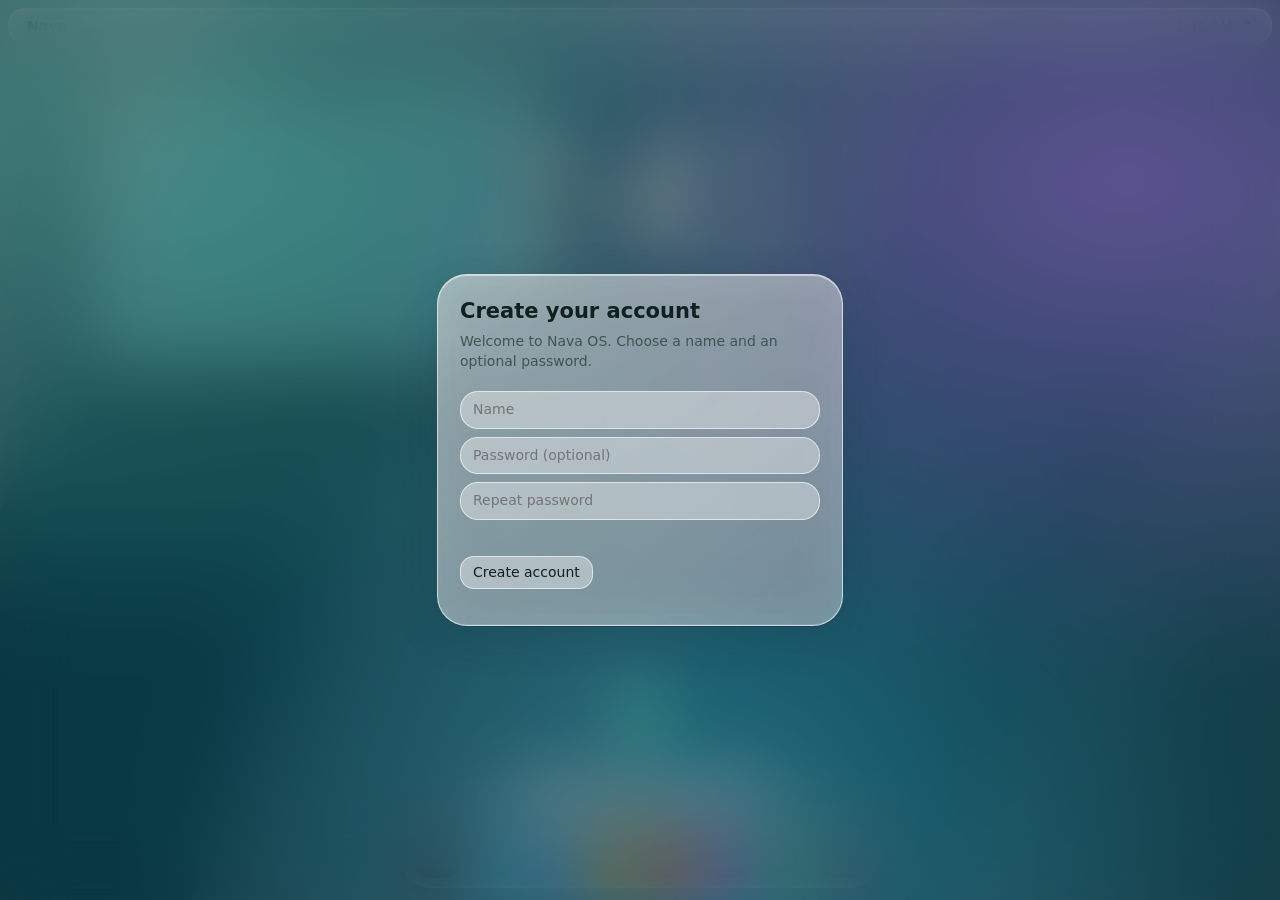
<file: nava-preview.html>
<!DOCTYPE html>
<html lang="en">
<head>
<meta charset="utf-8">
<meta name="viewport" content="width=device-width, initial-scale=1, viewport-fit=cover">
<title>Nava OS Preview – try the desktop in your browser | Undertow Studio</title>
<meta name="description" content="Try a preview of Nava OS, the frosted-glass Arch Linux and Hyprland desktop by Brayden, right in your browser.">
<link rel="canonical" href="https://1tekno4884-sketch.github.io/undertow-studio/nava-preview.html">
<link rel="icon" href="favicon.ico" sizes="48x48">
<style>
:root{box-sizing:border-box;padding-top:env(safe-area-inset-top,0px);padding-bottom:env(safe-area-inset-bottom,0px);
--acc:#5eead4;--blur:22px;--glass:rgba(255,255,255,.38);--glass2:rgba(255,255,255,.6);--bd:rgba(255,255,255,.6);--tx:#10211f;--tx2:#3f5552;--sh:0 10px 40px rgba(20,40,60,.22)}
@media (prefers-color-scheme:dark){:root:not([data-theme="light"]){--glass:rgba(18,26,34,.46);--glass2:rgba(28,38,48,.68);--bd:rgba(255,255,255,.14);--tx:#eef7f6;--tx2:#a9bfbc;--sh:0 10px 40px rgba(0,0,0,.4)}}
:root[data-theme="dark"]{--glass:rgba(18,26,34,.46);--glass2:rgba(28,38,48,.68);--bd:rgba(255,255,255,.14);--tx:#eef7f6;--tx2:#a9bfbc;--sh:0 10px 40px rgba(0,0,0,.4)}
html{scroll-padding-top:env(safe-area-inset-top,0px)}
html,body{height:100%;margin:0;overflow:hidden;font:14px/1.4 "Avenir Next","Segoe UI",system-ui,sans-serif;color:var(--tx);background:#0d2b2b}
#wp{position:fixed;inset:0;transition:background .6s}
#dim{position:fixed;inset:0;background:#000;pointer-events:none;z-index:900;opacity:0;transition:opacity .2s}
.glass{background:var(--glass);backdrop-filter:blur(var(--blur)) saturate(1.5);-webkit-backdrop-filter:blur(var(--blur)) saturate(1.5);border:1px solid var(--bd);box-shadow:var(--sh)}
button{font:inherit;color:inherit;cursor:pointer}
button:focus-visible,input:focus-visible{outline:2px solid var(--acc);outline-offset:2px}
#bar{position:fixed;top:env(safe-area-inset-top,0px);left:8px;right:8px;margin-top:8px;height:34px;border-radius:17px;display:flex;align-items:center;justify-content:space-between;padding:0 6px;z-index:500}
#bar button{background:none;border:0;border-radius:14px;padding:4px 12px;height:26px}
#bar button:hover{background:var(--glass)}
#dots{display:flex;gap:8px}
#dots i{width:9px;height:9px;border-radius:50%;background:var(--tx2);opacity:.45;cursor:pointer;transition:all .2s}
#dots i.on{background:var(--acc);opacity:1;width:24px;border-radius:5px}
#cc{position:fixed;top:calc(env(safe-area-inset-top,0px) + 50px);right:8px;width:min(320px,calc(100vw - 16px));border-radius:22px;padding:14px;z-index:600;transform:translateY(-12px) scale(.97);opacity:0;pointer-events:none;transition:all .22s}
#cc.open{transform:none;opacity:1;pointer-events:auto}
.tg{display:grid;grid-template-columns:1fr 1fr;gap:8px;margin-bottom:12px}
.tg button{display:flex;flex-direction:column;align-items:flex-start;border:1px solid var(--bd);background:var(--glass);border-radius:16px;padding:10px 12px;text-align:left}
.tg button small{color:var(--tx2)}
.tg button.on{background:var(--acc);color:#06201c;border-color:transparent}
.tg button.on small{color:#06201c;opacity:.7}
.sl{display:flex;align-items:center;gap:10px;margin:8px 0}
.sl span{width:74px;color:var(--tx2)}
input[type=range]{flex:1;accent-color:var(--acc)}
#dock{position:fixed;bottom:calc(env(safe-area-inset-bottom,0px) + 12px);left:50%;transform:translateX(-50%);display:flex;gap:10px;padding:8px 12px;border-radius:26px;z-index:500}
#dock button{width:48px;height:48px;border-radius:15px;border:1px solid var(--bd);background:var(--glass2);font-weight:700;font-size:15px;position:relative;transition:transform .15s}
#dock button:hover{transform:translateY(-6px) scale(1.1)}
#dock button.run::after{content:"";position:absolute;bottom:-6px;left:50%;margin-left:-3px;width:6px;height:6px;border-radius:50%;background:var(--acc)}
.win{position:fixed;width:min(460px,92vw);height:300px;border-radius:20px;display:flex;flex-direction:column;overflow:hidden;z-index:10}
.win.fo{box-shadow:0 18px 60px rgba(10,30,40,.38)}
.tb{display:flex;align-items:center;gap:10px;padding:10px 14px;cursor:grab;touch-action:none;user-select:none}
.tb b{flex:1;text-align:center;font-weight:600;margin-right:22px}
.x{width:12px;height:12px;border-radius:50%;background:#ff6b6b;border:0;padding:0}
.bd{flex:1;overflow:auto;padding:4px 16px 16px}
.term{font:13px/1.5 ui-monospace,Menlo,Consolas,monospace}
.term .o{white-space:pre-wrap}
.term .p{display:flex;gap:6px}
.term input{flex:1;background:none;border:0;color:inherit;font:inherit}
.pr{color:var(--acc);filter:brightness(.8)}
.row{display:flex;gap:8px;flex-wrap:wrap;margin:8px 0 14px}
.row button{border:1px solid var(--bd);background:var(--glass);border-radius:12px;padding:6px 12px}
.row button.on{outline:2px solid var(--acc)}
.sw{width:30px;height:30px;border-radius:50%!important;padding:0!important;border:2px solid var(--bd)!important}
.th{width:62px;height:42px;border-radius:12px!important;padding:0!important}
h4{margin:10px 0 0;font-weight:600}
.fl{display:grid;grid-template-columns:repeat(3,1fr);gap:10px;margin-top:8px}
.fl div{padding:14px 6px;text-align:center;border-radius:14px;background:var(--glass);border:1px solid var(--bd)}
#cmd{position:fixed;inset:0;z-index:700;display:none;align-items:flex-start;justify-content:center;padding-top:16vh}
#cmd.open{display:flex}
#cb{width:min(540px,92vw);border-radius:22px;padding:10px;background:var(--glass2)}
#cb input{width:100%;box-sizing:border-box;background:none;border:0;font-size:18px;color:inherit;padding:10px 12px}
#res button{display:flex;justify-content:space-between;width:100%;border:0;background:none;padding:9px 12px;border-radius:12px;text-align:left}
#res button.sel{background:var(--acc);color:#06201c}
#res small{opacity:.65}
#hint{position:fixed;left:50%;bottom:calc(env(safe-area-inset-bottom,0px) + 84px);transform:translateX(-50%);padding:6px 14px;border-radius:14px;color:var(--tx2);z-index:5;white-space:nowrap;font-size:12px}
#lock{position:fixed;inset:0;z-index:1000;display:flex;flex-direction:column;align-items:center;justify-content:space-between;padding:14vh 0 7vh;box-sizing:border-box;color:#fff;text-align:center;background:rgba(8,18,28,.18);backdrop-filter:blur(26px) saturate(1.3);-webkit-backdrop-filter:blur(26px) saturate(1.3);transition:transform .6s cubic-bezier(.7,0,.3,1),opacity .6s;cursor:pointer}
#lock.off{transform:translateY(-100%);opacity:0;pointer-events:none}
#lt{font-size:min(24vw,150px);font-weight:200;letter-spacing:-.04em;line-height:1}
#ld{font-size:18px;opacity:.85;margin-top:10px}
.lu{display:flex;flex-direction:column;align-items:center;gap:12px;cursor:default}
.av{width:56px;height:56px;border-radius:50%;background:var(--acc);color:#06201c;display:grid;place-items:center;font-size:22px;font-weight:600}
#lp{width:220px;border-radius:20px;border:1px solid rgba(255,255,255,.4);background:rgba(255,255,255,.2);color:#fff;padding:10px 16px;text-align:center;font:inherit}
#lp::placeholder{color:rgba(255,255,255,.75)}
.lu small{opacity:.75}
#dock button{padding:0}#dock svg{display:block;margin:auto}
.url,.bq{width:100%;box-sizing:border-box;border-radius:14px;border:1px solid var(--bd);background:var(--glass);color:inherit;padding:8px 12px;font:inherit}
.bw{text-align:center;padding:14px 0}.bw h2{font-weight:300;margin:6px 0 14px}
.qk{display:flex;gap:10px;justify-content:center;margin-top:16px;flex-wrap:wrap}.qk button{border:1px solid var(--bd);background:var(--glass);border-radius:14px;padding:12px 14px}
textarea.nt{width:100%;height:100%;box-sizing:border-box;resize:none;background:none;border:0;color:inherit;font-size:15px;line-height:1.6;font-family:inherit;outline:0}
.cd{font-size:30px;font-weight:300;text-align:right;padding:6px 8px 10px;min-height:40px}
.ck{display:grid;grid-template-columns:repeat(4,1fr);gap:8px}.ck button{height:40px;border-radius:12px;border:1px solid var(--bd);background:var(--glass);font-size:15px}.ck .op{background:var(--acc);color:#06201c;border-color:transparent}
.pl{text-align:center}.art{width:130px;height:130px;border-radius:22px;margin:4px auto 10px;background:linear-gradient(135deg,var(--acc),#a78bfa)}
.pc{display:flex;gap:10px;justify-content:center;align-items:center;margin-top:10px}.pc button{width:42px;height:42px;border-radius:50%;border:1px solid var(--bd);background:var(--glass)}.pc .pp{background:var(--acc);color:#06201c;width:52px;height:52px}
.cg{display:grid;grid-template-columns:repeat(7,1fr);gap:4px;text-align:center}.cg span{padding:7px 0;border-radius:10px}.cg .td{background:var(--acc);color:#06201c;font-weight:600}.cg .wd{color:var(--tx2)}
@media (max-width:520px){#dock{gap:6px;padding:6px 8px}#dock button{width:38px;height:38px}}
.win{max-width:calc(100vw - 16px);max-height:calc(100dvh - 120px)}
.tc{display:flex;gap:8px}.tc button{width:12px;height:12px;border-radius:50%;border:0;padding:0}.mn{background:#fbbf24}.mx{background:#34d399}
.tb b{margin-right:52px}
#lt{background:radial-gradient(circle at var(--mx,50%) var(--my,25%),#fff 0,rgba(255,255,255,.88) 30%,rgba(255,255,255,.38) 75%);-webkit-background-clip:text;background-clip:text;color:transparent;-webkit-text-fill-color:transparent;filter:drop-shadow(0 6px 28px rgba(0,0,0,.28));font-weight:300;font-variant-numeric:tabular-nums}
#lt[data-cs=thin]{background:none;-webkit-text-fill-color:#fff;color:#fff;font-weight:200}
#lt[data-cs=bold]{background:none;-webkit-text-fill-color:#fff;color:#fff;font-weight:700;letter-spacing:-.05em}
.lu b{font-size:18px;font-weight:600}
@media (min-width:521px){#dock button{width:var(--dk,48px);height:var(--dk,48px)}}
.glass{background:linear-gradient(145deg,rgba(255,255,255,.24),rgba(255,255,255,.05)),var(--glass);backdrop-filter:blur(var(--blur)) saturate(1.8) brightness(1.06);-webkit-backdrop-filter:blur(var(--blur)) saturate(1.8) brightness(1.06);box-shadow:inset 0 1px 0 rgba(255,255,255,.5),inset 0 -1px 0 rgba(255,255,255,.1),var(--sh)}
.win.fo{box-shadow:inset 0 1px 0 rgba(255,255,255,.5),0 26px 80px rgba(10,30,40,.42)}
.win{border-radius:26px;animation:pop .3s cubic-bezier(.2,.9,.3,1.15)}
@keyframes pop{from{opacity:0;transform:scale(.92) translateY(12px)}}
#dock{border-radius:32px}#dock button{border-radius:32%;transition:transform .12s ease-out,box-shadow .2s;box-shadow:inset 0 1px 0 rgba(255,255,255,.45),0 4px 12px rgba(0,0,0,.18)}
#cc{border-radius:30px}.tg button{border-radius:22px}#cb{border-radius:28px}#res button{border-radius:16px}
.url,.bq{border-radius:18px}.th{border-radius:18px!important}.row button{border-radius:14px}
button:active{filter:brightness(.92)}button{transition:background .2s,filter .15s}
@supports (corner-shape:squircle){#dock button{border-radius:42%;corner-shape:squircle}.win{border-radius:40px;corner-shape:squircle}.th{border-radius:26px!important;corner-shape:squircle}}
.wt{display:flex;gap:6px;padding:0 14px 8px;overflow-x:auto}
.tab{display:flex;align-items:center;gap:8px;border:1px solid var(--bd);background:var(--glass);border-radius:14px;padding:5px 10px;white-space:nowrap}.tab.on{background:var(--glass2);outline:2px solid var(--acc)}.tab i{font-style:normal;opacity:.6;padding:0 2px}
.wb{display:flex;gap:6px;padding:0 14px 8px;align-items:center}.wb button{width:32px;height:32px;border-radius:50%;border:1px solid var(--bd);background:var(--glass);font-size:18px;padding:0}.wb .url{flex:1;min-width:0}
.ext{white-space:nowrap;font-size:12px;color:var(--tx2)}
.wc{flex:1;min-height:0;margin:0 14px 14px;border-radius:20px;overflow:auto;background:var(--glass)}.wc iframe{width:100%;height:100%;border:0;background:#fff;border-radius:20px}
#setup{position:fixed;inset:0;z-index:1100;display:none;place-items:center;background:rgba(8,18,28,.4);backdrop-filter:blur(30px);-webkit-backdrop-filter:blur(30px)}#setup.open{display:grid}
.sc{width:min(360px,90vw);border-radius:30px;padding:22px}.sc h2{margin:0 0 6px;font-weight:600}.sc p{margin:0 0 12px;color:var(--tx2)}.sc .url{margin-top:8px}#se{min-height:20px;margin-top:8px;color:#ff8a8a}
#lac{display:flex;gap:8px}#lac button{width:34px;height:34px;border-radius:50%;border:1px solid rgba(255,255,255,.45);background:rgba(255,255,255,.18);color:#fff;font-weight:600;padding:0}#lac button.on{background:var(--acc);color:#06201c}
.rd{padding:14px 16px}.rd h3{margin:0 0 10px}.hit{display:flex;flex-direction:column;align-items:flex-start;width:100%;text-align:left;border:0;background:none;padding:8px 10px;border-radius:14px}.hit:hover{background:var(--glass2)}.hit span{color:var(--tx2);font-size:12px}
.ar{white-space:pre-wrap;font-family:inherit;font-size:14px;line-height:1.6;margin:0}
@media (prefers-reduced-motion:reduce){*{transition:none!important;animation:none!important}}
</style>
</head>
<body>
<div id="wp"></div>
<div id="bar" class="glass">
  <button id="nv" aria-label="Open command bar"><b>Nava</b></button>
  <div id="dots"></div>
  <button id="st" aria-label="Open Control Center"><span id="clk"></span> &nbsp;⌃</button>
</div>
<div id="cc" class="glass" aria-hidden="true">
  <div class="tg">
    <button data-t="wifi" class="on">Wi‑Fi<small>Nava‑Home</small></button>
    <button data-t="bt" class="on">Bluetooth<small>On</small></button>
    <button data-t="focus">Focus<small>Off</small></button>
    <button data-t="dark">Dark mode<small>Off</small></button>
    <button data-t="lock">Lock screen<small>Alt + L</small></button>
    <button data-t="fs">Full screen<small>Toggle</small></button>
  </div>
  <div class="sl"><span>Sound</span><input id="vol" type="range" value="60" aria-label="Sound"></div>
  <div class="sl"><span>Brightness</span><input id="br" type="range" min="20" value="100" aria-label="Brightness"></div>
</div>
<div id="cmd"><div id="cb" class="glass"><input id="q" placeholder="Launch an app or run a command" autocomplete="off"><div id="res"></div></div></div>
<div id="hint" class="glass">Super, Ctrl or Alt + Space opens the command bar</div>
<div id="dock" class="glass"></div>
<div id="lock"><div><div id="lt"></div><div id="ld"></div></div><div class="lu"><div id="lac"></div><div class="av" id="av">N</div><b id="ln"></b><input id="lp" type="password" placeholder="Password (anything works)" aria-label="Password"><small id="lm"></small></div></div>
<div id="setup"><div class="glass sc"><h2 id="sh">Create your account</h2><p id="sp">Welcome to Nava OS. Choose a name and an optional password.</p><input class="url" id="s1" placeholder="Name" aria-label="Name" maxlength="24" autocomplete="off"><input class="url" id="s2" type="password" placeholder="Password (optional)" aria-label="Password"><input class="url" id="s3" type="password" placeholder="Repeat password" aria-label="Repeat password"><div id="se"></div><div class="row"><button id="sb">Create account</button><button id="sc2" style="display:none">Cancel</button></div></div></div>
<div id="dim"></div>
<script>
const $=s=>document.querySelector(s),R=document.documentElement;
const WP=[
"radial-gradient(at 18% 22%,#5eead4,transparent 52%),radial-gradient(at 82% 28%,#a78bfa,transparent 55%),radial-gradient(at 50% 95%,#38bdf8,transparent 50%),#134e4a",
"radial-gradient(at 20% 80%,#fbcfe8,transparent 55%),radial-gradient(at 80% 20%,#c4b5fd,transparent 55%),#4c1d95",
"radial-gradient(at 70% 80%,#fde68a,transparent 50%),radial-gradient(at 20% 20%,#fda4af,transparent 55%),#7c2d12",
"radial-gradient(at 30% 30%,#bbf7d0,transparent 55%),radial-gradient(at 80% 70%,#7dd3fc,transparent 55%),#064e3b",
"radial-gradient(at 80% 20%,#bae6fd,transparent 55%),radial-gradient(at 20% 80%,#e9d5ff,transparent 55%),#1e3a8a",
"radial-gradient(at 50% 20%,#fed7aa,transparent 55%),radial-gradient(at 50% 90%,#99f6e4,transparent 55%),#0f172a"];
const W=["linear-gradient(112deg,rgba(255,255,255,.2) 0 16%,transparent 16% 38%,rgba(255,255,255,.1) 38% 60%,transparent 60%),radial-gradient(at 12% 14%,#67e8f9,transparent 50%),radial-gradient(at 86% 22%,#c084fc,transparent 52%),radial-gradient(at 58% 98%,#5eead4,transparent 55%),#0f3d4a","linear-gradient(68deg,rgba(255,255,255,.22) 0 20%,transparent 20% 45%,rgba(255,255,255,.1) 45% 70%,transparent 70%),radial-gradient(at 20% 85%,#fbcfe8,transparent 55%),radial-gradient(at 85% 15%,#a5b4fc,transparent 55%),#5b21b6","linear-gradient(120deg,rgba(255,255,255,.35) 0 24%,transparent 24% 50%,rgba(255,255,255,.2) 50% 75%,transparent 75%),radial-gradient(at 15% 20%,#fff,transparent 45%),radial-gradient(at 85% 80%,#99f6e4,transparent 55%),#bfe9e2","linear-gradient(100deg,rgba(255,255,255,.4) 0 20%,transparent 20% 48%,rgba(255,255,255,.25) 48% 72%,transparent 72%),radial-gradient(at 80% 15%,#fbcfe8,transparent 50%),radial-gradient(at 15% 85%,#ddd6fe,transparent 55%),#f5d9e8","linear-gradient(135deg,rgba(255,255,255,.14) 0 30%,transparent 30% 55%,rgba(255,255,255,.08) 55%),radial-gradient(at 75% 90%,#fb923c,transparent 50%),radial-gradient(at 20% 15%,#6366f1,transparent 55%),#1e1b4b","linear-gradient(80deg,rgba(255,255,255,.2) 0 18%,transparent 18% 42%,rgba(255,255,255,.12) 42% 66%,transparent 66%),radial-gradient(at 25% 30%,#86efac,transparent 50%),radial-gradient(at 80% 75%,#38bdf8,transparent 55%),#0b3b3a"];const N=["linear-gradient(115deg,rgba(255,255,255,.16) 0 14%,transparent 14% 36%,rgba(255,255,255,.1) 36% 58%,transparent 58% 80%,rgba(255,255,255,.08) 80%),radial-gradient(at 10% 12%,#7ff0dc,transparent 48%),radial-gradient(at 88% 20%,#b69cf7,transparent 50%),radial-gradient(at 55% 100%,#5fd0e8,transparent 55%),#1b5f68","linear-gradient(65deg,rgba(255,255,255,.18) 0 18%,transparent 18% 44%,rgba(255,255,255,.1) 44% 68%,transparent 68%),radial-gradient(at 15% 90%,#f3b6e0,transparent 52%),radial-gradient(at 90% 10%,#9db4ff,transparent 52%),radial-gradient(at 50% 40%,#8b6ee0,transparent 60%),#3b2a82","linear-gradient(125deg,rgba(255,255,255,.2) 0 16%,transparent 16% 40%,rgba(255,255,255,.12) 40% 64%,transparent 64%),radial-gradient(at 80% 10%,#c9e9ff,transparent 50%),radial-gradient(at 12% 80%,#d8c8ff,transparent 52%),radial-gradient(at 70% 95%,#8fe3d4,transparent 50%),#4a7fb8","linear-gradient(75deg,rgba(255,255,255,.2) 0 20%,transparent 20% 46%,rgba(255,255,255,.12) 46% 70%,transparent 70%),radial-gradient(at 18% 18%,#ffc4dd,transparent 50%),radial-gradient(at 85% 75%,#d6b8ff,transparent 52%),radial-gradient(at 45% 100%,#ffd9c2,transparent 50%),#8b4a8f","linear-gradient(110deg,rgba(255,255,255,.18) 0 18%,transparent 18% 42%,rgba(255,255,255,.1) 42% 66%,transparent 66%),radial-gradient(at 15% 80%,#b8f5d8,transparent 52%),radial-gradient(at 85% 20%,#8fd8ff,transparent 52%),radial-gradient(at 60% 60%,#c9f0a8,transparent 50%),#2a7a6c","linear-gradient(90deg,rgba(255,255,255,.16) 0 22%,transparent 22% 48%,rgba(255,255,255,.1) 48% 72%,transparent 72%),radial-gradient(at 80% 85%,#ffd2a8,transparent 52%),radial-gradient(at 15% 20%,#ffb3c8,transparent 52%),radial-gradient(at 50% 50%,#c9b3ff,transparent 55%),#9b5a6e"];const WN=["Teal Haze","Violet Dusk","Soft Sky","Rose Quartz","Mint Glass","Peach Light"];WP.length=0;WP.push(...N);
const DEF={theme:"auto",acc:"#5eead4",wp:0,fit:"cover",blur:22,h24:false,cs:"glass",vol:60,br:100,dk:48,idle:0,name:"",pw:null,custom:null,acs:[],cur:0,tg:{wifi:true,bt:true,focus:false}};
let S={...DEF};try{S={...DEF,...JSON.parse(localStorage.getItem("nava.s")||"{}")}}catch(e){}S.tg={...DEF.tg,...(S.tg||{})};
function save(){try{const a=S.acs&&S.acs[S.cur];if(a){a.name=S.name;a.pw=S.pw}localStorage.setItem("nava.s",JSON.stringify(S))}catch(e){}}
const ACC=["#5eead4","#a78bfa","#f9a8d4","#fcd34d","#7dd3fc"];
let ws=0,z=20,wins=[],sel=0,list=[];
const APPS={
 terminal:{t:"Terminal",i:'<path d="M5 8l4 4-4 4M12 17h7"/>',c:"linear-gradient(135deg,#475569,#0f172a)",b:term},
 browser:{t:"Browser",i:'<circle cx="12" cy="12" r="9"/><path d="M3 12h18M12 3c3 3 3 15 0 18M12 3c-3 3-3 15 0 18"/>',c:"linear-gradient(135deg,#5eead4,#0ea5e9)",h:430,b:web},
 files:{t:"Files",i:'<path d="M3 7a2 2 0 0 1 2-2h4l2 2h8a2 2 0 0 1 2 2v8a2 2 0 0 1-2 2H5a2 2 0 0 1-2-2z"/>',c:"linear-gradient(135deg,#7dd3fc,#3b82f6)",b:files},
 notes:{t:"Notes",i:'<path d="M6 4h12v16H6zM9 9h6M9 13h6M9 17h3"/>',c:"linear-gradient(135deg,#fde68a,#f59e0b)",b:notes},
 calc:{t:"Calculator",i:'<rect x="5" y="3" width="14" height="18" rx="3"/><path d="M8 7h8M8 12h1M12 12h1M16 12h0M8 16h1M12 16h1"/>',c:"linear-gradient(135deg,#fb923c,#ef4444)",h:390,b:calc},
 music:{t:"Music",i:'<path d="M9 18V6l10-2v12"/><circle cx="7" cy="18" r="2"/><circle cx="17" cy="16" r="2"/>',c:"linear-gradient(135deg,#f472b6,#8b5cf6)",h:370,b:music},
 cal:{t:"Calendar",i:'<rect x="4" y="5" width="16" height="15" rx="3"/><path d="M4 10h16M9 3v4M15 3v4"/>',c:"linear-gradient(135deg,#86efac,#10b981)",h:340,b:cal},
 settings:{t:"Settings",i:'<circle cx="12" cy="12" r="3"/><path d="M12 3v3M12 18v3M3 12h3M18 12h3M5.6 5.6l2.1 2.1M16.3 16.3l2.1 2.1M18.4 5.6l-2.1 2.1M7.7 16.3l-2.1 2.1"/>',c:"linear-gradient(135deg,#94a3b8,#475569)",h:430,b:settings}
};
const ic=k=>`<svg viewBox="0 0 24 24" width="24" height="24" fill="none" stroke="#fff" stroke-width="1.8" stroke-linecap="round" stroke-linejoin="round">${APPS[k].i}</svg>`;
function setWP(i){S.wp=i;const w=$("#wp").style;if(i==="custom"&&S.custom)w.background="url("+S.custom+") center/cover no-repeat";else{if(i==="custom")i=S.wp=0;w.background=WP[i]}w.backgroundSize=S.fit;w.backgroundPosition="center";w.backgroundRepeat="no-repeat";save()}
function setAcc(c){S.acc=c;save();R.style.setProperty("--acc",c)}
function setTheme(t){S.theme=t;save();if(t==="auto")R.removeAttribute("data-theme");else R.setAttribute("data-theme",t);syncDark()}
function isDark(){const t=R.getAttribute("data-theme");return t?t==="dark":matchMedia("(prefers-color-scheme:dark)").matches}
function syncDark(){const b=document.querySelector('[data-t=dark]');b.classList.toggle("on",isDark());b.querySelector("small").textContent=isDark()?"On":"Off"}
function clock(){$("#clk").textContent=new Date().toLocaleTimeString([],{hour:"numeric",minute:"2-digit",hour12:!S.h24})}
function dots(){$("#dots").innerHTML=[0,1,2].map(i=>`<i class="${i===ws?"on":""}" data-w="${i}"></i>`).join("")}
function gotoWs(i){ws=i;dots();wins.forEach(w=>w.el.style.display=w.ws===ws&&!w.min?"":"none")}
function dock(){$("#dock").innerHTML=Object.keys(APPS).map(k=>`<button data-a="${k}" title="${APPS[k].t}" class="${wins.some(w=>w.id===k)?"run":""}" style="background:${APPS[k].c}">${ic(k)}</button>`).join("")}
function focusW(w){wins.forEach(x=>x.el.classList.remove("fo"));w.el.classList.add("fo");w.el.style.zIndex=++z}
function openApp(id){
 let w=wins.find(x=>x.id===id);
 if(w){w.ws=ws;w.min=false;gotoWs(ws);focusW(w);return}
 const a=APPS[id],el=document.createElement("div");
 el.className="win glass";
 el.innerHTML=`<div class="tb"><span class="tc"><button class="x" aria-label="Close"></button><button class="mn" aria-label="Minimize"></button><button class="mx" aria-label="Maximize"></button></span><b>${a.t}</b></div><div class="bd"></div>`;
 const n=wins.length;
 el.style.left=Math.max(8,Math.min(innerWidth-480,90+n*40))+"px";
 el.style.top=(70+n*34)+"px";if(a.h)el.style.height=a.h+"px";
 document.body.appendChild(el);
 w={id,el,ws};wins.push(w);
 a.b(el.querySelector(".bd"));
 const tb=el.querySelector(".tb");
 tb.addEventListener("pointerdown",e=>{
  if(e.target.closest("button")||w.max)return;
  focusW(w);const r=el.getBoundingClientRect(),dx=e.clientX-r.left,dy=e.clientY-r.top;
  tb.setPointerCapture(e.pointerId);tb.style.cursor="grabbing";
  const mv=ev=>{el.style.left=Math.max(0,ev.clientX-dx)+"px";el.style.top=Math.max(48,ev.clientY-dy)+"px"};
  const up=()=>{tb.removeEventListener("pointermove",mv);tb.removeEventListener("pointerup",up);tb.style.cursor=""};
  tb.addEventListener("pointermove",mv);tb.addEventListener("pointerup",up);
 });
 el.addEventListener("pointerdown",()=>focusW(w));
 el.querySelector(".x").onclick=()=>{el.remove();wins=wins.filter(x=>x!==w);dock()};
 el.querySelector(".mn").onclick=()=>{w.min=true;el.style.display="none"};
 el.querySelector(".mx").onclick=()=>maxW(w);tb.ondblclick=e=>{if(!e.target.closest("button"))maxW(w)};
 focusW(w);dock();
}
function tile(){
 const v=wins.filter(w=>w.ws===ws);if(!v.length)return;
 const W=innerWidth-24,H=innerHeight-150,g=10,cw=(W-g*(v.length-1))/v.length;
 v.forEach((w,i)=>{const s=w.el.style;s.left=12+i*(cw+g)+"px";s.top="58px";s.width=cw+"px";s.height=H+"px"});
}
function term(b){
 b.innerHTML='<div class="term"><div class="o">Nava OS 1.0 design preview. Type help to see commands.\n</div><div class="p"><span class="pr">nava ~ $</span><input aria-label="Terminal input" autocomplete="off" spellcheck="false"></div></div>';
 const out=b.querySelector(".o"),inp=b.querySelector("input"),pk=[];
 b.onclick=()=>inp.focus();
 inp.onkeydown=e=>{
  if(e.key!=="Enter")return;
  const c=inp.value.trim();inp.value="";out.textContent+="nava ~ $ "+c+"\n";
  const [m,...r]=c.split(/\s+/);let o="";
  if(m==="help")o="help  clear  neofetch  date  tile  navapkg install <name>  navapkg list\n";
  else if(m==="clear"){out.textContent=""}
  else if(m==="date")o=new Date().toString()+"\n";
  else if(m==="tile"){tile();o="Windows tiled.\n"}
  else if(m==="neofetch")o="  nava os 1.0 (preview)\n  kernel   minimal custom\n  shell    nava compositor (Wayland)\n  pkg      navapkg\n  theme    Liquid Glass\n";
  else if(m==="navapkg"&&r[0]==="install"&&r[1]){o="resolving "+r[1]+"...\ndownloading "+r[1]+"  [##########] 100%\ninstalled "+r[1]+"\n";pk.push(r[1]);addLx(r[1])}
  else if(m==="navapkg"&&r[0]==="list")o=pk.length?pk.join("\n")+"\n":"No extra packages installed.\n";
  else if(c)o="Command not found: "+m+". Type help.\n";
  out.textContent+=o;b.scrollTop=b.scrollHeight;
 };
 setTimeout(()=>inp.focus(),50);
}
function appear(b){
 b.innerHTML=`<h4>Theme</h4><div class="row" id="a1"><button data-m="light">Light</button><button data-m="dark">Dark</button><button data-m="auto">Auto</button></div>
 <h4>Accent</h4><div class="row" id="a2">${ACC.map(c=>`<button class="sw" data-c="${c}" style="background:${c}" aria-label="Accent ${c}"></button>`).join("")}</div>
 <h4>Wallpaper</h4><div class="row" id="a3">${WP.map((w,i)=>`<button class="th" data-i="${i}" style="background:${w}" aria-label="Wallpaper ${i+1}"></button>`).join("")}</div>
 <h4>Glass blur</h4><div class="sl"><input id="bl" type="range" min="0" max="40" value="22" aria-label="Glass blur"></div>`;
 b.onclick=e=>{const t=e.target.closest("button");if(!t)return;
  if(t.dataset.m)setTheme(t.dataset.m);if(t.dataset.c)setAcc(t.dataset.c);if(t.dataset.i)setWP(+t.dataset.i)};
 b.querySelector("#bl").oninput=e=>R.style.setProperty("--blur",e.target.value+"px");
}
function files(b){
 b.innerHTML='<div class="fl">'+["Documents","Pictures","Music","Projects","Downloads","Videos"].map(n=>`<div>${n}</div>`).join("")+"</div>";
}
function lockT(){const d=new Date();$("#lt").textContent=d.toLocaleTimeString([],{hour:"numeric",minute:"2-digit",hour12:!S.h24}).replace(/ ?[AP]M/i,"");$("#ld").textContent=d.toLocaleDateString([],{weekday:"long",month:"long",day:"numeric"})}
function lock(on){$("#lock").classList.toggle("off",!on);if(on){cmd(false);$("#cc").classList.remove("open");$("#lp").value="";lockT();$("#lm").textContent=S.pw?"Enter your password":"Press Enter or click anywhere to unlock";setTimeout(()=>$("#lp").focus(),300)}}
$("#lock").onclick=e=>{if(e.target.id!=="lp"&&!S.pw)lock(false)};
$("#lp").onkeydown=e=>{if(e.key==="Enter")unlockTry()};
function browser(b){
 b.innerHTML='<input class="url" value="nava://start" aria-label="Address"><div class="bw"><h2>Search the web</h2><input class="bq" placeholder="Search or enter an address" aria-label="Search"><div class="qk"><button>Docs</button><button>Videos</button><button>Mail</button><button>Maps</button></div></div>';
 const u=b.querySelector(".url");
 b.querySelector(".qk").onclick=e=>{if(e.target.tagName==="BUTTON")u.value="nava://"+e.target.textContent.toLowerCase()};
 b.querySelector(".bq").onkeydown=e=>{if(e.key==="Enter"){u.value="nava://search?q="+encodeURIComponent(e.target.value);e.target.value=""}};
}
let note="";
function notes(b){b.style.padding="8px 16px";b.innerHTML='<textarea class="nt" placeholder="Start typing a note…" aria-label="Note"></textarea>';const t=b.querySelector("textarea");t.value=note;t.oninput=()=>note=t.value}
function ev(s){let i=0;const p=()=>{let v=m();while(s[i]==="+"||s[i]==="-"){const o=s[i++],r=m();v=o==="+"?v+r:v-r}return v},m=()=>{let v=a();while(s[i]==="*"||s[i]==="/"){const o=s[i++],r=a();v=o==="*"?v*r:v/r}return v},a=()=>{if(s[i]==="-"){i++;return -a()}if(s[i]==="("){i++;const v=p();i++;return v}const j=i;while(/[0-9.]/.test(s[i]||""))i++;return parseFloat(s.slice(j,i))};const r=p();if(i<s.length||!isFinite(r))throw 0;return +r.toFixed(10)}
function calc(b){
 b.innerHTML='<div class="cd">0</div><div class="ck"></div>';
 const d=b.querySelector(".cd"),k=b.querySelector(".ck");let s="";
 k.innerHTML=["C","(",")","/","7","8","9","*","4","5","6","-","1","2","3","+","0",".","⌫","="].map(x=>`<button class="${/[\/*\-+=]/.test(x)?"op":""}">${x}</button>`).join("");
 k.onclick=e=>{if(e.target.tagName!=="BUTTON")return;const x=e.target.textContent;
  if(x==="C")s="";else if(x==="⌫")s=s.slice(0,-1);
  else if(x==="="){try{s=String(ev(s))}catch(_){s="Error"}}
  else s=(s==="Error"?"":s)+x;
  d.textContent=s||"0"};
}
const TR=[["Soft Glass","Nava Sessions"],["Calm Signal","Low Tide"],["Blue Hour","Mira Vale"]];
function music(b){
 let n=0,pl=false,pr=0;
 b.innerHTML='<div class="pl"><div class="art"></div><b id="mt"></b><div id="ma" style="color:var(--tx2)"></div><input type="range" id="mp" value="0" aria-label="Progress" style="width:100%;margin-top:10px;accent-color:var(--acc)"><div class="pc"><button aria-label="Previous">«</button><button class="pp" aria-label="Play or pause">▶</button><button aria-label="Next">»</button></div></div>';
 const q=s=>b.querySelector(s),t=q("#mt"),a=q("#ma"),p=q("#mp"),pp=q(".pp");
 const sh=()=>{t.textContent=TR[n][0];a.textContent=TR[n][1];p.value=pr;pp.textContent=pl?"❚❚":"▶"};
 q(".pc").onclick=e=>{const x=e.target.getAttribute("aria-label");if(x==="Next"){n=(n+1)%3;pr=0}else if(x==="Previous"){n=(n+2)%3;pr=0}else if(x)pl=!pl;sh()};
 const iv=setInterval(()=>{if(!b.isConnected)return clearInterval(iv);if(pl){pr=(pr+1)%101;p.value=pr}},400);
 sh();
}
function cal(b){
 const d=new Date(),f=new Date(d.getFullYear(),d.getMonth(),1).getDay(),n=new Date(d.getFullYear(),d.getMonth()+1,0).getDate();
 let h=["S","M","T","W","T","F","S"].map(x=>`<span class="wd">${x}</span>`).join("")+"<span></span>".repeat(f);
 for(let i=1;i<=n;i++)h+=`<span class="${i===d.getDate()?"td":""}">${i}</span>`;
 b.innerHTML=`<h4 style="margin:0 0 10px;font-size:18px">${d.toLocaleDateString([],{month:"long",year:"numeric"})}</h4><div class="cg">${h}</div>`;
}
const MX=()=>({left:"8px",top:"calc(env(safe-area-inset-top,0px) + 54px)",width:innerWidth-16+"px",height:innerHeight-130+"px"});
function maxW(w){const s=w.el.style;if(w.max){Object.assign(s,w.pv);w.max=false}else{w.pv={left:s.left,top:s.top,width:s.width,height:s.height};Object.assign(s,MX());w.max=true}focusW(w)}
addEventListener("resize",()=>wins.forEach(w=>{if(w.max)Object.assign(w.el.style,MX());else{const r=w.el.getBoundingClientRect();w.el.style.left=Math.max(0,Math.min(r.left,innerWidth-r.width))+"px";w.el.style.top=Math.max(48,Math.min(r.top,innerHeight-r.height-70))+"px"}}));
async function H(s){try{const b=await crypto.subtle.digest("SHA-256",new TextEncoder().encode("nava:"+s));return[...new Uint8Array(b)].map(x=>x.toString(16).padStart(2,"0")).join("")}catch(e){return"p:"+s}}
async function unlockTry(){const v=$("#lp").value;if(!S.pw||await H(v)===S.pw)lock(false);else{$("#lp").value="";$("#lm").textContent="Wrong password. Try again."}}
function setBr(v){S.br=v;save();$("#br").value=v;$("#dim").style.opacity=(100-v)/100*.6}
function setVol(v){S.vol=v;save();$("#vol").value=v}
function applyS(){setTheme(S.theme);setAcc(S.acc);setWP(S.wp);R.style.setProperty("--blur",S.blur+"px");R.style.setProperty("--dk",S.dk+"px");$("#vol").value=S.vol;$("#br").value=S.br;$("#dim").style.opacity=(100-S.br)/100*.6;$("#lt").dataset.cs=S.cs;$("#lp").placeholder=S.pw?"Password":"Press Enter to unlock";$("#lm").textContent=S.pw?"Enter your password":"Press Enter or click anywhere to unlock";$("#ln").textContent=S.name;$("#av").textContent=(S.name||"N")[0].toUpperCase();$("#av").style.background=(S.acs[S.cur]||{}).c||"";$("#lac").innerHTML=S.acs.length>1?S.acs.map((a,i)=>`<button data-ac="${i}" class="${i===S.cur?"on":""}" aria-label="${esc(a.name)}">${esc((a.name[0]||"?").toUpperCase())}</button>`).join(""):"";for(const t of["wifi","bt","focus"]){const b=document.querySelector("[data-t="+t+"]"),on=S.tg[t];b.classList.toggle("on",on);b.querySelector("small").textContent=t==="wifi"?(on?"Nava‑Home":"Off"):on?"On":"Off"}clock();lockT()}
let act=Date.now();["pointerdown","keydown"].forEach(t=>addEventListener(t,()=>act=Date.now()));
setInterval(()=>{if(S.idle&&$("#lock").classList.contains("off")&&Date.now()-act>S.idle*6e4)lock(true)},5000);
$("#lock").addEventListener("pointermove",e=>{const r=$("#lt").getBoundingClientRect(),s=$("#lt").style;s.setProperty("--mx",(e.clientX-r.left)/r.width*100+"%");s.setProperty("--my",(e.clientY-r.top)/r.height*100+"%")});
function parse(v){return v==="true"?true:v==="false"?false:/^\d+$/.test(v)?+v:v}
function settings(b){
 const ch=(k,o)=>`<div class="row" data-k="${k}">${o.map(([v,l])=>`<button data-v="${v}" class="${String(S[k])===String(v)?"on":""}">${l}</button>`).join("")}</div>`;
 const sl=(k,mn,mx)=>`<input type="range" data-s="${k}" min="${mn}" max="${mx}" value="${S[k]}" aria-label="${k}" style="width:100%;accent-color:var(--acc)">`;
 b.innerHTML=`<h4>Theme</h4>${ch("theme",[["light","Light"],["dark","Dark"],["auto","Auto"]])}
<h4>Accent</h4><div class="row">${ACC.map(c=>`<button class="sw" data-c="${c}" style="background:${c}" aria-label="Accent ${c}"></button>`).join("")}</div>
<h4>Glass blur</h4>${sl("blur",0,40)}
<h4>Dock size</h4>${ch("dk",[[40,"Small"],[48,"Medium"],[58,"Large"]])}
<h4>Wallpaper</h4><div class="row">${WP.map((w,i)=>`<button class="th" data-i="${i}" title="${WN[i]}" style="background:${w}" aria-label="${WN[i]}"></button>`).join("")}${S.custom?`<button class="th" data-i="custom" style="background:url(${S.custom}) center/cover" aria-label="Custom wallpaper"></button>`:""}</div>
<div class="row"><button id="upb">Upload image</button><input id="upf" type="file" accept="image/*" hidden></div>
<h4>Wallpaper fit</h4>${ch("fit",[["cover","Fill"],["contain","Fit"],["100% 100%","Stretch"],["auto","Center"]])}
<h4>Lock screen clock</h4>${ch("cs",[["glass","Glass"],["thin","Thin"],["bold","Bold"]])}
<h4>Time format</h4>${ch("h24",[[false,"12-hour"],[true,"24-hour"]])}
<h4>Auto-lock</h4>${ch("idle",[[0,"Never"],[1,"1 min"],[5,"5 min"]])}
<h4>Accounts</h4><div class="row">${S.acs.map((a,i)=>`<button data-ac="${i}" class="${i===S.cur?"on":""}">${esc(a.name)}</button>`).join("")}<button id="aa">+ Add account</button>${S.acs.length>1?'<button id="ad">Delete this account</button>':""}</div>
<h4>Display name</h4><input class="url" data-s="name" value="${S.name.replace(/"/g,"&quot;")}" placeholder="Shown on the lock screen" aria-label="Display name">
<h4>Sound</h4>${sl("vol",0,100)}<h4>Brightness</h4>${sl("br",20,100)}
<h4>Password</h4><input class="url" id="p0" type="password" placeholder="Current password" aria-label="Current password" style="${S.pw?"":"display:none"}"><input class="url" id="p1" type="password" placeholder="New password (blank removes it)" aria-label="New password" style="margin-top:6px"><input class="url" id="p2" type="password" placeholder="Repeat new password" aria-label="Repeat new password" style="margin-top:6px">
<div class="row"><button id="pb">Save password</button><span id="pm" style="color:var(--tx2);align-self:center"></span></div>
<h4>Reset</h4><div class="row"><button id="rs">Reset all settings</button></div>`;
 const q=s=>b.querySelector(s);
 b.onclick=async e=>{const t=e.target.closest("button");if(!t)return;const k=t.parentNode.dataset.k;
  if(k){const v=parse(t.dataset.v);S[k]=v;save();[...t.parentNode.children].forEach(x=>x.classList.toggle("on",x===t));k==="theme"?setTheme(v):applyS()}
  else if(t.dataset.c)setAcc(t.dataset.c);
  else if(t.dataset.i)setWP(t.dataset.i==="custom"?"custom":+t.dataset.i);
  else if(t.dataset.ac!==undefined){pickAcc(+t.dataset.ac);settings(b);lock(true)}
  else if(t.id==="aa")showSetup(true);
  else if(t.id==="ad"){S.acs.splice(S.cur,1);S.cur=0;S.name=S.acs[0].name;S.pw=S.acs[0].pw;save();applyS();settings(b);lock(true)}
  else if(t.id==="upb")q("#upf").click();
  else if(t.id==="rs"){S={...DEF,tg:{...DEF.tg},acs:S.acs,cur:S.cur,name:S.name,pw:S.pw};save();applyS();settings(b)}
  else if(t.id==="pb"){const m=q("#pm"),c=q("#p0").value,n=q("#p1").value;
   if(S.pw&&await H(c)!==S.pw)m.textContent="Current password is wrong.";
   else if(n!==q("#p2").value)m.textContent="Passwords don’t match.";
   else if(n&&n.length<4)m.textContent="Use at least 4 characters.";
   else{S.pw=n?await H(n):null;save();applyS();m.textContent=n?"Password saved.":"Password removed.";["#p0","#p1","#p2"].forEach(s=>q(s).value="");q("#p0").style.display=S.pw?"":"none"}}};
 b.oninput=e=>{const t=e.target,s=t.dataset.s;if(!s)return;
  if(s==="blur"){S.blur=+t.value;R.style.setProperty("--blur",t.value+"px");save()}
  else if(s==="vol")setVol(+t.value);else if(s==="br")setBr(+t.value);
  else if(s==="name"){S.name=t.value;save();applyS()}};
 q("#upf").onchange=e=>{const f=e.target.files[0];if(!f)return;const r=new FileReader();r.onload=()=>{const im=new Image();im.onload=()=>{const k=Math.min(1,1920/Math.max(im.width,im.height)),c=document.createElement("canvas");c.width=im.width*k;c.height=im.height*k;c.getContext("2d").drawImage(im,0,0,c.width,c.height);S.custom=c.toDataURL("image/jpeg",.82);setWP("custom");settings(b)};im.src=r.result};r.readAsDataURL(f)};
}
function norm(u){u=u.trim();if(/^(nava|https?):\/\//i.test(u))return u;if(/^[^\s]+\.[a-z]{2,}(\/.*)?$/i.test(u))return"https://"+u;return"nava://search?q="+encodeURIComponent(u)}
function web(b){
 const T=[{h:["nava://start"],i:0}];let c=0;
 b.style.cssText="padding:0;display:flex;flex-direction:column;overflow:hidden";
 b.innerHTML='<div class="wt"></div><div class="wb"><button data-a="b" aria-label="Back">‹</button><button data-a="f" aria-label="Forward">›</button><button data-a="r" aria-label="Reload">↻</button><input class="url" aria-label="Address"><a class="ext" target="_blank" rel="noopener">Open in tab ↗</a></div><div class="wc"></div>';
 const q=s=>b.querySelector(s),cur=()=>T[c].h[T[c].i];
 const ttl=u=>{if(u==="nava://start")return"Start";if(u==="nava://about")return"About";if(u.startsWith("nava://wiki/"))return decodeURIComponent(u.slice(12));try{return new URL(u).hostname.replace(/^www\./,"")}catch(e){return u}};
 function draw(){draw0();const u=cur();if(u.startsWith("nava://search")||u.startsWith("nava://wiki/"))reader(q(".wc"),u)}
 function draw0(){const u=cur(),ext=u.startsWith("http");
  q(".wt").innerHTML=T.map((t,i)=>`<button class="tab ${i===c?"on":""}" data-t="${i}">${ttl(t.h[t.i])}<i data-x="${i}">×</i></button>`).join("")+'<button class="tab" data-n="1" aria-label="New tab">+</button>';
  q(".url").value=u;const e=q(".ext");e.style.display=ext?"":"none";e.href=ext?u:"#";
  q(".wc").innerHTML=ext?`<iframe src="${u.replace(/"/g,"%22")}" referrerpolicy="no-referrer" sandbox="allow-scripts allow-forms allow-same-origin allow-popups"></iframe>`:u==="nava://about"?'<div class="bw"><h2>Nava Browser</h2><p style="color:var(--tx2)">Tabs, history and an address bar. Many sites refuse to load inside another page, so use Open in tab for those.</p></div>':'<div class="bw"><h2>Search the web</h2><input class="bq" placeholder="Search or enter an address" aria-label="Search" autocomplete="off"><div class="qk">'+[["Wikipedia","nava://wiki/Linux"],["GitHub","https://github.com"],["YouTube","https://www.youtube.com"],["About","nava://about"]].map(([n,l])=>`<button data-go="${l}">${n}</button>`).join("")+"</div></div>"}
 const go=u=>{const t=T[c];u=norm(u);t.h=t.h.slice(0,t.i+1);t.h.push(u);t.i++;draw()};
 b.onclick=e=>{const t=e.target.closest("button,i");if(!t)return;const d=t.dataset;
  if(d.go)go(d.go);else if(d.n){T.push({h:["nava://start"],i:0});c=T.length-1;draw()}
  else if(d.x!==undefined){T.splice(+d.x,1);if(!T.length)T.push({h:["nava://start"],i:0});c=Math.min(c,T.length-1);draw()}
  else if(d.t!==undefined){c=+d.t;draw()}
  else if(d.a==="b"&&T[c].i>0){T[c].i--;draw()}else if(d.a==="f"&&T[c].i<T[c].h.length-1){T[c].i++;draw()}else if(d.a==="r")draw()};
 b.onkeydown=e=>{if(e.key==="Enter"&&(e.target.classList.contains("url")||e.target.classList.contains("bq")))go(e.target.value)};
 draw();
}
function addLx(n){n=String(n).toLowerCase().replace(/[^a-z0-9-]/g,"");if(!n||APPS[n])return;APPS[n]={t:n[0].toUpperCase()+n.slice(1),i:'<rect x="4" y="5" width="16" height="14" rx="3"/><path d="M4 9h16"/>',c:"linear-gradient(135deg,#a3e635,#16a34a)",b:b=>{b.innerHTML=`<p><b>${n}</b> is a simulated Linux app.</p><p style="color:var(--tx2)">In a real Nava system, Linux apps would run natively in the compositor.</p>`}};if(!S.lx)S.lx=[];if(!S.lx.includes(n)){S.lx.push(n);save()}dock()}
$("#dock").addEventListener("pointermove",e=>document.querySelectorAll("#dock button").forEach(b=>{const r=b.getBoundingClientRect(),s=1+.55*Math.max(0,1-Math.abs(e.clientX-r.left-r.width/2)/110);b.style.transform=`translateY(${-(s-1)*14}px) scale(${s})`}));
$("#dock").addEventListener("pointerleave",()=>document.querySelectorAll("#dock button").forEach(b=>b.style.transform=""));
const esc=s=>String(s).replace(/[&<>"]/g,c=>({"&":"&amp;","<":"&lt;",">":"&gt;",'"':"&quot;"}[c]));
function pickAcc(i){save();S.cur=i;S.name=S.acs[i].name;S.pw=S.acs[i].pw;save();applyS()}
function showSetup(add){$("#setup").classList.add("open");$("#sh").textContent=add?"Add an account":"Create your account";$("#sc2").style.display=add?"":"none";["#s1","#s2","#s3"].forEach(s=>$(s).value="");$("#se").textContent="";setTimeout(()=>$("#s1").focus(),60)}
$("#sc2").onclick=()=>$("#setup").classList.remove("open");
$("#setup").onkeydown=e=>{if(e.key==="Enter")$("#sb").click()};
$("#lac").onclick=e=>{const t=e.target.closest("button");if(t){e.stopPropagation();pickAcc(+t.dataset.ac)}};
$("#sb").onclick=async()=>{const n=$("#s1").value.trim(),p=$("#s2").value,e=$("#se");
 if(!n)return e.textContent="Enter a name.";
 if(S.acs.some(a=>a.name.toLowerCase()===n.toLowerCase()))return e.textContent="That name is already used.";
 if(p!==$("#s3").value)return e.textContent="Passwords don’t match.";
 if(p&&p.length<4)return e.textContent="Use at least 4 characters.";
 save();S.acs.push({name:n,pw:p?await H(p):null,c:ACC[S.acs.length%ACC.length]});S.cur=S.acs.length-1;S.name=n;S.pw=S.acs[S.cur].pw;save();$("#setup").classList.remove("open");applyS();lock(false)};
async function reader(el,u){
 const wk="https://en.wikipedia.org/w/api.php?format=json&origin=*&action=query&",q0=u.startsWith("nava://search")?decodeURIComponent(u.split("q=")[1]||""):"";
 el.innerHTML='<div class="bw"><p>Loading…</p></div>';
 try{
  if(q0||u==="nava://search"){const r=(await(await fetch(wk+"list=search&srlimit=10&srsearch="+encodeURIComponent(q0))).json()).query.search,dec=s=>new DOMParser().parseFromString(s,"text/html").body.textContent;
   el.innerHTML='<div class="rd"><h3>Results for “'+esc(q0)+'”</h3>'+(r.length?r.map(x=>`<button class="hit" data-go="nava://wiki/${encodeURIComponent(x.title)}"><b>${esc(x.title)}</b><span>${esc(dec(x.snippet))}</span></button>`).join(""):"<p>No results.</p>")+`<p><a target="_blank" rel="noopener" href="https://duckduckgo.com/?q=${encodeURIComponent(q0)}">Search the web in a new tab ↗</a></p></div>`}
  else{const t=decodeURIComponent(u.slice(12)),p=Object.values((await(await fetch(wk+"prop=extracts|info&inprop=url&explaintext=1&redirects=1&titles="+encodeURIComponent(t))).json()).query.pages)[0];
   el.innerHTML=`<div class="rd"><h3>${esc(p.title)}</h3><pre class="ar">${esc((p.extract||"No article found.").slice(0,7000))}</pre><p><a target="_blank" rel="noopener" href="${esc(p.fullurl||"https://en.wikipedia.org")}">Open on Wikipedia ↗</a></p></div>`}
 }catch(e){el.innerHTML='<div class="bw"><h2>Can’t reach the internet</h2><p style="color:var(--tx2)">This hosted page can’t make web requests. Download the file and open it on your computer to browse online.</p>'+(q0?`<p><a target="_blank" rel="noopener" href="https://duckduckgo.com/?q=${encodeURIComponent(q0)}">Search in a new tab ↗</a></p>`:"")+'</div>'}
}
function cmds(){
 const a=Object.keys(APPS).map(k=>({n:APPS[k].t,s:"App",f:()=>openApp(k)}));
 return a.concat([
  {n:"Tile windows",s:"Layout",f:tile},
  {n:"Lock screen",s:"System",f:()=>lock(true)},
  {n:"Toggle dark mode",s:"Theme",f:()=>setTheme(isDark()?"light":"dark")},
  {n:"Open Control Center",s:"System",f:()=>setTimeout(()=>$("#cc").classList.add("open"),30)},
  {n:"Workspace 1",s:"Workspace",f:()=>gotoWs(0)},
  {n:"Workspace 2",s:"Workspace",f:()=>gotoWs(1)},
  {n:"Workspace 3",s:"Workspace",f:()=>gotoWs(2)}]);
}
function renderRes(){
 const q=$("#q").value.toLowerCase();
 list=cmds().filter(c=>c.n.toLowerCase().includes(q));
 sel=Math.min(sel,Math.max(0,list.length-1));
 $("#res").innerHTML=list.map((c,i)=>`<button class="${i===sel?"sel":""}" data-i="${i}">${c.n}<small>${c.s}</small></button>`).join("");
}
function cmd(open){
 const c=$("#cmd");
 if(open===undefined)open=!c.classList.contains("open");
 c.classList.toggle("open",open);
 if(open){$("#cc").classList.remove("open");$("#q").value="";sel=0;renderRes();setTimeout(()=>$("#q").focus(),20)}
}
function run(i){const c=list[i];if(c){cmd(false);c.f()}}
$("#q").oninput=()=>{sel=0;renderRes()};
$("#q").onkeydown=e=>{
 if(e.key==="ArrowDown"){sel=Math.min(list.length-1,sel+1);renderRes();e.preventDefault()}
 else if(e.key==="ArrowUp"){sel=Math.max(0,sel-1);renderRes();e.preventDefault()}
 else if(e.key==="Enter")run(sel);
};
$("#res").onclick=e=>{const b=e.target.closest("button");if(b)run(+b.dataset.i)};
$("#cmd").onclick=e=>{if(e.target.id==="cmd")cmd(false)};
$("#nv").onclick=()=>cmd();
$("#st").onclick=()=>{cmd(false);$("#cc").classList.toggle("open")};
$("#dock").onclick=e=>{const b=e.target.closest("button");if(b)openApp(b.dataset.a)};
$("#dots").onclick=e=>{if(e.target.dataset.w)gotoWs(+e.target.dataset.w)};
$("#cc").onclick=e=>{
 const b=e.target.closest("button");if(!b)return;
 const t=b.dataset.t,s=b.querySelector("small");
 if(t==="dark"){setTheme(isDark()?"light":"dark");return}
 if(t==="lock"){lock(true);return}
 if(t==="fs"){document.fullscreenElement?document.exitFullscreen():R.requestFullscreen&&R.requestFullscreen();return}
 b.classList.toggle("on");const on=b.classList.contains("on");S.tg[t]=on;save();
 s.textContent=t==="wifi"?(on?"Nava‑Home":"Off"):on?"On":"Off";
};
$("#br").oninput=e=>setBr(+e.target.value);$("#vol").oninput=e=>setVol(+e.target.value);
document.addEventListener("pointerdown",e=>{if(!e.target.closest("#cc,#st"))$("#cc").classList.remove("open")});
document.addEventListener("keydown",e=>{
 if((e.metaKey||e.ctrlKey||e.altKey)&&e.code==="Space"){e.preventDefault();cmd()}
 else if(e.key==="Escape"){cmd(false);$("#cc").classList.remove("open")}
 else if(e.altKey&&/^[1-3]$/.test(e.key)){gotoWs(+e.key-1)}
 else if(e.altKey&&e.key==="l"){lock(true)}
});
if(!S.acs.length&&(S.name||S.pw))S.acs=[{name:S.name||"User",pw:S.pw,c:S.acc}];dots();dock();applyS();syncDark();(S.lx||(S.lx=[])).slice().forEach(n=>addLx(n));if(!S.acs.length)showSetup(false);setInterval(()=>{clock();lockT()},15000);setTimeout(()=>$("#lp").focus(),150);
setTimeout(()=>$("#hint").style.display="none",9000);
openApp("terminal");
</script>
</body>
</html>
</file>
